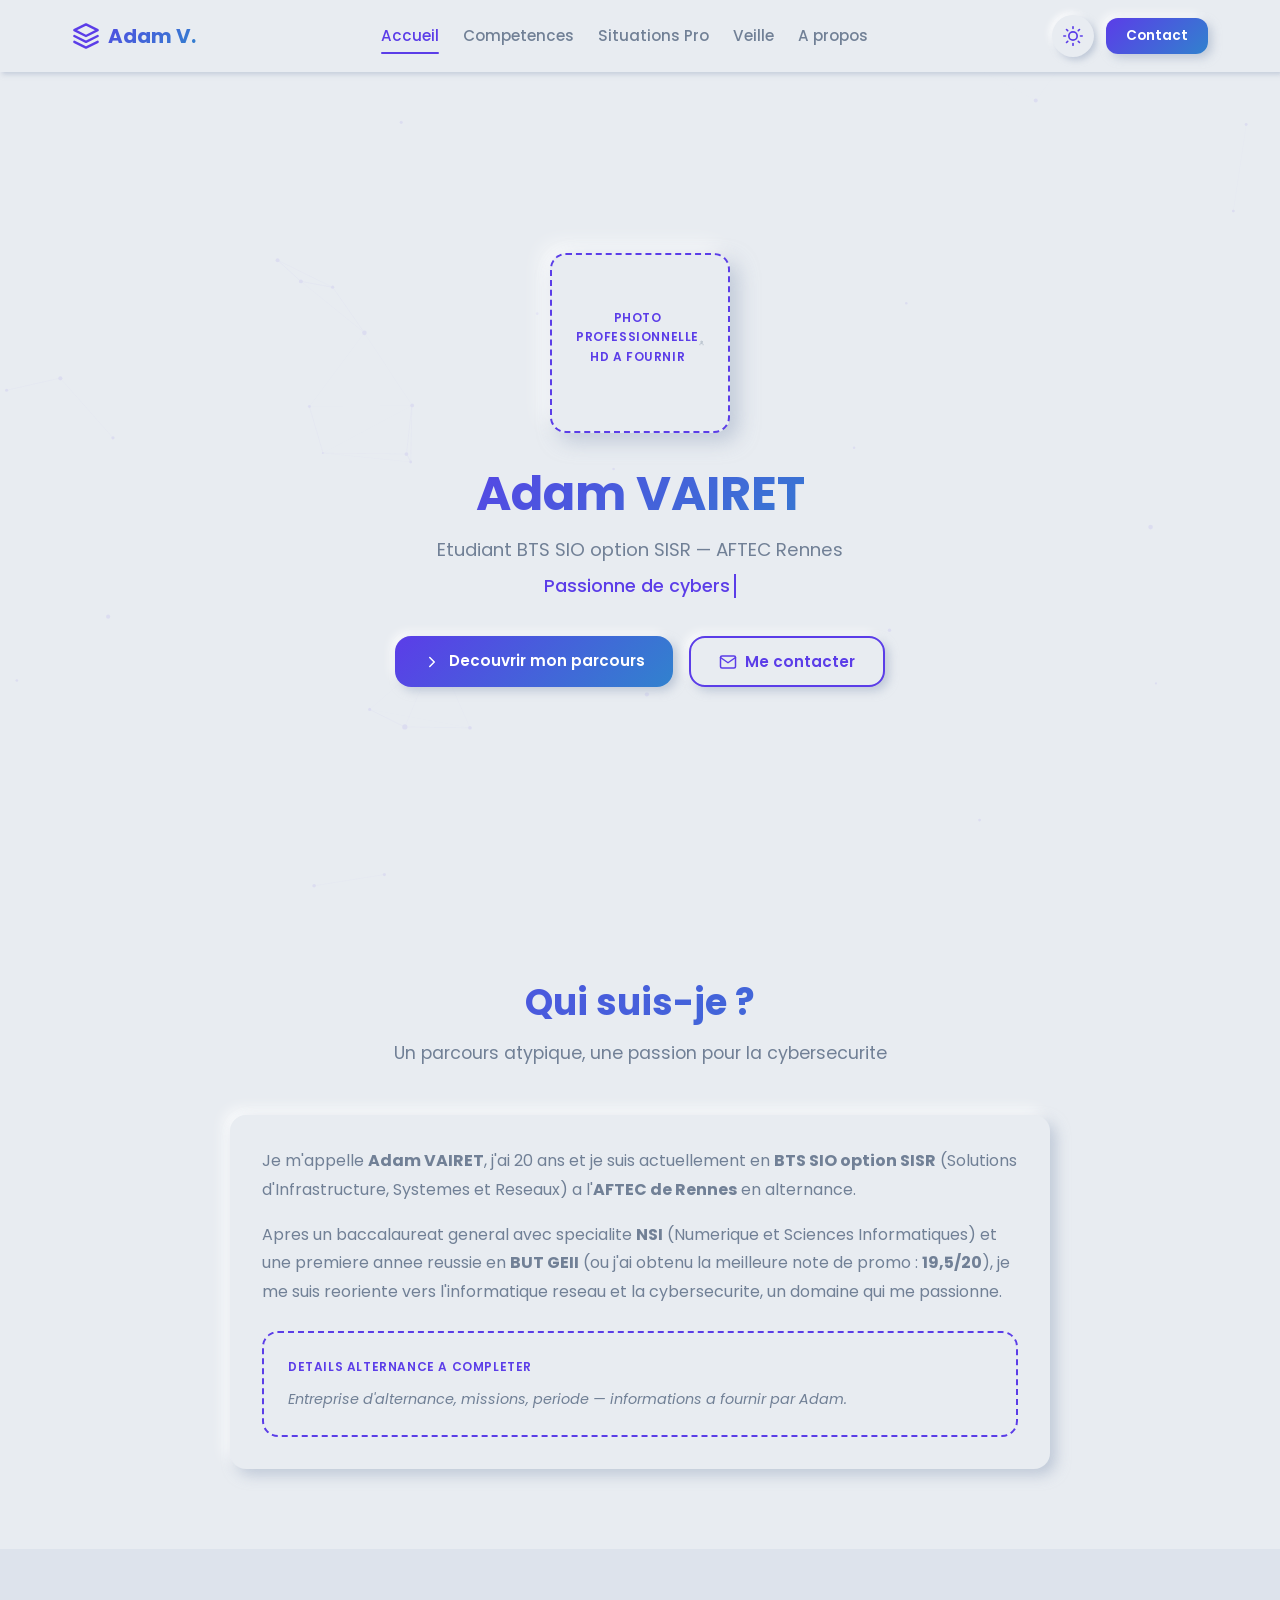
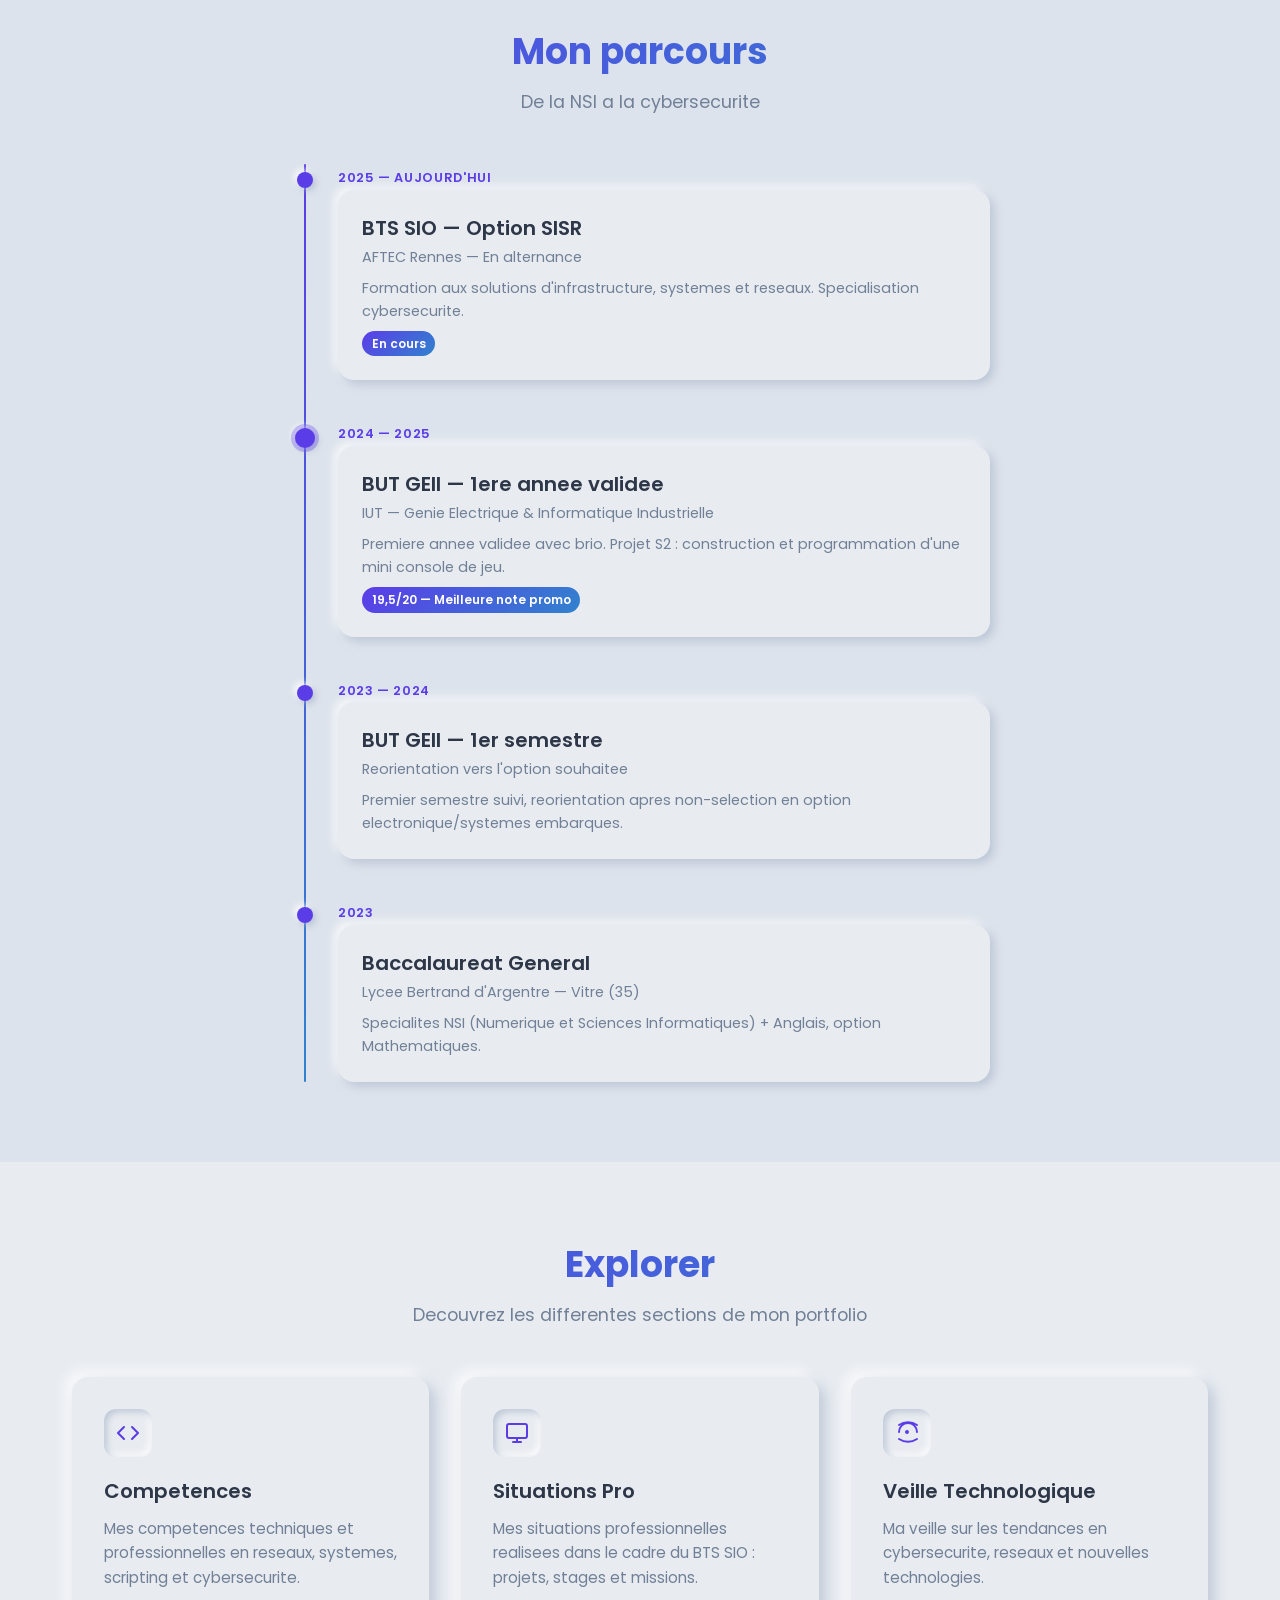
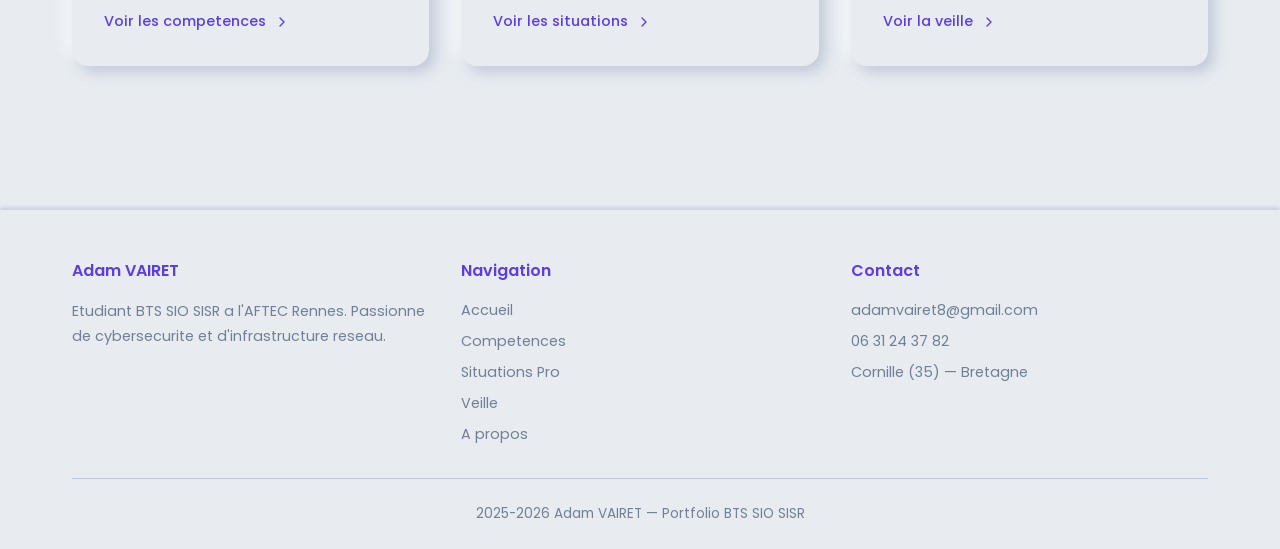
<file: index.html>
<!DOCTYPE html>
<html lang="fr" data-theme="dark">
<head>
  <meta charset="UTF-8">
  <meta name="viewport" content="width=device-width, initial-scale=1.0">
  <meta name="description" content="Portfolio d'Adam VAIRET — Etudiant BTS SIO SISR, passionne de cybersecurite. AFTEC Rennes 2025/2026.">
  <title>Adam VAIRET — Portfolio BTS SIO SISR</title>
  <link rel="stylesheet" href="assets/css/style.css">
  <link rel="icon" type="image/svg+xml" href="images/favicon.svg">
</head>
<body>

  <!-- Skip link accessibilite -->
  <a href="#main" class="skip-link">Aller au contenu principal</a>

  <!-- ========== NAVBAR ========== -->
  <nav class="navbar" role="navigation" aria-label="Navigation principale">
    <div class="nav-content">
      <a href="index.html" class="nav-logo">
        <svg viewBox="0 0 24 24" fill="none" stroke="currentColor" stroke-width="2" stroke-linecap="round" stroke-linejoin="round"><path d="M12 2L2 7l10 5 10-5-10-5z"/><path d="M2 17l10 5 10-5"/><path d="M2 12l10 5 10-5"/></svg>
        Adam V.
      </a>

      <div class="nav-links" id="nav-links">
        <a href="index.html" class="nav-link active">Accueil</a>
        <a href="html/competences.html" class="nav-link">Competences</a>
        <a href="html/situations.html" class="nav-link">Situations Pro</a>
        <a href="html/veille.html" class="nav-link">Veille</a>
        <a href="html/about.html" class="nav-link">A propos</a>
      </div>

      <div class="nav-actions">
        <button class="theme-toggle" aria-label="Changer de theme">
          <svg class="icon-sun" viewBox="0 0 24 24" fill="none" stroke="currentColor" stroke-width="2" stroke-linecap="round" stroke-linejoin="round"><circle cx="12" cy="12" r="5"/><line x1="12" y1="1" x2="12" y2="3"/><line x1="12" y1="21" x2="12" y2="23"/><line x1="4.22" y1="4.22" x2="5.64" y2="5.64"/><line x1="18.36" y1="18.36" x2="19.78" y2="19.78"/><line x1="1" y1="12" x2="3" y2="12"/><line x1="21" y1="12" x2="23" y2="12"/><line x1="4.22" y1="19.78" x2="5.64" y2="18.36"/><line x1="18.36" y1="5.64" x2="19.78" y2="4.22"/></svg>
          <svg class="icon-moon" viewBox="0 0 24 24" fill="none" stroke="currentColor" stroke-width="2" stroke-linecap="round" stroke-linejoin="round"><path d="M21 12.79A9 9 0 1111.21 3 7 7 0 0021 12.79z"/></svg>
        </button>
        <button class="btn btn-sm btn-primary" data-modal="contact">Contact</button>
        <button class="menu-toggle" aria-label="Ouvrir le menu" aria-expanded="false">
          <svg viewBox="0 0 24 24" fill="none" stroke="currentColor" stroke-width="2" stroke-linecap="round" stroke-linejoin="round"><line x1="3" y1="6" x2="21" y2="6"/><line x1="3" y1="12" x2="21" y2="12"/><line x1="3" y1="18" x2="21" y2="18"/></svg>
        </button>
      </div>
    </div>
  </nav>

  <!-- ========== CONTACT MODAL ========== -->
  <div class="modal-overlay" id="contact-modal" role="dialog" aria-modal="true" aria-label="Contact">
    <div class="modal">
      <div class="modal-header">
        <h2 class="gradient-text">Me contacter</h2>
        <button class="modal-close" aria-label="Fermer">
          <svg viewBox="0 0 24 24" fill="none" stroke="currentColor" stroke-width="2" stroke-linecap="round" stroke-linejoin="round"><line x1="18" y1="6" x2="6" y2="18"/><line x1="6" y1="6" x2="18" y2="18"/></svg>
        </button>
      </div>
      <ul class="contact-list">
        <li class="contact-item">
          <span class="contact-icon">
            <svg viewBox="0 0 24 24" fill="none" stroke="currentColor" stroke-width="2" stroke-linecap="round" stroke-linejoin="round"><path d="M22 16.92v3a2 2 0 01-2.18 2 19.79 19.79 0 01-8.63-3.07 19.5 19.5 0 01-6-6 19.79 19.79 0 01-3.07-8.67A2 2 0 014.11 2h3a2 2 0 012 1.72c.127.96.361 1.903.7 2.81a2 2 0 01-.45 2.11L8.09 9.91a16 16 0 006 6l1.27-1.27a2 2 0 012.11-.45c.907.339 1.85.573 2.81.7A2 2 0 0122 16.92z"/></svg>
          </span>
          <div class="contact-info">
            <h4>Telephone</h4>
            <p>06 31 24 37 82</p>
          </div>
        </li>
        <li class="contact-item">
          <span class="contact-icon">
            <svg viewBox="0 0 24 24" fill="none" stroke="currentColor" stroke-width="2" stroke-linecap="round" stroke-linejoin="round"><path d="M4 4h16c1.1 0 2 .9 2 2v12c0 1.1-.9 2-2 2H4c-1.1 0-2-.9-2-2V6c0-1.1.9-2 2-2z"/><polyline points="22,6 12,13 2,6"/></svg>
          </span>
          <div class="contact-info">
            <h4>Email</h4>
            <p>adamvairet8@gmail.com</p>
          </div>
        </li>
        <li class="contact-item">
          <span class="contact-icon">
            <svg viewBox="0 0 24 24" fill="none" stroke="currentColor" stroke-width="2" stroke-linecap="round" stroke-linejoin="round"><path d="M21 10c0 7-9 13-9 13s-9-6-9-13a9 9 0 0118 0z"/><circle cx="12" cy="10" r="3"/></svg>
          </span>
          <div class="contact-info">
            <h4>Localisation</h4>
            <p>Cornille (35) — Bretagne</p>
          </div>
        </li>
      </ul>
      <div class="social-links">
        <a href="#" class="social-link placeholder-badge" aria-label="LinkedIn">
          <svg viewBox="0 0 24 24" fill="none" stroke="currentColor" stroke-width="2" stroke-linecap="round" stroke-linejoin="round"><path d="M16 8a6 6 0 016 6v7h-4v-7a2 2 0 00-4 0v7h-4v-7a6 6 0 016-6z"/><rect x="2" y="9" width="4" height="12"/><circle cx="4" cy="4" r="2"/></svg>
          URL a fournir
        </a>
        <a href="#" class="social-link placeholder-badge" aria-label="GitHub">
          <svg viewBox="0 0 24 24" fill="none" stroke="currentColor" stroke-width="2" stroke-linecap="round" stroke-linejoin="round"><path d="M9 19c-5 1.5-5-2.5-7-3m14 6v-3.87a3.37 3.37 0 00-.94-2.61c3.14-.35 6.44-1.54 6.44-7A5.44 5.44 0 0020 4.77 5.07 5.07 0 0019.91 1S18.73.65 16 2.48a13.38 13.38 0 00-7 0C6.27.65 5.09 1 5.09 1A5.07 5.07 0 005 4.77a5.44 5.44 0 00-1.5 3.78c0 5.42 3.3 6.61 6.44 7A3.37 3.37 0 009 18.13V22"/></svg>
          URL a fournir
        </a>
      </div>
    </div>
  </div>

  <!-- ========== MAIN ========== -->
  <main id="main">

    <!-- Hero Section -->
    <section class="hero">
      <canvas id="particles-canvas"></canvas>
      <div class="hero-content animate-on-scroll">
        <div class="hero-photo placeholder" data-missing="Photo professionnelle HD a fournir">
          <svg viewBox="0 0 24 24" fill="none" stroke="currentColor" stroke-width="1.5" stroke-linecap="round" stroke-linejoin="round" width="64" height="64"><path d="M20 21v-2a4 4 0 00-4-4H8a4 4 0 00-4 4v2"/><circle cx="12" cy="7" r="4"/></svg>
        </div>
        <h1 class="hero-title gradient-text">Adam VAIRET</h1>
        <p class="hero-subtitle">Etudiant BTS SIO option SISR — AFTEC Rennes</p>
        <div class="typewriter-container">
          <span class="typewriter" data-texts="Passionne de cybersecurite|Infrastructure & Reseaux|En alternance BTS SIO SISR"></span>
        </div>
        <div class="hero-cta">
          <a href="html/competences.html" class="btn btn-primary">
            <svg viewBox="0 0 24 24" fill="none" stroke="currentColor" stroke-width="2" stroke-linecap="round" stroke-linejoin="round"><polyline points="9 18 15 12 9 6"/></svg>
            Decouvrir mon parcours
          </a>
          <button class="btn btn-outline" data-modal="contact">
            <svg viewBox="0 0 24 24" fill="none" stroke="currentColor" stroke-width="2" stroke-linecap="round" stroke-linejoin="round"><path d="M4 4h16c1.1 0 2 .9 2 2v12c0 1.1-.9 2-2 2H4c-1.1 0-2-.9-2-2V6c0-1.1.9-2 2-2z"/><polyline points="22,6 12,13 2,6"/></svg>
            Me contacter
          </button>
        </div>
      </div>
    </section>

    <!-- Presentation -->
    <section class="section">
      <div class="container">
        <div class="section-header animate-on-scroll">
          <h2 class="gradient-text">Qui suis-je ?</h2>
          <p>Un parcours atypique, une passion pour la cybersecurite</p>
        </div>
        <div class="animate-on-scroll" style="max-width: 820px; margin: 0 auto;">
          <div class="neo-raised" style="padding: 2rem;">
            <p class="bio-text">
              Je m'appelle <strong>Adam VAIRET</strong>, j'ai 20 ans et je suis actuellement en <strong>BTS SIO option SISR</strong> (Solutions d'Infrastructure, Systemes et Reseaux) a l'<strong>AFTEC de Rennes</strong> en alternance.
            </p>
            <p class="bio-text" style="margin-top: 1rem;">
              Apres un baccalaureat general avec specialite <strong>NSI</strong> (Numerique et Sciences Informatiques) et une premiere annee reussie en <strong>BUT GEII</strong> (ou j'ai obtenu la meilleure note de promo : <strong>19,5/20</strong>), je me suis reoriente vers l'informatique reseau et la cybersecurite, un domaine qui me passionne.
            </p>
            <div class="placeholder" data-missing="Details alternance a completer" style="margin-top: 1.5rem;">
              <p class="placeholder-text">Entreprise d'alternance, missions, periode — informations a fournir par Adam.</p>
            </div>
          </div>
        </div>
      </div>
    </section>

    <!-- Timeline parcours -->
    <section class="section" style="background: var(--bg-alt); transition: background-color var(--transition-speed) ease;">
      <div class="container">
        <div class="section-header animate-on-scroll">
          <h2 class="gradient-text">Mon parcours</h2>
          <p>De la NSI a la cybersecurite</p>
        </div>
        <div class="timeline">
          <div class="timeline-item animate-on-scroll">
            <div class="timeline-dot"></div>
            <span class="timeline-date">2025 — Aujourd'hui</span>
            <div class="timeline-content">
              <h3>BTS SIO — Option SISR</h3>
              <p class="subtitle">AFTEC Rennes — En alternance</p>
              <p>Formation aux solutions d'infrastructure, systemes et reseaux. Specialisation cybersecurite.</p>
              <span class="timeline-badge">En cours</span>
            </div>
          </div>
          <div class="timeline-item animate-on-scroll">
            <div class="timeline-dot highlight"></div>
            <span class="timeline-date">2024 — 2025</span>
            <div class="timeline-content">
              <h3>BUT GEII — 1ere annee validee</h3>
              <p class="subtitle">IUT — Genie Electrique & Informatique Industrielle</p>
              <p>Premiere annee validee avec brio. Projet S2 : construction et programmation d'une mini console de jeu.</p>
              <span class="timeline-badge">19,5/20 — Meilleure note promo</span>
            </div>
          </div>
          <div class="timeline-item animate-on-scroll">
            <div class="timeline-dot"></div>
            <span class="timeline-date">2023 — 2024</span>
            <div class="timeline-content">
              <h3>BUT GEII — 1er semestre</h3>
              <p class="subtitle">Reorientation vers l'option souhaitee</p>
              <p>Premier semestre suivi, reorientation apres non-selection en option electronique/systemes embarques.</p>
            </div>
          </div>
          <div class="timeline-item animate-on-scroll">
            <div class="timeline-dot"></div>
            <span class="timeline-date">2023</span>
            <div class="timeline-content">
              <h3>Baccalaureat General</h3>
              <p class="subtitle">Lycee Bertrand d'Argentre — Vitre (35)</p>
              <p>Specialites NSI (Numerique et Sciences Informatiques) + Anglais, option Mathematiques.</p>
            </div>
          </div>
        </div>
      </div>
    </section>

    <!-- Cards apercu -->
    <section class="section">
      <div class="container">
        <div class="section-header animate-on-scroll">
          <h2 class="gradient-text">Explorer</h2>
          <p>Decouvrez les differentes sections de mon portfolio</p>
        </div>
        <div class="cards-grid">
          <a href="html/competences.html" class="card animate-on-scroll">
            <div class="card-icon">
              <svg viewBox="0 0 24 24" fill="none" stroke="currentColor" stroke-width="2" stroke-linecap="round" stroke-linejoin="round"><polyline points="16 18 22 12 16 6"/><polyline points="8 6 2 12 8 18"/></svg>
            </div>
            <h3 class="card-title">Competences</h3>
            <p class="card-text">Mes competences techniques et professionnelles en reseaux, systemes, scripting et cybersecurite.</p>
            <span class="card-link">Voir les competences
              <svg viewBox="0 0 24 24" fill="none" stroke="currentColor" stroke-width="2" stroke-linecap="round" stroke-linejoin="round"><polyline points="9 18 15 12 9 6"/></svg>
            </span>
          </a>
          <a href="html/situations.html" class="card animate-on-scroll">
            <div class="card-icon">
              <svg viewBox="0 0 24 24" fill="none" stroke="currentColor" stroke-width="2" stroke-linecap="round" stroke-linejoin="round"><rect x="2" y="3" width="20" height="14" rx="2" ry="2"/><line x1="8" y1="21" x2="16" y2="21"/><line x1="12" y1="17" x2="12" y2="21"/></svg>
            </div>
            <h3 class="card-title">Situations Pro</h3>
            <p class="card-text">Mes situations professionnelles realisees dans le cadre du BTS SIO : projets, stages et missions.</p>
            <span class="card-link">Voir les situations
              <svg viewBox="0 0 24 24" fill="none" stroke="currentColor" stroke-width="2" stroke-linecap="round" stroke-linejoin="round"><polyline points="9 18 15 12 9 6"/></svg>
            </span>
          </a>
          <a href="html/veille.html" class="card animate-on-scroll">
            <div class="card-icon">
              <svg viewBox="0 0 24 24" fill="none" stroke="currentColor" stroke-width="2" stroke-linecap="round" stroke-linejoin="round"><path d="M4 11a9 9 0 0118 0"/><path d="M4 4a16 16 0 0118 0"/><path d="M4 18a16 16 0 0018 0"/><circle cx="12" cy="11" r="1"/></svg>
            </div>
            <h3 class="card-title">Veille Technologique</h3>
            <p class="card-text">Ma veille sur les tendances en cybersecurite, reseaux et nouvelles technologies.</p>
            <span class="card-link">Voir la veille
              <svg viewBox="0 0 24 24" fill="none" stroke="currentColor" stroke-width="2" stroke-linecap="round" stroke-linejoin="round"><polyline points="9 18 15 12 9 6"/></svg>
            </span>
          </a>
        </div>
      </div>
    </section>

  </main>

  <!-- ========== FOOTER ========== -->
  <footer class="footer">
    <div class="container">
      <div class="footer-content">
        <div class="footer-section">
          <h4>Adam VAIRET</h4>
          <p>Etudiant BTS SIO SISR a l'AFTEC Rennes. Passionne de cybersecurite et d'infrastructure reseau.</p>
        </div>
        <div class="footer-section">
          <h4>Navigation</h4>
          <div class="footer-links">
            <a href="index.html">Accueil</a>
            <a href="html/competences.html">Competences</a>
            <a href="html/situations.html">Situations Pro</a>
            <a href="html/veille.html">Veille</a>
            <a href="html/about.html">A propos</a>
          </div>
        </div>
        <div class="footer-section">
          <h4>Contact</h4>
          <div class="footer-links">
            <a href="mailto:adamvairet8@gmail.com">adamvairet8@gmail.com</a>
            <a href="tel:+33631243782">06 31 24 37 82</a>
            <span style="color: var(--text-secondary); font-size: 0.9rem;">Cornille (35) — Bretagne</span>
          </div>
        </div>
      </div>
      <div class="footer-bottom">
        <p>2025-2026 Adam VAIRET — Portfolio BTS SIO SISR</p>
      </div>
    </div>
  </footer>

  <script src="assets/js/main.js"></script>
</body>
</html>
</file>
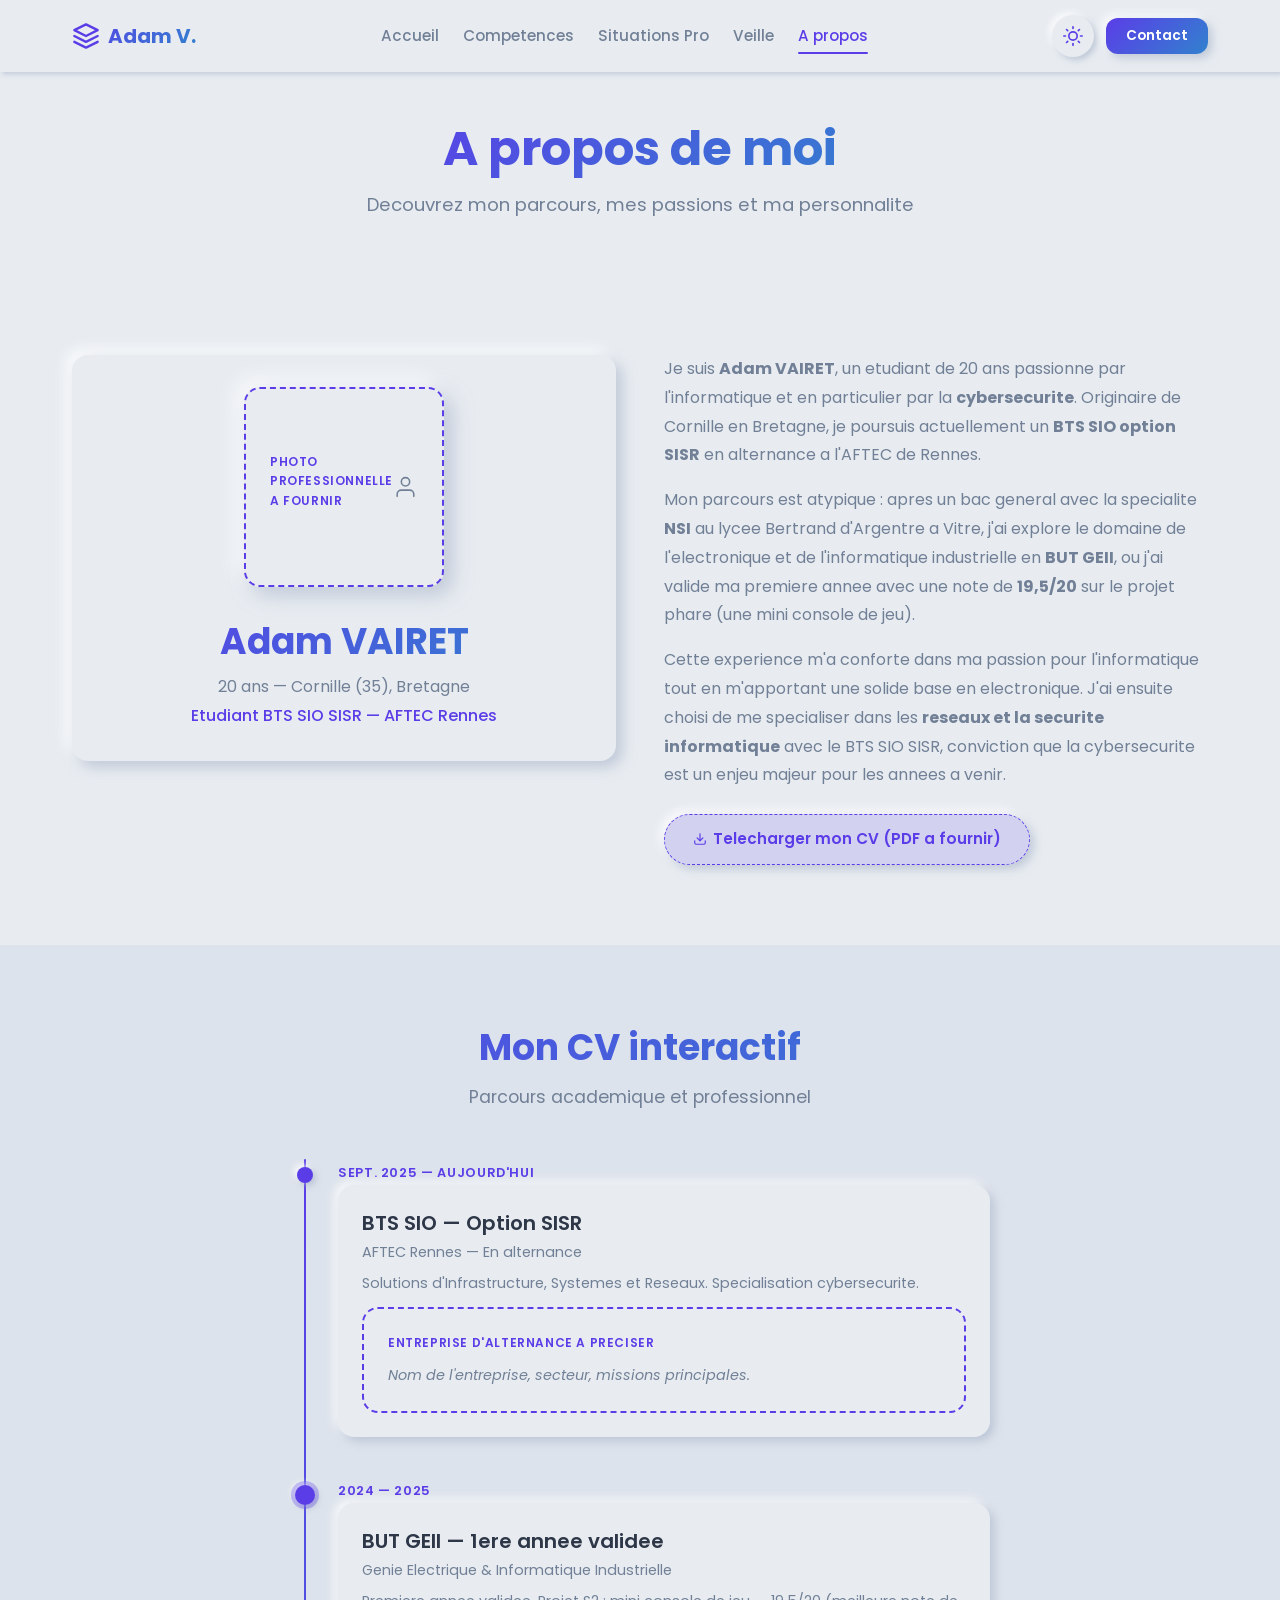
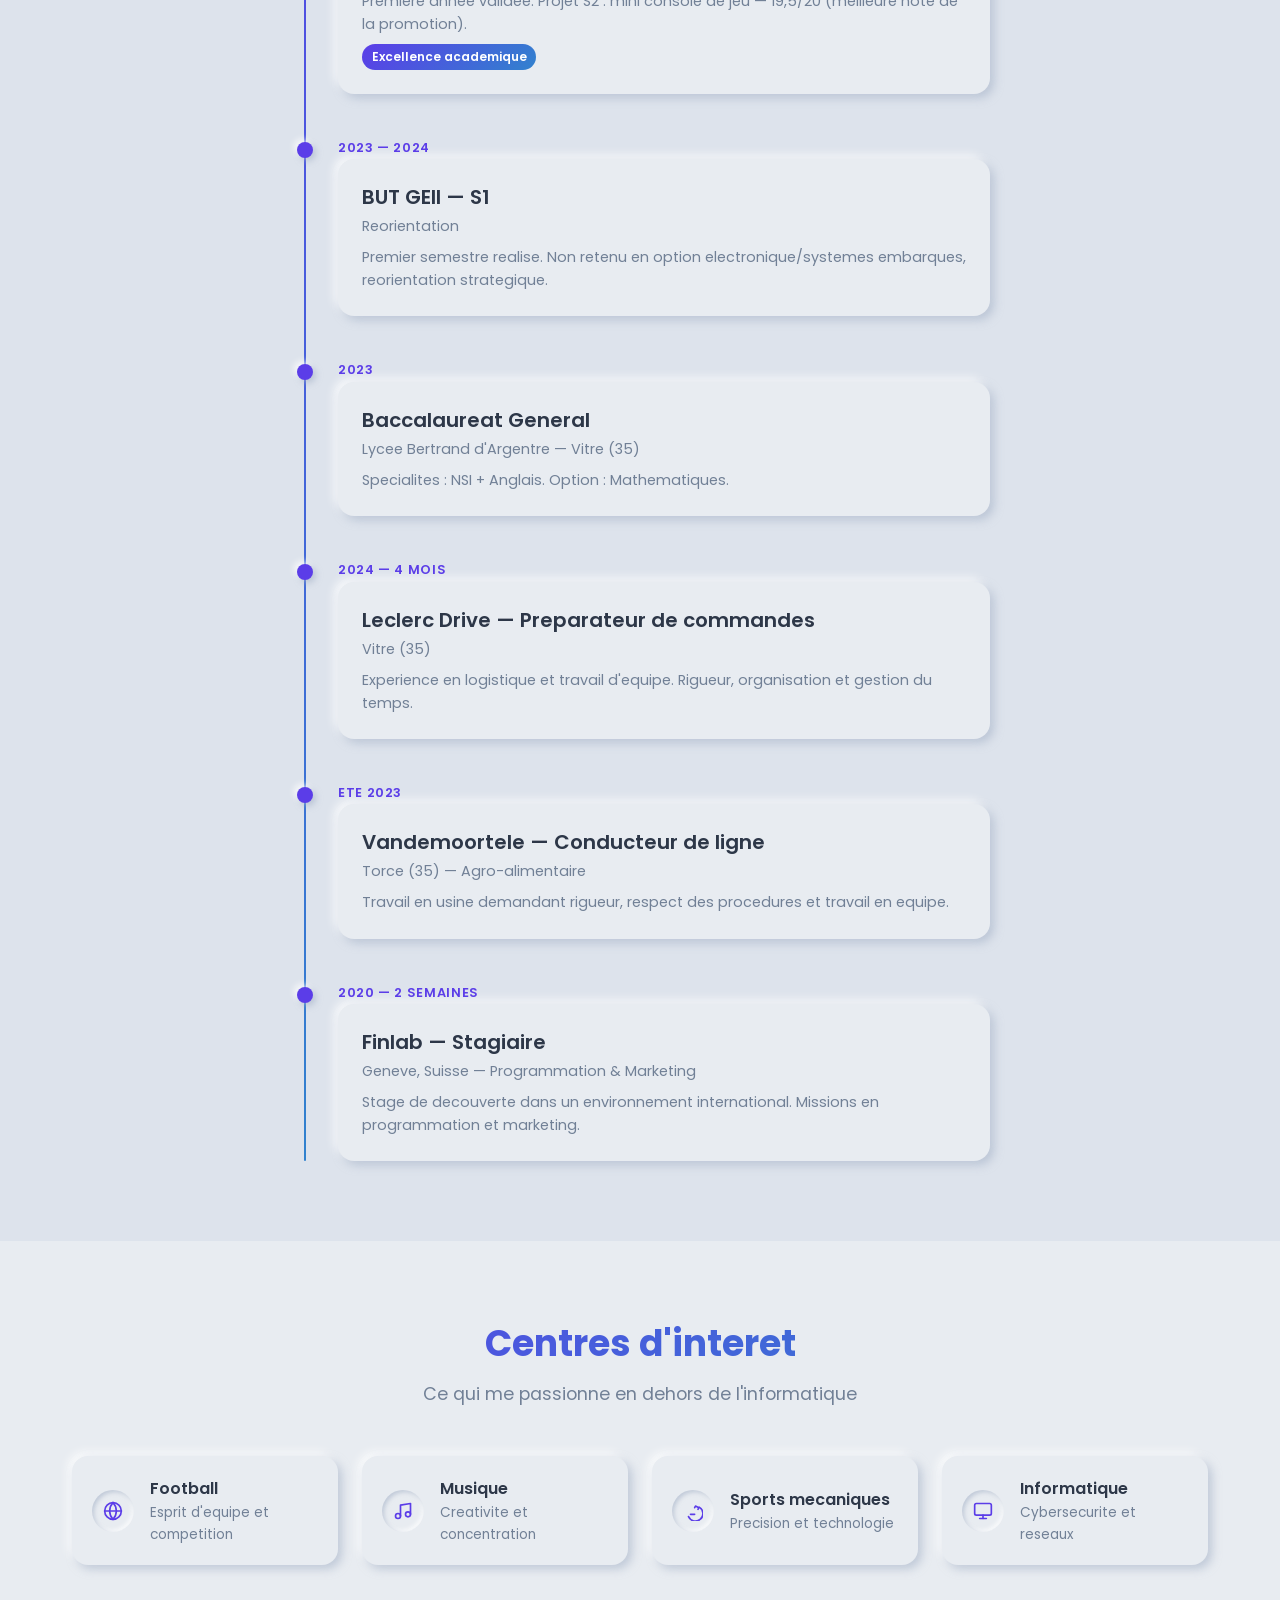
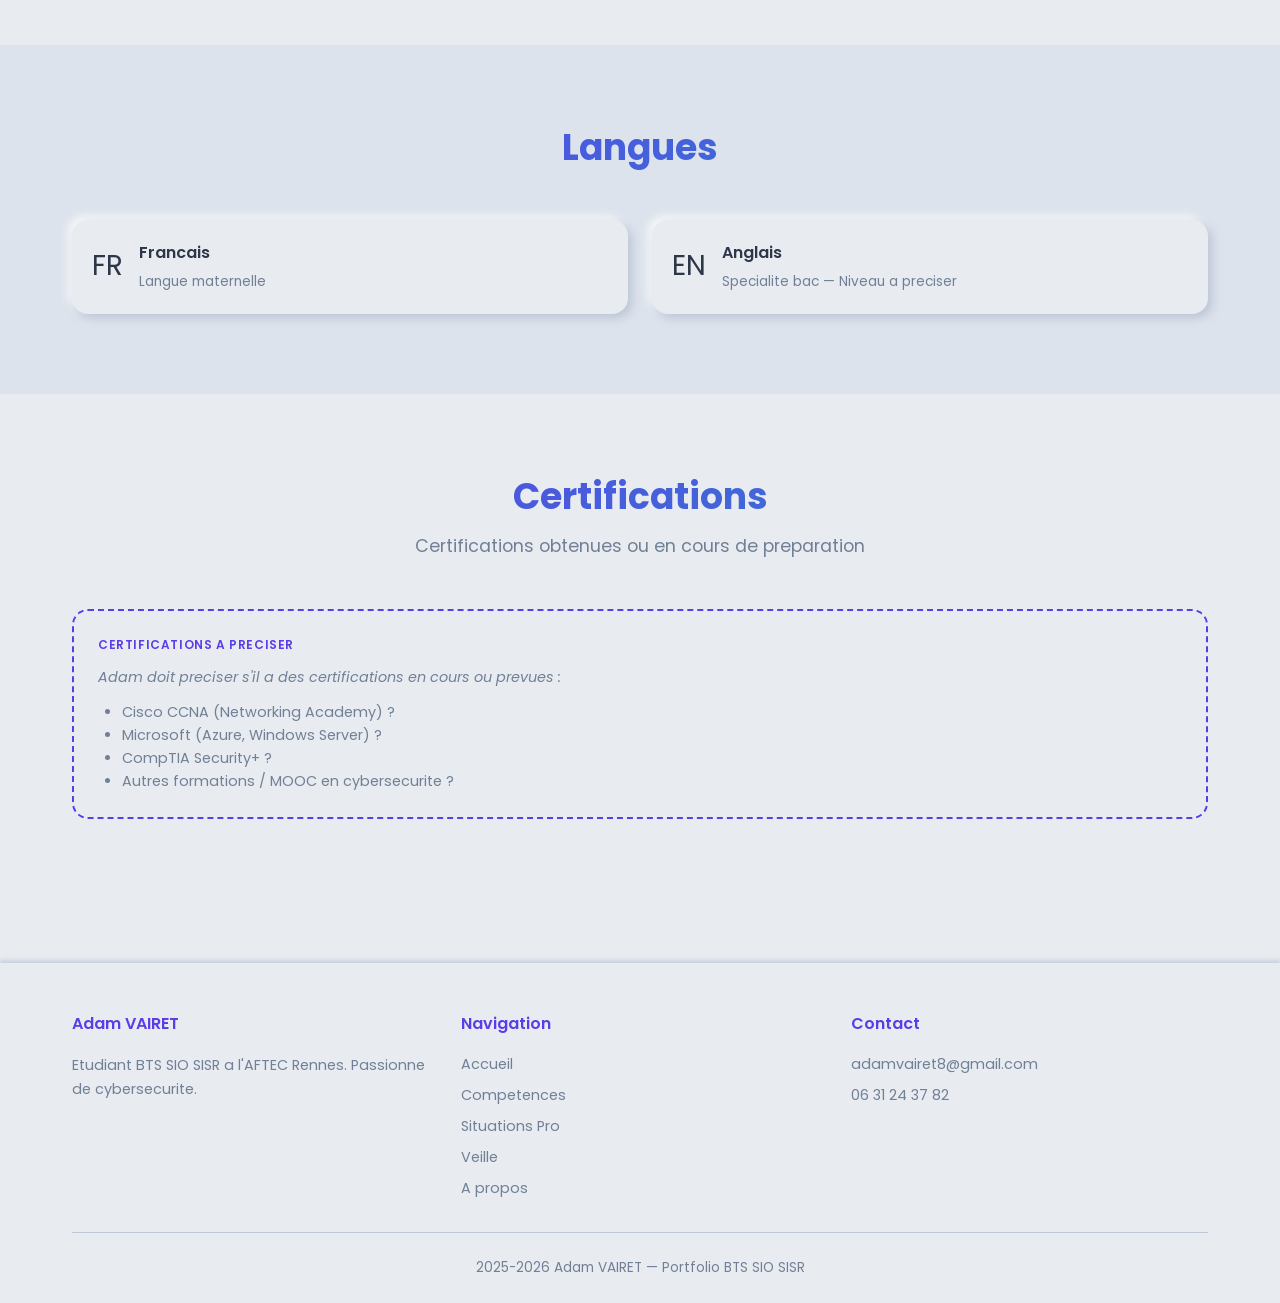
<file: html/about.html>
<!DOCTYPE html>
<html lang="fr" data-theme="dark">
<head>
  <meta charset="UTF-8">
  <meta name="viewport" content="width=device-width, initial-scale=1.0">
  <meta name="description" content="A propos d'Adam VAIRET — Parcours, centres d'interet et CV interactif. BTS SIO SISR.">
  <title>A propos — Adam VAIRET</title>
  <link rel="stylesheet" href="../assets/css/style.css">
  <link rel="icon" type="image/svg+xml" href="../images/favicon.svg">
</head>
<body>

  <a href="#main" class="skip-link">Aller au contenu principal</a>

  <!-- NAVBAR -->
  <nav class="navbar" role="navigation" aria-label="Navigation principale">
    <div class="nav-content">
      <a href="../index.html" class="nav-logo">
        <svg viewBox="0 0 24 24" fill="none" stroke="currentColor" stroke-width="2" stroke-linecap="round" stroke-linejoin="round"><path d="M12 2L2 7l10 5 10-5-10-5z"/><path d="M2 17l10 5 10-5"/><path d="M2 12l10 5 10-5"/></svg>
        Adam V.
      </a>
      <div class="nav-links" id="nav-links">
        <a href="../index.html" class="nav-link">Accueil</a>
        <a href="competences.html" class="nav-link">Competences</a>
        <a href="situations.html" class="nav-link">Situations Pro</a>
        <a href="veille.html" class="nav-link">Veille</a>
        <a href="about.html" class="nav-link active">A propos</a>
      </div>
      <div class="nav-actions">
        <button class="theme-toggle" aria-label="Changer de theme">
          <svg class="icon-sun" viewBox="0 0 24 24" fill="none" stroke="currentColor" stroke-width="2" stroke-linecap="round" stroke-linejoin="round"><circle cx="12" cy="12" r="5"/><line x1="12" y1="1" x2="12" y2="3"/><line x1="12" y1="21" x2="12" y2="23"/><line x1="4.22" y1="4.22" x2="5.64" y2="5.64"/><line x1="18.36" y1="18.36" x2="19.78" y2="19.78"/><line x1="1" y1="12" x2="3" y2="12"/><line x1="21" y1="12" x2="23" y2="12"/><line x1="4.22" y1="19.78" x2="5.64" y2="18.36"/><line x1="18.36" y1="5.64" x2="19.78" y2="4.22"/></svg>
          <svg class="icon-moon" viewBox="0 0 24 24" fill="none" stroke="currentColor" stroke-width="2" stroke-linecap="round" stroke-linejoin="round"><path d="M21 12.79A9 9 0 1111.21 3 7 7 0 0021 12.79z"/></svg>
        </button>
        <button class="btn btn-sm btn-primary" data-modal="contact">Contact</button>
        <button class="menu-toggle" aria-label="Ouvrir le menu" aria-expanded="false">
          <svg viewBox="0 0 24 24" fill="none" stroke="currentColor" stroke-width="2" stroke-linecap="round" stroke-linejoin="round"><line x1="3" y1="6" x2="21" y2="6"/><line x1="3" y1="12" x2="21" y2="12"/><line x1="3" y1="18" x2="21" y2="18"/></svg>
        </button>
      </div>
    </div>
  </nav>

  <!-- Contact Modal -->
  <div class="modal-overlay" id="contact-modal" role="dialog" aria-modal="true" aria-label="Contact">
    <div class="modal">
      <div class="modal-header">
        <h2 class="gradient-text">Me contacter</h2>
        <button class="modal-close" aria-label="Fermer">
          <svg viewBox="0 0 24 24" fill="none" stroke="currentColor" stroke-width="2" stroke-linecap="round" stroke-linejoin="round"><line x1="18" y1="6" x2="6" y2="18"/><line x1="6" y1="6" x2="18" y2="18"/></svg>
        </button>
      </div>
      <ul class="contact-list">
        <li class="contact-item">
          <span class="contact-icon"><svg viewBox="0 0 24 24" fill="none" stroke="currentColor" stroke-width="2" stroke-linecap="round" stroke-linejoin="round"><path d="M22 16.92v3a2 2 0 01-2.18 2 19.79 19.79 0 01-8.63-3.07 19.5 19.5 0 01-6-6 19.79 19.79 0 01-3.07-8.67A2 2 0 014.11 2h3a2 2 0 012 1.72c.127.96.361 1.903.7 2.81a2 2 0 01-.45 2.11L8.09 9.91a16 16 0 006 6l1.27-1.27a2 2 0 012.11-.45c.907.339 1.85.573 2.81.7A2 2 0 0122 16.92z"/></svg></span>
          <div class="contact-info"><h4>Telephone</h4><p>06 31 24 37 82</p></div>
        </li>
        <li class="contact-item">
          <span class="contact-icon"><svg viewBox="0 0 24 24" fill="none" stroke="currentColor" stroke-width="2" stroke-linecap="round" stroke-linejoin="round"><path d="M4 4h16c1.1 0 2 .9 2 2v12c0 1.1-.9 2-2 2H4c-1.1 0-2-.9-2-2V6c0-1.1.9-2 2-2z"/><polyline points="22,6 12,13 2,6"/></svg></span>
          <div class="contact-info"><h4>Email</h4><p>adamvairet8@gmail.com</p></div>
        </li>
        <li class="contact-item">
          <span class="contact-icon"><svg viewBox="0 0 24 24" fill="none" stroke="currentColor" stroke-width="2" stroke-linecap="round" stroke-linejoin="round"><path d="M21 10c0 7-9 13-9 13s-9-6-9-13a9 9 0 0118 0z"/><circle cx="12" cy="10" r="3"/></svg></span>
          <div class="contact-info"><h4>Localisation</h4><p>Cornille (35) — Bretagne</p></div>
        </li>
      </ul>
    </div>
  </div>

  <!-- MAIN -->
  <main id="main">

    <!-- Hero -->
    <section class="hero hero-page">
      <div class="hero-content animate-on-scroll">
        <h1 class="hero-title gradient-text">A propos de moi</h1>
        <p class="hero-subtitle">Decouvrez mon parcours, mes passions et ma personnalite</p>
      </div>
    </section>

    <!-- Bio + Photo -->
    <section class="section">
      <div class="container">
        <div class="two-col">
          <div class="animate-on-scroll">
            <div class="neo-raised" style="padding: 2rem;">
              <div class="hero-photo placeholder" data-missing="Photo professionnelle a fournir" style="margin: 0 auto 2rem; width: 200px; height: 200px;">
                <svg viewBox="0 0 24 24" fill="none" stroke="currentColor" stroke-width="1.5" stroke-linecap="round" stroke-linejoin="round" width="64" height="64"><path d="M20 21v-2a4 4 0 00-4-4H8a4 4 0 00-4 4v2"/><circle cx="12" cy="7" r="4"/></svg>
              </div>
              <div style="text-align: center;">
                <h2 class="gradient-text" style="margin-bottom: 0.5rem;">Adam VAIRET</h2>
                <p style="color: var(--text-secondary);">20 ans — Cornille (35), Bretagne</p>
                <p style="color: var(--accent); font-weight: 500; margin-top: 0.25rem;">Etudiant BTS SIO SISR — AFTEC Rennes</p>
              </div>
            </div>
          </div>
          <div class="animate-on-scroll">
            <div class="bio-text">
              <p>
                Je suis <strong>Adam VAIRET</strong>, un etudiant de 20 ans passionne par l'informatique et en particulier par la <strong>cybersecurite</strong>. Originaire de Cornille en Bretagne, je poursuis actuellement un <strong>BTS SIO option SISR</strong> en alternance a l'AFTEC de Rennes.
              </p>
              <p>
                Mon parcours est atypique : apres un bac general avec la specialite <strong>NSI</strong> au lycee Bertrand d'Argentre a Vitre, j'ai explore le domaine de l'electronique et de l'informatique industrielle en <strong>BUT GEII</strong>, ou j'ai valide ma premiere annee avec une note de <strong>19,5/20</strong> sur le projet phare (une mini console de jeu).
              </p>
              <p>
                Cette experience m'a conforte dans ma passion pour l'informatique tout en m'apportant une solide base en electronique. J'ai ensuite choisi de me specialiser dans les <strong>reseaux et la securite informatique</strong> avec le BTS SIO SISR, conviction que la cybersecurite est un enjeu majeur pour les annees a venir.
              </p>
            </div>
            <div style="margin-top: 1.5rem;">
              <a href="#" class="btn btn-primary placeholder-badge" style="padding: 0.75rem 1.75rem; font-size: 0.95rem;">
                <svg viewBox="0 0 24 24" fill="none" stroke="currentColor" stroke-width="2" stroke-linecap="round" stroke-linejoin="round" width="18" height="18"><path d="M21 15v4a2 2 0 01-2 2H5a2 2 0 01-2-2v-4"/><polyline points="7 10 12 15 17 10"/><line x1="12" y1="15" x2="12" y2="3"/></svg>
                Telecharger mon CV (PDF a fournir)
              </a>
            </div>
          </div>
        </div>
      </div>
    </section>

    <!-- CV Interactif (Timeline) -->
    <section class="section" style="background: var(--bg-alt); transition: background-color var(--transition-speed) ease;">
      <div class="container">
        <div class="section-header animate-on-scroll">
          <h2 class="gradient-text">Mon CV interactif</h2>
          <p>Parcours academique et professionnel</p>
        </div>

        <div class="timeline">
          <!-- Formation -->
          <div class="timeline-item animate-on-scroll">
            <div class="timeline-dot"></div>
            <span class="timeline-date">Sept. 2025 — Aujourd'hui</span>
            <div class="timeline-content">
              <h3>BTS SIO — Option SISR</h3>
              <p class="subtitle">AFTEC Rennes — En alternance</p>
              <p>Solutions d'Infrastructure, Systemes et Reseaux. Specialisation cybersecurite.</p>
              <div class="placeholder" data-missing="Entreprise d'alternance a preciser" style="margin-top: 0.75rem;">
                <p class="placeholder-text">Nom de l'entreprise, secteur, missions principales.</p>
              </div>
            </div>
          </div>

          <div class="timeline-item animate-on-scroll">
            <div class="timeline-dot highlight"></div>
            <span class="timeline-date">2024 — 2025</span>
            <div class="timeline-content">
              <h3>BUT GEII — 1ere annee validee</h3>
              <p class="subtitle">Genie Electrique & Informatique Industrielle</p>
              <p>Premiere annee validee. Projet S2 : mini console de jeu — 19,5/20 (meilleure note de la promotion).</p>
              <span class="timeline-badge">Excellence academique</span>
            </div>
          </div>

          <div class="timeline-item animate-on-scroll">
            <div class="timeline-dot"></div>
            <span class="timeline-date">2023 — 2024</span>
            <div class="timeline-content">
              <h3>BUT GEII — S1</h3>
              <p class="subtitle">Reorientation</p>
              <p>Premier semestre realise. Non retenu en option electronique/systemes embarques, reorientation strategique.</p>
            </div>
          </div>

          <div class="timeline-item animate-on-scroll">
            <div class="timeline-dot"></div>
            <span class="timeline-date">2023</span>
            <div class="timeline-content">
              <h3>Baccalaureat General</h3>
              <p class="subtitle">Lycee Bertrand d'Argentre — Vitre (35)</p>
              <p>Specialites : NSI + Anglais. Option : Mathematiques.</p>
            </div>
          </div>

          <!-- Experiences pro -->
          <div class="timeline-item animate-on-scroll">
            <div class="timeline-dot"></div>
            <span class="timeline-date">2024 — 4 mois</span>
            <div class="timeline-content">
              <h3>Leclerc Drive — Preparateur de commandes</h3>
              <p class="subtitle">Vitre (35)</p>
              <p>Experience en logistique et travail d'equipe. Rigueur, organisation et gestion du temps.</p>
            </div>
          </div>

          <div class="timeline-item animate-on-scroll">
            <div class="timeline-dot"></div>
            <span class="timeline-date">Ete 2023</span>
            <div class="timeline-content">
              <h3>Vandemoortele — Conducteur de ligne</h3>
              <p class="subtitle">Torce (35) — Agro-alimentaire</p>
              <p>Travail en usine demandant rigueur, respect des procedures et travail en equipe.</p>
            </div>
          </div>

          <div class="timeline-item animate-on-scroll">
            <div class="timeline-dot"></div>
            <span class="timeline-date">2020 — 2 semaines</span>
            <div class="timeline-content">
              <h3>Finlab — Stagiaire</h3>
              <p class="subtitle">Geneve, Suisse — Programmation & Marketing</p>
              <p>Stage de decouverte dans un environnement international. Missions en programmation et marketing.</p>
            </div>
          </div>
        </div>
      </div>
    </section>

    <!-- Centres d'interet -->
    <section class="section">
      <div class="container">
        <div class="section-header animate-on-scroll">
          <h2 class="gradient-text">Centres d'interet</h2>
          <p>Ce qui me passionne en dehors de l'informatique</p>
        </div>

        <div class="interests-grid">
          <div class="interest-item animate-on-scroll">
            <div class="interest-icon">
              <svg viewBox="0 0 24 24" fill="none" stroke="currentColor" stroke-width="2" stroke-linecap="round" stroke-linejoin="round"><circle cx="12" cy="12" r="10"/><path d="M12 2a14.5 14.5 0 000 20 14.5 14.5 0 000-20"/><path d="M2 12h20"/></svg>
            </div>
            <div>
              <h4>Football</h4>
              <p style="color: var(--text-secondary); font-size: 0.85rem;">Esprit d'equipe et competition</p>
            </div>
          </div>
          <div class="interest-item animate-on-scroll">
            <div class="interest-icon">
              <svg viewBox="0 0 24 24" fill="none" stroke="currentColor" stroke-width="2" stroke-linecap="round" stroke-linejoin="round"><path d="M9 18V5l12-2v13"/><circle cx="6" cy="18" r="3"/><circle cx="18" cy="16" r="3"/></svg>
            </div>
            <div>
              <h4>Musique</h4>
              <p style="color: var(--text-secondary); font-size: 0.85rem;">Creativite et concentration</p>
            </div>
          </div>
          <div class="interest-item animate-on-scroll">
            <div class="interest-icon">
              <svg viewBox="0 0 24 24" fill="none" stroke="currentColor" stroke-width="2" stroke-linecap="round" stroke-linejoin="round"><path d="M14 16H9m10.37-8.63A9 9 0 116.63 18.74"/><path d="M14 8l1-2 4 2-1 2"/></svg>
            </div>
            <div>
              <h4>Sports mecaniques</h4>
              <p style="color: var(--text-secondary); font-size: 0.85rem;">Precision et technologie</p>
            </div>
          </div>
          <div class="interest-item animate-on-scroll">
            <div class="interest-icon">
              <svg viewBox="0 0 24 24" fill="none" stroke="currentColor" stroke-width="2" stroke-linecap="round" stroke-linejoin="round"><rect x="2" y="3" width="20" height="14" rx="2" ry="2"/><line x1="8" y1="21" x2="16" y2="21"/><line x1="12" y1="17" x2="12" y2="21"/></svg>
            </div>
            <div>
              <h4>Informatique</h4>
              <p style="color: var(--text-secondary); font-size: 0.85rem;">Cybersecurite et reseaux</p>
            </div>
          </div>
        </div>
      </div>
    </section>

    <!-- Langues -->
    <section class="section" style="background: var(--bg-alt); transition: background-color var(--transition-speed) ease;">
      <div class="container">
        <div class="section-header animate-on-scroll">
          <h2 class="gradient-text">Langues</h2>
        </div>

        <div class="lang-grid">
          <div class="lang-item animate-on-scroll">
            <span class="lang-flag" role="img" aria-label="Francais">FR</span>
            <div class="lang-info">
              <h4>Francais</h4>
              <span>Langue maternelle</span>
            </div>
          </div>
          <div class="lang-item animate-on-scroll">
            <span class="lang-flag" role="img" aria-label="Anglais">EN</span>
            <div class="lang-info">
              <h4>Anglais</h4>
              <span>Specialite bac — Niveau a preciser</span>
            </div>
          </div>
        </div>
      </div>
    </section>

    <!-- Certifications -->
    <section class="section">
      <div class="container">
        <div class="section-header animate-on-scroll">
          <h2 class="gradient-text">Certifications</h2>
          <p>Certifications obtenues ou en cours de preparation</p>
        </div>

        <div class="placeholder animate-on-scroll" data-missing="Certifications a preciser">
          <p class="placeholder-text">Adam doit preciser s'il a des certifications en cours ou prevues :</p>
          <ul style="color: var(--text-secondary); font-size: 0.9rem; margin-top: 0.75rem; padding-left: 1.5rem; list-style: disc;">
            <li>Cisco CCNA (Networking Academy) ?</li>
            <li>Microsoft (Azure, Windows Server) ?</li>
            <li>CompTIA Security+ ?</li>
            <li>Autres formations / MOOC en cybersecurite ?</li>
          </ul>
        </div>
      </div>
    </section>

  </main>

  <!-- Footer -->
  <footer class="footer">
    <div class="container">
      <div class="footer-content">
        <div class="footer-section">
          <h4>Adam VAIRET</h4>
          <p>Etudiant BTS SIO SISR a l'AFTEC Rennes. Passionne de cybersecurite.</p>
        </div>
        <div class="footer-section">
          <h4>Navigation</h4>
          <div class="footer-links">
            <a href="../index.html">Accueil</a>
            <a href="competences.html">Competences</a>
            <a href="situations.html">Situations Pro</a>
            <a href="veille.html">Veille</a>
            <a href="about.html">A propos</a>
          </div>
        </div>
        <div class="footer-section">
          <h4>Contact</h4>
          <div class="footer-links">
            <a href="mailto:adamvairet8@gmail.com">adamvairet8@gmail.com</a>
            <a href="tel:+33631243782">06 31 24 37 82</a>
          </div>
        </div>
      </div>
      <div class="footer-bottom">
        <p>2025-2026 Adam VAIRET — Portfolio BTS SIO SISR</p>
      </div>
    </div>
  </footer>

  <script src="../assets/js/main.js"></script>
</body>
</html>
</file>
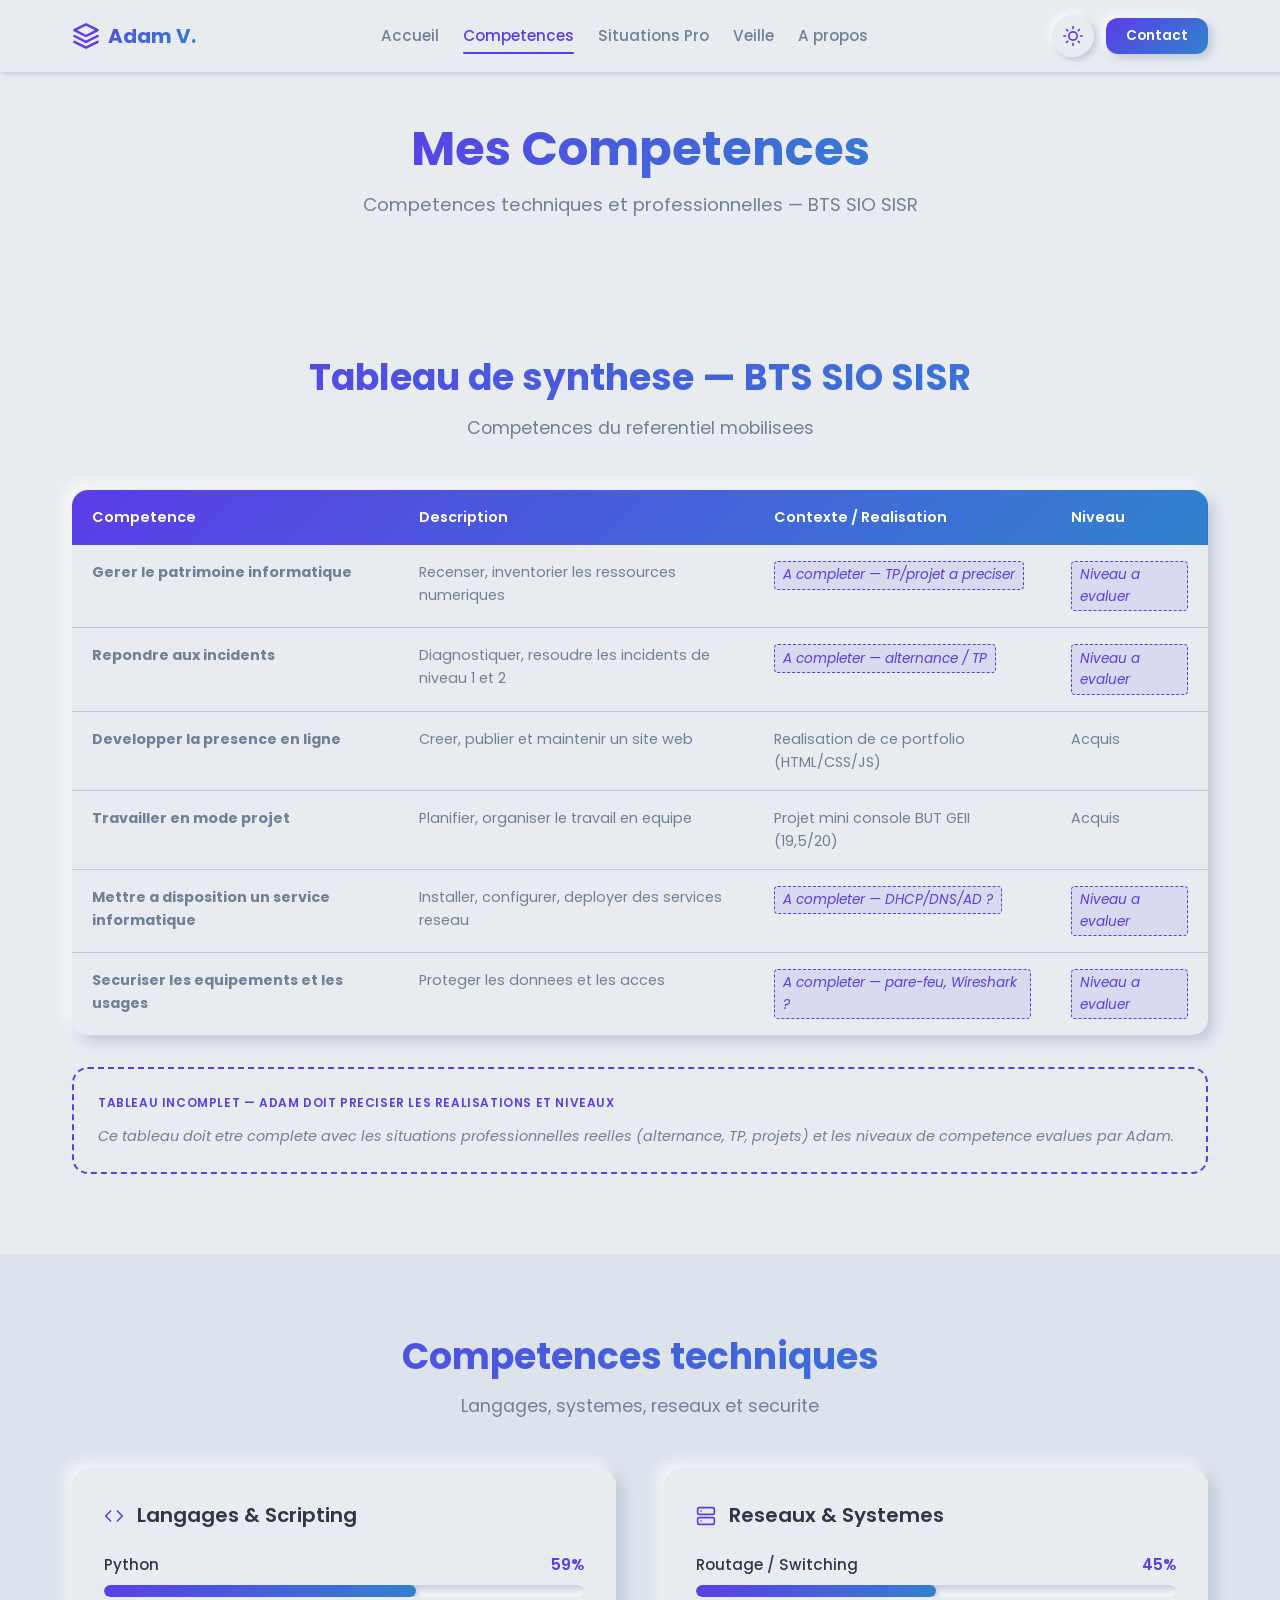
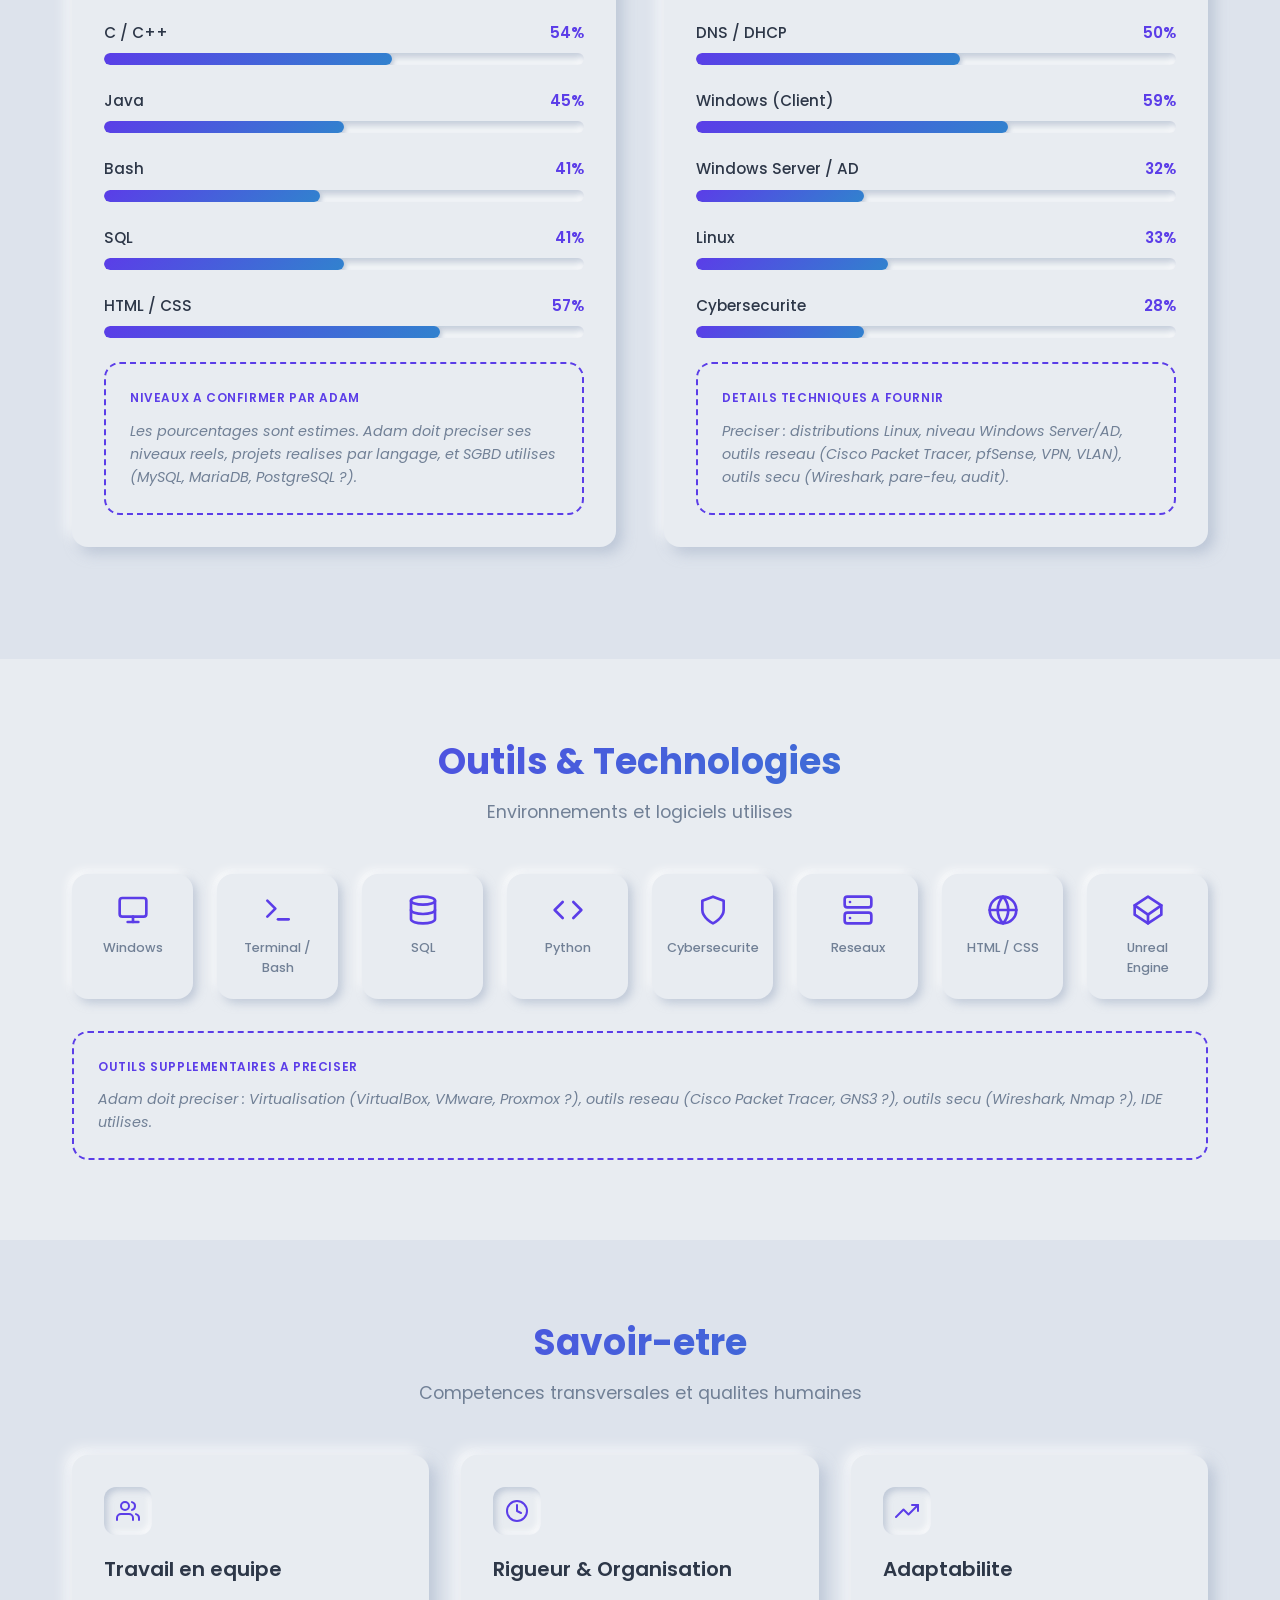
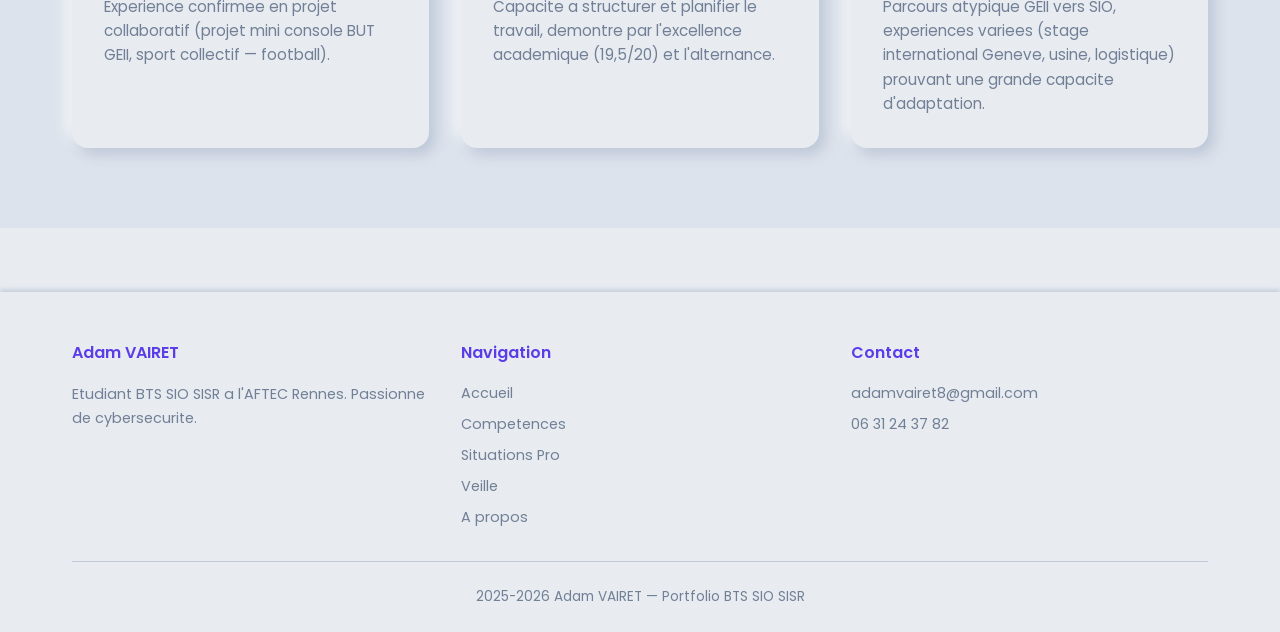
<file: html/competences.html>
<!DOCTYPE html>
<html lang="fr" data-theme="dark">
<head>
  <meta charset="UTF-8">
  <meta name="viewport" content="width=device-width, initial-scale=1.0">
  <meta name="description" content="Competences techniques et professionnelles d'Adam VAIRET — BTS SIO SISR.">
  <title>Competences — Adam VAIRET</title>
  <link rel="stylesheet" href="../assets/css/style.css">
  <link rel="icon" type="image/svg+xml" href="../images/favicon.svg">
</head>
<body>

  <a href="#main" class="skip-link">Aller au contenu principal</a>

  <!-- ========== NAVBAR ========== -->
  <nav class="navbar" role="navigation" aria-label="Navigation principale">
    <div class="nav-content">
      <a href="../index.html" class="nav-logo">
        <svg viewBox="0 0 24 24" fill="none" stroke="currentColor" stroke-width="2" stroke-linecap="round" stroke-linejoin="round"><path d="M12 2L2 7l10 5 10-5-10-5z"/><path d="M2 17l10 5 10-5"/><path d="M2 12l10 5 10-5"/></svg>
        Adam V.
      </a>
      <div class="nav-links" id="nav-links">
        <a href="../index.html" class="nav-link">Accueil</a>
        <a href="competences.html" class="nav-link active">Competences</a>
        <a href="situations.html" class="nav-link">Situations Pro</a>
        <a href="veille.html" class="nav-link">Veille</a>
        <a href="about.html" class="nav-link">A propos</a>
      </div>
      <div class="nav-actions">
        <button class="theme-toggle" aria-label="Changer de theme">
          <svg class="icon-sun" viewBox="0 0 24 24" fill="none" stroke="currentColor" stroke-width="2" stroke-linecap="round" stroke-linejoin="round"><circle cx="12" cy="12" r="5"/><line x1="12" y1="1" x2="12" y2="3"/><line x1="12" y1="21" x2="12" y2="23"/><line x1="4.22" y1="4.22" x2="5.64" y2="5.64"/><line x1="18.36" y1="18.36" x2="19.78" y2="19.78"/><line x1="1" y1="12" x2="3" y2="12"/><line x1="21" y1="12" x2="23" y2="12"/><line x1="4.22" y1="19.78" x2="5.64" y2="18.36"/><line x1="18.36" y1="5.64" x2="19.78" y2="4.22"/></svg>
          <svg class="icon-moon" viewBox="0 0 24 24" fill="none" stroke="currentColor" stroke-width="2" stroke-linecap="round" stroke-linejoin="round"><path d="M21 12.79A9 9 0 1111.21 3 7 7 0 0021 12.79z"/></svg>
        </button>
        <button class="btn btn-sm btn-primary" data-modal="contact">Contact</button>
        <button class="menu-toggle" aria-label="Ouvrir le menu" aria-expanded="false">
          <svg viewBox="0 0 24 24" fill="none" stroke="currentColor" stroke-width="2" stroke-linecap="round" stroke-linejoin="round"><line x1="3" y1="6" x2="21" y2="6"/><line x1="3" y1="12" x2="21" y2="12"/><line x1="3" y1="18" x2="21" y2="18"/></svg>
        </button>
      </div>
    </div>
  </nav>

  <!-- Contact Modal -->
  <div class="modal-overlay" id="contact-modal" role="dialog" aria-modal="true" aria-label="Contact">
    <div class="modal">
      <div class="modal-header">
        <h2 class="gradient-text">Me contacter</h2>
        <button class="modal-close" aria-label="Fermer">
          <svg viewBox="0 0 24 24" fill="none" stroke="currentColor" stroke-width="2" stroke-linecap="round" stroke-linejoin="round"><line x1="18" y1="6" x2="6" y2="18"/><line x1="6" y1="6" x2="18" y2="18"/></svg>
        </button>
      </div>
      <ul class="contact-list">
        <li class="contact-item">
          <span class="contact-icon"><svg viewBox="0 0 24 24" fill="none" stroke="currentColor" stroke-width="2" stroke-linecap="round" stroke-linejoin="round"><path d="M22 16.92v3a2 2 0 01-2.18 2 19.79 19.79 0 01-8.63-3.07 19.5 19.5 0 01-6-6 19.79 19.79 0 01-3.07-8.67A2 2 0 014.11 2h3a2 2 0 012 1.72c.127.96.361 1.903.7 2.81a2 2 0 01-.45 2.11L8.09 9.91a16 16 0 006 6l1.27-1.27a2 2 0 012.11-.45c.907.339 1.85.573 2.81.7A2 2 0 0122 16.92z"/></svg></span>
          <div class="contact-info"><h4>Telephone</h4><p>06 31 24 37 82</p></div>
        </li>
        <li class="contact-item">
          <span class="contact-icon"><svg viewBox="0 0 24 24" fill="none" stroke="currentColor" stroke-width="2" stroke-linecap="round" stroke-linejoin="round"><path d="M4 4h16c1.1 0 2 .9 2 2v12c0 1.1-.9 2-2 2H4c-1.1 0-2-.9-2-2V6c0-1.1.9-2 2-2z"/><polyline points="22,6 12,13 2,6"/></svg></span>
          <div class="contact-info"><h4>Email</h4><p>adamvairet8@gmail.com</p></div>
        </li>
        <li class="contact-item">
          <span class="contact-icon"><svg viewBox="0 0 24 24" fill="none" stroke="currentColor" stroke-width="2" stroke-linecap="round" stroke-linejoin="round"><path d="M21 10c0 7-9 13-9 13s-9-6-9-13a9 9 0 0118 0z"/><circle cx="12" cy="10" r="3"/></svg></span>
          <div class="contact-info"><h4>Localisation</h4><p>Cornille (35) — Bretagne</p></div>
        </li>
      </ul>
    </div>
  </div>

  <!-- ========== MAIN ========== -->
  <main id="main">

    <!-- Hero -->
    <section class="hero hero-page">
      <div class="hero-content animate-on-scroll">
        <h1 class="hero-title gradient-text">Mes Competences</h1>
        <p class="hero-subtitle">Competences techniques et professionnelles — BTS SIO SISR</p>
      </div>
    </section>

    <!-- Tableau de synthese BTS SIO SISR -->
    <section class="section">
      <div class="container">
        <div class="section-header animate-on-scroll">
          <h2 class="gradient-text">Tableau de synthese — BTS SIO SISR</h2>
          <p>Competences du referentiel mobilisees</p>
        </div>

        <div class="table-container animate-on-scroll">
          <table class="skills-table">
            <thead>
              <tr>
                <th>Competence</th>
                <th>Description</th>
                <th>Contexte / Realisation</th>
                <th>Niveau</th>
              </tr>
            </thead>
            <tbody>
              <tr>
                <td><strong>Gerer le patrimoine informatique</strong></td>
                <td>Recenser, inventorier les ressources numeriques</td>
                <td><span class="placeholder-inline">A completer — TP/projet a preciser</span></td>
                <td><span class="placeholder-inline">Niveau a evaluer</span></td>
              </tr>
              <tr>
                <td><strong>Repondre aux incidents</strong></td>
                <td>Diagnostiquer, resoudre les incidents de niveau 1 et 2</td>
                <td><span class="placeholder-inline">A completer — alternance / TP</span></td>
                <td><span class="placeholder-inline">Niveau a evaluer</span></td>
              </tr>
              <tr>
                <td><strong>Developper la presence en ligne</strong></td>
                <td>Creer, publier et maintenir un site web</td>
                <td>Realisation de ce portfolio (HTML/CSS/JS)</td>
                <td>Acquis</td>
              </tr>
              <tr>
                <td><strong>Travailler en mode projet</strong></td>
                <td>Planifier, organiser le travail en equipe</td>
                <td>Projet mini console BUT GEII (19,5/20)</td>
                <td>Acquis</td>
              </tr>
              <tr>
                <td><strong>Mettre a disposition un service informatique</strong></td>
                <td>Installer, configurer, deployer des services reseau</td>
                <td><span class="placeholder-inline">A completer — DHCP/DNS/AD ?</span></td>
                <td><span class="placeholder-inline">Niveau a evaluer</span></td>
              </tr>
              <tr>
                <td><strong>Securiser les equipements et les usages</strong></td>
                <td>Proteger les donnees et les acces</td>
                <td><span class="placeholder-inline">A completer — pare-feu, Wireshark ?</span></td>
                <td><span class="placeholder-inline">Niveau a evaluer</span></td>
              </tr>
            </tbody>
          </table>
        </div>

        <div class="placeholder animate-on-scroll" data-missing="Tableau incomplet — Adam doit preciser les realisations et niveaux" style="margin-top: 2rem;">
          <p class="placeholder-text">Ce tableau doit etre complete avec les situations professionnelles reelles (alternance, TP, projets) et les niveaux de competence evalues par Adam.</p>
        </div>
      </div>
    </section>

    <!-- Competences techniques avec progress bars -->
    <section class="section" style="background: var(--bg-alt); transition: background-color var(--transition-speed) ease;">
      <div class="container">
        <div class="section-header animate-on-scroll">
          <h2 class="gradient-text">Competences techniques</h2>
          <p>Langages, systemes, reseaux et securite</p>
        </div>

        <div class="two-col">
          <!-- Colonne gauche : Langages & Scripting -->
          <div>
            <div class="neo-raised animate-on-scroll" style="padding: 2rem; margin-bottom: 2rem;">
              <h3 style="margin-bottom: 1.5rem;">
                <svg viewBox="0 0 24 24" fill="none" stroke="var(--accent)" stroke-width="2" stroke-linecap="round" stroke-linejoin="round" width="20" height="20" style="vertical-align: middle; margin-right: 0.5rem;"><polyline points="16 18 22 12 16 6"/><polyline points="8 6 2 12 8 18"/></svg>
                Langages & Scripting
              </h3>
              <div class="skill-item">
                <div class="skill-label"><span>Python</span> <span class="skill-percent counter" data-target="65" data-suffix="%">0%</span></div>
                <div class="progress-container"><div class="progress-bar" data-width="65"></div></div>
              </div>
              <div class="skill-item">
                <div class="skill-label"><span>C / C++</span> <span class="skill-percent counter" data-target="60" data-suffix="%">0%</span></div>
                <div class="progress-container"><div class="progress-bar" data-width="60"></div></div>
              </div>
              <div class="skill-item">
                <div class="skill-label"><span>Java</span> <span class="skill-percent counter" data-target="50" data-suffix="%">0%</span></div>
                <div class="progress-container"><div class="progress-bar" data-width="50"></div></div>
              </div>
              <div class="skill-item">
                <div class="skill-label"><span>Bash</span> <span class="skill-percent counter" data-target="45" data-suffix="%">0%</span></div>
                <div class="progress-container"><div class="progress-bar" data-width="45"></div></div>
              </div>
              <div class="skill-item">
                <div class="skill-label"><span>SQL</span> <span class="skill-percent counter" data-target="50" data-suffix="%">0%</span></div>
                <div class="progress-container"><div class="progress-bar" data-width="50"></div></div>
              </div>
              <div class="skill-item">
                <div class="skill-label"><span>HTML / CSS</span> <span class="skill-percent counter" data-target="70" data-suffix="%">0%</span></div>
                <div class="progress-container"><div class="progress-bar" data-width="70"></div></div>
              </div>
              <div class="placeholder" data-missing="Niveaux a confirmer par Adam" style="margin-top: 1rem;">
                <p class="placeholder-text">Les pourcentages sont estimes. Adam doit preciser ses niveaux reels, projets realises par langage, et SGBD utilises (MySQL, MariaDB, PostgreSQL ?).</p>
              </div>
            </div>
          </div>

          <!-- Colonne droite : Reseaux & Systemes -->
          <div>
            <div class="neo-raised animate-on-scroll" style="padding: 2rem; margin-bottom: 2rem;">
              <h3 style="margin-bottom: 1.5rem;">
                <svg viewBox="0 0 24 24" fill="none" stroke="var(--accent)" stroke-width="2" stroke-linecap="round" stroke-linejoin="round" width="20" height="20" style="vertical-align: middle; margin-right: 0.5rem;"><rect x="2" y="2" width="20" height="8" rx="2" ry="2"/><rect x="2" y="14" width="20" height="8" rx="2" ry="2"/><line x1="6" y1="6" x2="6.01" y2="6"/><line x1="6" y1="18" x2="6.01" y2="18"/></svg>
                Reseaux & Systemes
              </h3>
              <div class="skill-item">
                <div class="skill-label"><span>Routage / Switching</span> <span class="skill-percent counter" data-target="50" data-suffix="%">0%</span></div>
                <div class="progress-container"><div class="progress-bar" data-width="50"></div></div>
              </div>
              <div class="skill-item">
                <div class="skill-label"><span>DNS / DHCP</span> <span class="skill-percent counter" data-target="55" data-suffix="%">0%</span></div>
                <div class="progress-container"><div class="progress-bar" data-width="55"></div></div>
              </div>
              <div class="skill-item">
                <div class="skill-label"><span>Windows (Client)</span> <span class="skill-percent counter" data-target="65" data-suffix="%">0%</span></div>
                <div class="progress-container"><div class="progress-bar" data-width="65"></div></div>
              </div>
              <div class="skill-item">
                <div class="skill-label"><span>Windows Server / AD</span> <span class="skill-percent counter" data-target="35" data-suffix="%">0%</span></div>
                <div class="progress-container"><div class="progress-bar" data-width="35"></div></div>
              </div>
              <div class="skill-item">
                <div class="skill-label"><span>Linux</span> <span class="skill-percent counter" data-target="40" data-suffix="%">0%</span></div>
                <div class="progress-container"><div class="progress-bar" data-width="40"></div></div>
              </div>
              <div class="skill-item">
                <div class="skill-label"><span>Cybersecurite</span> <span class="skill-percent counter" data-target="35" data-suffix="%">0%</span></div>
                <div class="progress-container"><div class="progress-bar" data-width="35"></div></div>
              </div>
              <div class="placeholder" data-missing="Details techniques a fournir" style="margin-top: 1rem;">
                <p class="placeholder-text">Preciser : distributions Linux, niveau Windows Server/AD, outils reseau (Cisco Packet Tracer, pfSense, VPN, VLAN), outils secu (Wireshark, pare-feu, audit).</p>
              </div>
            </div>
          </div>
        </div>
      </div>
    </section>

    <!-- Outils maitrises -->
    <section class="section">
      <div class="container">
        <div class="section-header animate-on-scroll">
          <h2 class="gradient-text">Outils & Technologies</h2>
          <p>Environnements et logiciels utilises</p>
        </div>
        <div class="tools-grid">
          <div class="tool-item animate-on-scroll">
            <svg viewBox="0 0 24 24" fill="none" stroke="currentColor" stroke-width="2" stroke-linecap="round" stroke-linejoin="round"><rect x="2" y="3" width="20" height="14" rx="2" ry="2"/><line x1="8" y1="21" x2="16" y2="21"/><line x1="12" y1="17" x2="12" y2="21"/></svg>
            <span>Windows</span>
          </div>
          <div class="tool-item animate-on-scroll">
            <svg viewBox="0 0 24 24" fill="none" stroke="currentColor" stroke-width="2" stroke-linecap="round" stroke-linejoin="round"><polyline points="4 17 10 11 4 5"/><line x1="12" y1="19" x2="20" y2="19"/></svg>
            <span>Terminal / Bash</span>
          </div>
          <div class="tool-item animate-on-scroll">
            <svg viewBox="0 0 24 24" fill="none" stroke="currentColor" stroke-width="2" stroke-linecap="round" stroke-linejoin="round"><ellipse cx="12" cy="5" rx="9" ry="3"/><path d="M21 12c0 1.66-4 3-9 3s-9-1.34-9-3"/><path d="M3 5v14c0 1.66 4 3 9 3s9-1.34 9-3V5"/></svg>
            <span>SQL</span>
          </div>
          <div class="tool-item animate-on-scroll">
            <svg viewBox="0 0 24 24" fill="none" stroke="currentColor" stroke-width="2" stroke-linecap="round" stroke-linejoin="round"><polyline points="16 18 22 12 16 6"/><polyline points="8 6 2 12 8 18"/></svg>
            <span>Python</span>
          </div>
          <div class="tool-item animate-on-scroll">
            <svg viewBox="0 0 24 24" fill="none" stroke="currentColor" stroke-width="2" stroke-linecap="round" stroke-linejoin="round"><path d="M12 22s8-4 8-10V5l-8-3-8 3v7c0 6 8 10 8 10z"/></svg>
            <span>Cybersecurite</span>
          </div>
          <div class="tool-item animate-on-scroll">
            <svg viewBox="0 0 24 24" fill="none" stroke="currentColor" stroke-width="2" stroke-linecap="round" stroke-linejoin="round"><rect x="2" y="2" width="20" height="8" rx="2" ry="2"/><rect x="2" y="14" width="20" height="8" rx="2" ry="2"/><line x1="6" y1="6" x2="6.01" y2="6"/><line x1="6" y1="18" x2="6.01" y2="18"/></svg>
            <span>Reseaux</span>
          </div>
          <div class="tool-item animate-on-scroll">
            <svg viewBox="0 0 24 24" fill="none" stroke="currentColor" stroke-width="2" stroke-linecap="round" stroke-linejoin="round"><circle cx="12" cy="12" r="10"/><line x1="2" y1="12" x2="22" y2="12"/><path d="M12 2a15.3 15.3 0 014 10 15.3 15.3 0 01-4 10 15.3 15.3 0 01-4-10 15.3 15.3 0 014-10z"/></svg>
            <span>HTML / CSS</span>
          </div>
          <div class="tool-item animate-on-scroll">
            <svg viewBox="0 0 24 24" fill="none" stroke="currentColor" stroke-width="2" stroke-linecap="round" stroke-linejoin="round"><polygon points="12 2 22 8.5 22 15.5 12 22 2 15.5 2 8.5 12 2"/><line x1="12" y1="22" x2="12" y2="15.5"/><polyline points="22 8.5 12 15.5 2 8.5"/></svg>
            <span>Unreal Engine</span>
          </div>
        </div>
        <div class="placeholder animate-on-scroll" data-missing="Outils supplementaires a preciser" style="margin-top: 2rem;">
          <p class="placeholder-text">Adam doit preciser : Virtualisation (VirtualBox, VMware, Proxmox ?), outils reseau (Cisco Packet Tracer, GNS3 ?), outils secu (Wireshark, Nmap ?), IDE utilises.</p>
        </div>
      </div>
    </section>

    <!-- Soft Skills -->
    <section class="section" style="background: var(--bg-alt); transition: background-color var(--transition-speed) ease;">
      <div class="container">
        <div class="section-header animate-on-scroll">
          <h2 class="gradient-text">Savoir-etre</h2>
          <p>Competences transversales et qualites humaines</p>
        </div>
        <div class="cards-grid">
          <div class="card animate-on-scroll">
            <div class="card-icon">
              <svg viewBox="0 0 24 24" fill="none" stroke="currentColor" stroke-width="2" stroke-linecap="round" stroke-linejoin="round"><path d="M17 21v-2a4 4 0 00-4-4H5a4 4 0 00-4 4v2"/><circle cx="9" cy="7" r="4"/><path d="M23 21v-2a4 4 0 00-3-3.87"/><path d="M16 3.13a4 4 0 010 7.75"/></svg>
            </div>
            <h3 class="card-title">Travail en equipe</h3>
            <p class="card-text">Experience confirmee en projet collaboratif (projet mini console BUT GEII, sport collectif — football).</p>
          </div>
          <div class="card animate-on-scroll">
            <div class="card-icon">
              <svg viewBox="0 0 24 24" fill="none" stroke="currentColor" stroke-width="2" stroke-linecap="round" stroke-linejoin="round"><circle cx="12" cy="12" r="10"/><polyline points="12 6 12 12 16 14"/></svg>
            </div>
            <h3 class="card-title">Rigueur & Organisation</h3>
            <p class="card-text">Capacite a structurer et planifier le travail, demontre par l'excellence academique (19,5/20) et l'alternance.</p>
          </div>
          <div class="card animate-on-scroll">
            <div class="card-icon">
              <svg viewBox="0 0 24 24" fill="none" stroke="currentColor" stroke-width="2" stroke-linecap="round" stroke-linejoin="round"><polyline points="23 6 13.5 15.5 8.5 10.5 1 18"/><polyline points="17 6 23 6 23 12"/></svg>
            </div>
            <h3 class="card-title">Adaptabilite</h3>
            <p class="card-text">Parcours atypique GEII vers SIO, experiences variees (stage international Geneve, usine, logistique) prouvant une grande capacite d'adaptation.</p>
          </div>
        </div>
      </div>
    </section>

  </main>

  <!-- Footer -->
  <footer class="footer">
    <div class="container">
      <div class="footer-content">
        <div class="footer-section">
          <h4>Adam VAIRET</h4>
          <p>Etudiant BTS SIO SISR a l'AFTEC Rennes. Passionne de cybersecurite.</p>
        </div>
        <div class="footer-section">
          <h4>Navigation</h4>
          <div class="footer-links">
            <a href="../index.html">Accueil</a>
            <a href="competences.html">Competences</a>
            <a href="situations.html">Situations Pro</a>
            <a href="veille.html">Veille</a>
            <a href="about.html">A propos</a>
          </div>
        </div>
        <div class="footer-section">
          <h4>Contact</h4>
          <div class="footer-links">
            <a href="mailto:adamvairet8@gmail.com">adamvairet8@gmail.com</a>
            <a href="tel:+33631243782">06 31 24 37 82</a>
          </div>
        </div>
      </div>
      <div class="footer-bottom">
        <p>2025-2026 Adam VAIRET — Portfolio BTS SIO SISR</p>
      </div>
    </div>
  </footer>

  <script src="../assets/js/main.js"></script>
</body>
</html>
</file>
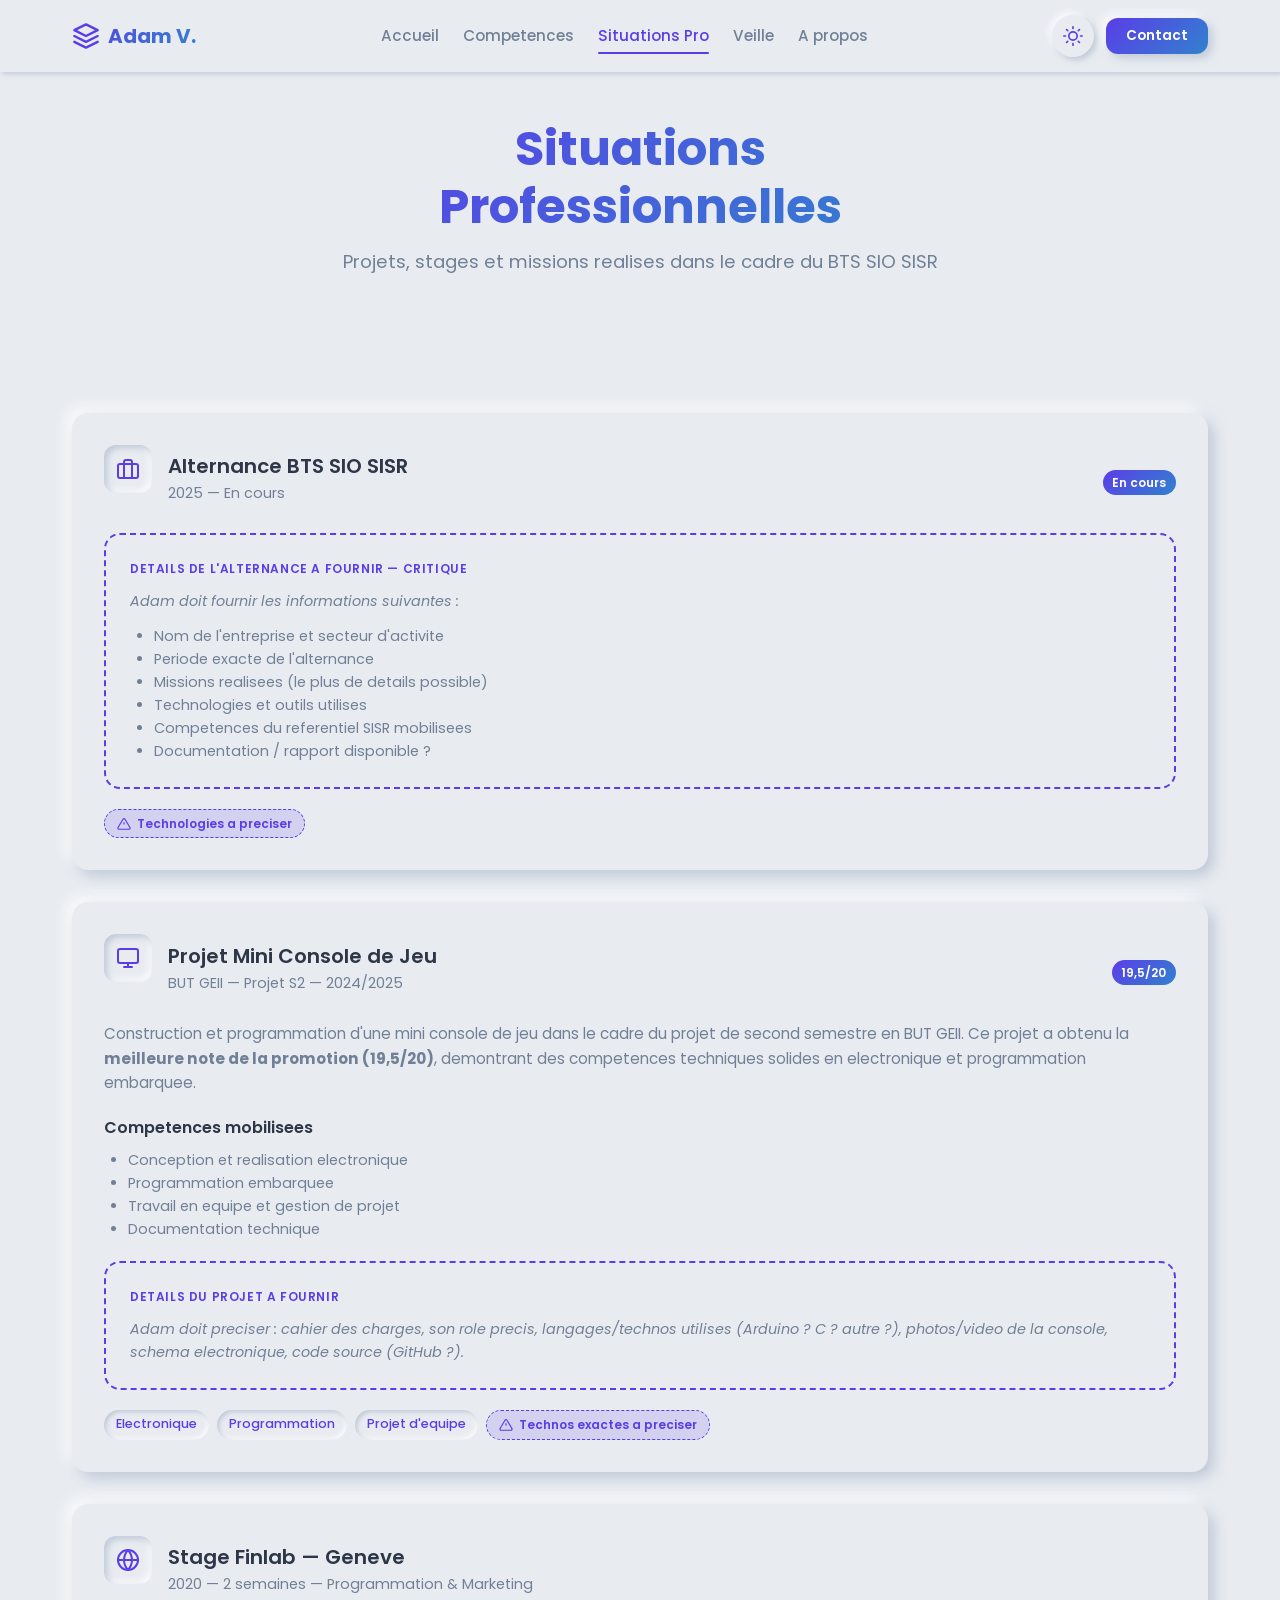
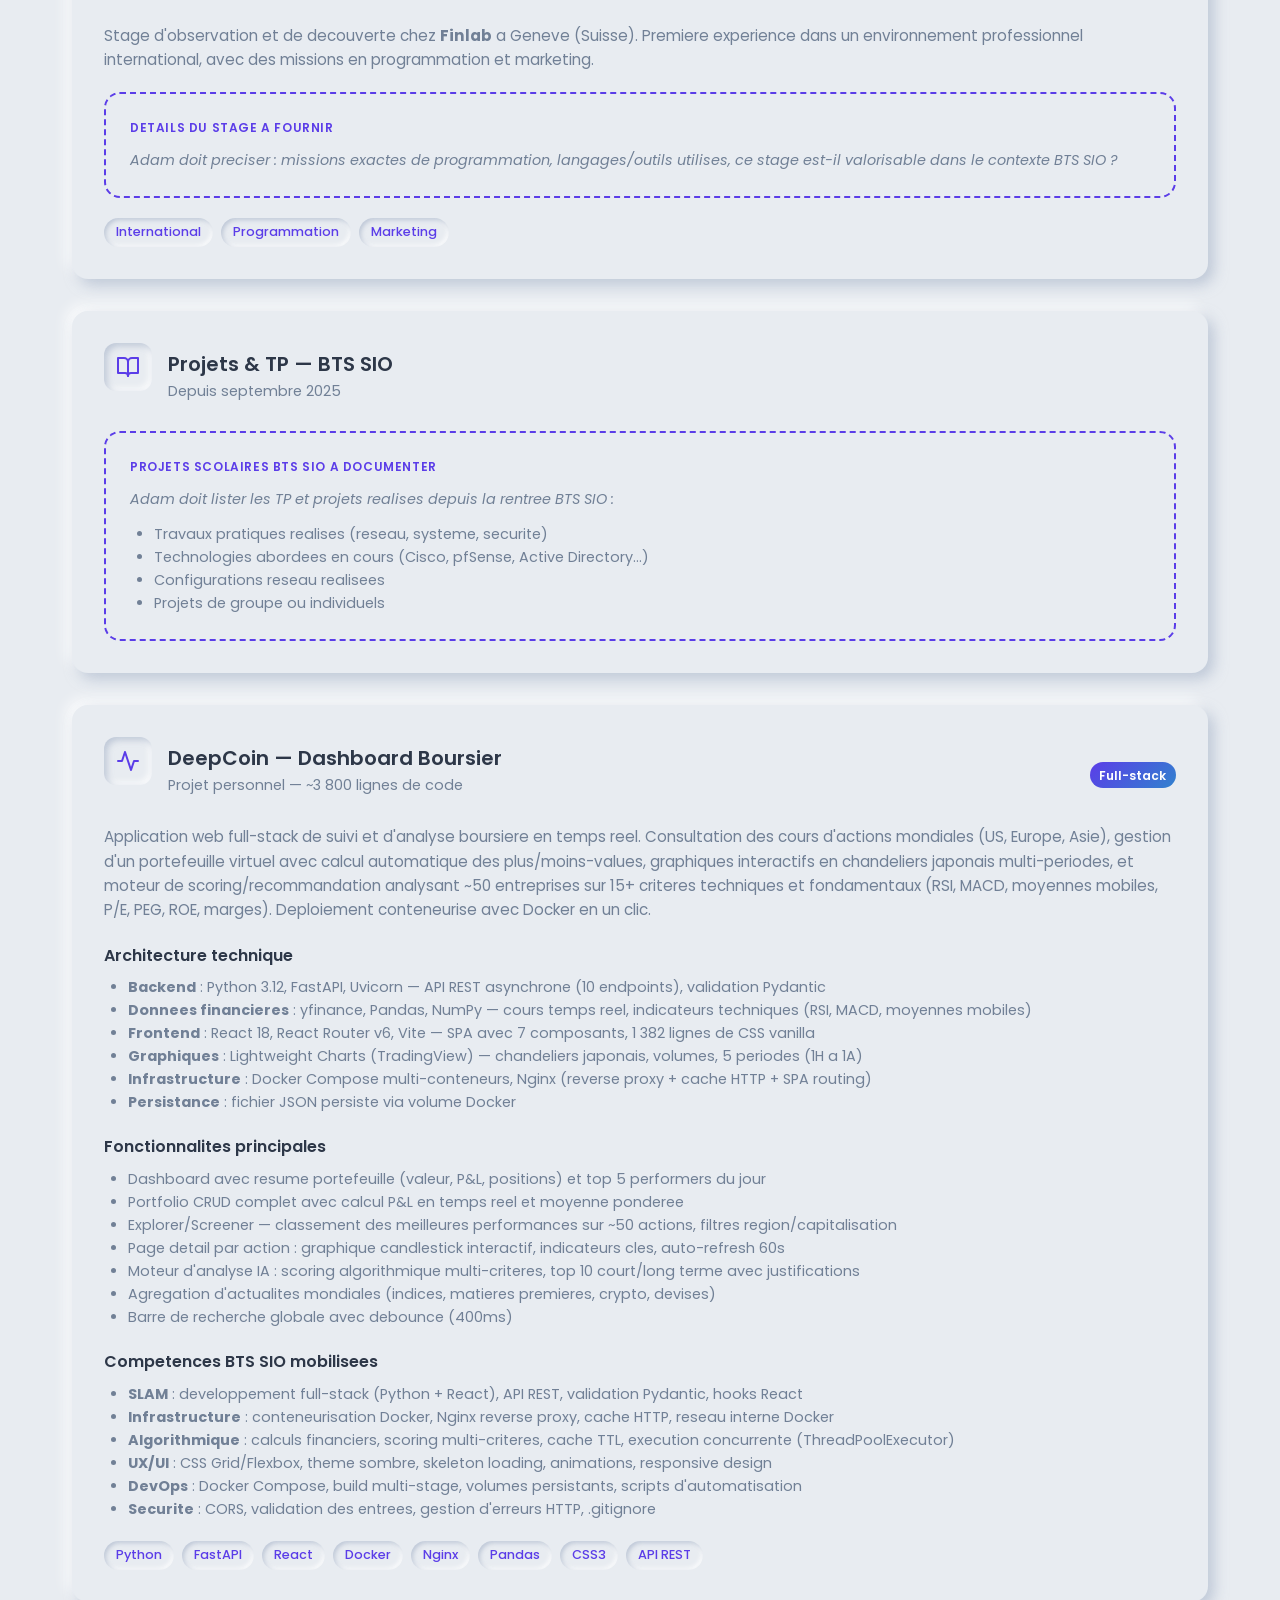
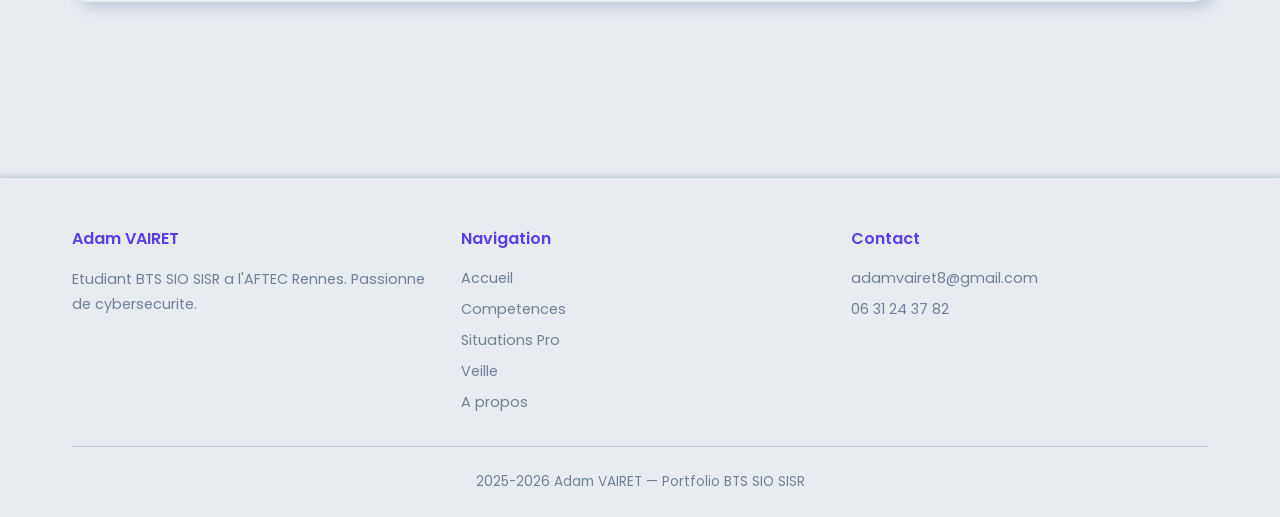
<file: html/situations.html>
<!DOCTYPE html>
<html lang="fr" data-theme="dark">
<head>
  <meta charset="UTF-8">
  <meta name="viewport" content="width=device-width, initial-scale=1.0">
  <meta name="description" content="Situations professionnelles d'Adam VAIRET — BTS SIO SISR. Projets, stages et missions en alternance.">
  <title>Situations Professionnelles — Adam VAIRET</title>
  <link rel="stylesheet" href="../assets/css/style.css">
  <link rel="icon" type="image/svg+xml" href="../images/favicon.svg">
</head>
<body>

  <a href="#main" class="skip-link">Aller au contenu principal</a>

  <!-- NAVBAR -->
  <nav class="navbar" role="navigation" aria-label="Navigation principale">
    <div class="nav-content">
      <a href="../index.html" class="nav-logo">
        <svg viewBox="0 0 24 24" fill="none" stroke="currentColor" stroke-width="2" stroke-linecap="round" stroke-linejoin="round"><path d="M12 2L2 7l10 5 10-5-10-5z"/><path d="M2 17l10 5 10-5"/><path d="M2 12l10 5 10-5"/></svg>
        Adam V.
      </a>
      <div class="nav-links" id="nav-links">
        <a href="../index.html" class="nav-link">Accueil</a>
        <a href="competences.html" class="nav-link">Competences</a>
        <a href="situations.html" class="nav-link active">Situations Pro</a>
        <a href="veille.html" class="nav-link">Veille</a>
        <a href="about.html" class="nav-link">A propos</a>
      </div>
      <div class="nav-actions">
        <button class="theme-toggle" aria-label="Changer de theme">
          <svg class="icon-sun" viewBox="0 0 24 24" fill="none" stroke="currentColor" stroke-width="2" stroke-linecap="round" stroke-linejoin="round"><circle cx="12" cy="12" r="5"/><line x1="12" y1="1" x2="12" y2="3"/><line x1="12" y1="21" x2="12" y2="23"/><line x1="4.22" y1="4.22" x2="5.64" y2="5.64"/><line x1="18.36" y1="18.36" x2="19.78" y2="19.78"/><line x1="1" y1="12" x2="3" y2="12"/><line x1="21" y1="12" x2="23" y2="12"/><line x1="4.22" y1="19.78" x2="5.64" y2="18.36"/><line x1="18.36" y1="5.64" x2="19.78" y2="4.22"/></svg>
          <svg class="icon-moon" viewBox="0 0 24 24" fill="none" stroke="currentColor" stroke-width="2" stroke-linecap="round" stroke-linejoin="round"><path d="M21 12.79A9 9 0 1111.21 3 7 7 0 0021 12.79z"/></svg>
        </button>
        <button class="btn btn-sm btn-primary" data-modal="contact">Contact</button>
        <button class="menu-toggle" aria-label="Ouvrir le menu" aria-expanded="false">
          <svg viewBox="0 0 24 24" fill="none" stroke="currentColor" stroke-width="2" stroke-linecap="round" stroke-linejoin="round"><line x1="3" y1="6" x2="21" y2="6"/><line x1="3" y1="12" x2="21" y2="12"/><line x1="3" y1="18" x2="21" y2="18"/></svg>
        </button>
      </div>
    </div>
  </nav>

  <!-- Contact Modal -->
  <div class="modal-overlay" id="contact-modal" role="dialog" aria-modal="true" aria-label="Contact">
    <div class="modal">
      <div class="modal-header">
        <h2 class="gradient-text">Me contacter</h2>
        <button class="modal-close" aria-label="Fermer">
          <svg viewBox="0 0 24 24" fill="none" stroke="currentColor" stroke-width="2" stroke-linecap="round" stroke-linejoin="round"><line x1="18" y1="6" x2="6" y2="18"/><line x1="6" y1="6" x2="18" y2="18"/></svg>
        </button>
      </div>
      <ul class="contact-list">
        <li class="contact-item">
          <span class="contact-icon"><svg viewBox="0 0 24 24" fill="none" stroke="currentColor" stroke-width="2" stroke-linecap="round" stroke-linejoin="round"><path d="M22 16.92v3a2 2 0 01-2.18 2 19.79 19.79 0 01-8.63-3.07 19.5 19.5 0 01-6-6 19.79 19.79 0 01-3.07-8.67A2 2 0 014.11 2h3a2 2 0 012 1.72c.127.96.361 1.903.7 2.81a2 2 0 01-.45 2.11L8.09 9.91a16 16 0 006 6l1.27-1.27a2 2 0 012.11-.45c.907.339 1.85.573 2.81.7A2 2 0 0122 16.92z"/></svg></span>
          <div class="contact-info"><h4>Telephone</h4><p>06 31 24 37 82</p></div>
        </li>
        <li class="contact-item">
          <span class="contact-icon"><svg viewBox="0 0 24 24" fill="none" stroke="currentColor" stroke-width="2" stroke-linecap="round" stroke-linejoin="round"><path d="M4 4h16c1.1 0 2 .9 2 2v12c0 1.1-.9 2-2 2H4c-1.1 0-2-.9-2-2V6c0-1.1.9-2 2-2z"/><polyline points="22,6 12,13 2,6"/></svg></span>
          <div class="contact-info"><h4>Email</h4><p>adamvairet8@gmail.com</p></div>
        </li>
      </ul>
    </div>
  </div>

  <!-- MAIN -->
  <main id="main">

    <!-- Hero -->
    <section class="hero hero-page">
      <div class="hero-content animate-on-scroll">
        <h1 class="hero-title gradient-text">Situations Professionnelles</h1>
        <p class="hero-subtitle">Projets, stages et missions realises dans le cadre du BTS SIO SISR</p>
      </div>
    </section>

    <!-- SP Cards -->
    <section class="section">
      <div class="container">

        <!-- SP 1 : Alternance BTS SIO -->
        <div class="card animate-on-scroll" style="margin-bottom: 2rem;">
          <div style="display: flex; align-items: center; gap: 1rem; margin-bottom: 1.25rem;">
            <div class="card-icon">
              <svg viewBox="0 0 24 24" fill="none" stroke="currentColor" stroke-width="2" stroke-linecap="round" stroke-linejoin="round"><rect x="2" y="7" width="20" height="14" rx="2" ry="2"/><path d="M16 21V5a2 2 0 00-2-2h-4a2 2 0 00-2 2v16"/></svg>
            </div>
            <div>
              <h3 class="card-title" style="margin-bottom: 0;">Alternance BTS SIO SISR</h3>
              <span style="color: var(--text-secondary); font-size: 0.9rem;">2025 — En cours</span>
            </div>
            <span class="timeline-badge" style="margin-left: auto;">En cours</span>
          </div>

          <div class="placeholder" data-missing="Details de l'alternance a fournir — CRITIQUE">
            <p class="placeholder-text">Adam doit fournir les informations suivantes :</p>
            <ul style="color: var(--text-secondary); font-size: 0.9rem; margin-top: 0.75rem; padding-left: 1.5rem; list-style: disc;">
              <li>Nom de l'entreprise et secteur d'activite</li>
              <li>Periode exacte de l'alternance</li>
              <li>Missions realisees (le plus de details possible)</li>
              <li>Technologies et outils utilises</li>
              <li>Competences du referentiel SISR mobilisees</li>
              <li>Documentation / rapport disponible ?</li>
            </ul>
          </div>

          <div class="card-tags" style="margin-top: 1.25rem;">
            <span class="placeholder-badge">
              <svg viewBox="0 0 24 24" fill="none" stroke="currentColor" stroke-width="2" width="14" height="14"><path d="M10.29 3.86L1.82 18a2 2 0 001.71 3h16.94a2 2 0 001.71-3L13.71 3.86a2 2 0 00-3.42 0z"/><line x1="12" y1="9" x2="12" y2="13"/><line x1="12" y1="17" x2="12.01" y2="17"/></svg>
              Technologies a preciser
            </span>
          </div>
        </div>

        <!-- SP 2 : Projet Mini Console -->
        <div class="card animate-on-scroll" style="margin-bottom: 2rem;">
          <div style="display: flex; align-items: center; gap: 1rem; margin-bottom: 1.25rem;">
            <div class="card-icon">
              <svg viewBox="0 0 24 24" fill="none" stroke="currentColor" stroke-width="2" stroke-linecap="round" stroke-linejoin="round"><rect x="2" y="3" width="20" height="14" rx="2" ry="2"/><line x1="8" y1="21" x2="16" y2="21"/><line x1="12" y1="17" x2="12" y2="21"/></svg>
            </div>
            <div>
              <h3 class="card-title" style="margin-bottom: 0;">Projet Mini Console de Jeu</h3>
              <span style="color: var(--text-secondary); font-size: 0.9rem;">BUT GEII — Projet S2 — 2024/2025</span>
            </div>
            <span class="timeline-badge" style="margin-left: auto;">19,5/20</span>
          </div>

          <p class="card-text">
            Construction et programmation d'une mini console de jeu dans le cadre du projet de second semestre en BUT GEII. Ce projet a obtenu la <strong>meilleure note de la promotion (19,5/20)</strong>, demontrant des competences techniques solides en electronique et programmation embarquee.
          </p>

          <h4 style="margin-top: 1.25rem; margin-bottom: 0.5rem;">Competences mobilisees</h4>
          <ul style="color: var(--text-secondary); font-size: 0.9rem; padding-left: 1.5rem; list-style: disc;">
            <li>Conception et realisation electronique</li>
            <li>Programmation embarquee</li>
            <li>Travail en equipe et gestion de projet</li>
            <li>Documentation technique</li>
          </ul>

          <div class="placeholder" data-missing="Details du projet a fournir" style="margin-top: 1.25rem;">
            <p class="placeholder-text">Adam doit preciser : cahier des charges, son role precis, langages/technos utilises (Arduino ? C ? autre ?), photos/video de la console, schema electronique, code source (GitHub ?).</p>
          </div>

          <div class="card-tags" style="margin-top: 1.25rem;">
            <span class="tag">Electronique</span>
            <span class="tag">Programmation</span>
            <span class="tag">Projet d'equipe</span>
            <span class="placeholder-badge">
              <svg viewBox="0 0 24 24" fill="none" stroke="currentColor" stroke-width="2" width="14" height="14"><path d="M10.29 3.86L1.82 18a2 2 0 001.71 3h16.94a2 2 0 001.71-3L13.71 3.86a2 2 0 00-3.42 0z"/><line x1="12" y1="9" x2="12" y2="13"/><line x1="12" y1="17" x2="12.01" y2="17"/></svg>
              Technos exactes a preciser
            </span>
          </div>
        </div>

        <!-- SP 3 : Stage Finlab -->
        <div class="card animate-on-scroll" style="margin-bottom: 2rem;">
          <div style="display: flex; align-items: center; gap: 1rem; margin-bottom: 1.25rem;">
            <div class="card-icon">
              <svg viewBox="0 0 24 24" fill="none" stroke="currentColor" stroke-width="2" stroke-linecap="round" stroke-linejoin="round"><circle cx="12" cy="12" r="10"/><line x1="2" y1="12" x2="22" y2="12"/><path d="M12 2a15.3 15.3 0 014 10 15.3 15.3 0 01-4 10 15.3 15.3 0 01-4-10 15.3 15.3 0 014-10z"/></svg>
            </div>
            <div>
              <h3 class="card-title" style="margin-bottom: 0;">Stage Finlab — Geneve</h3>
              <span style="color: var(--text-secondary); font-size: 0.9rem;">2020 — 2 semaines — Programmation & Marketing</span>
            </div>
          </div>

          <p class="card-text">
            Stage d'observation et de decouverte chez <strong>Finlab</strong> a Geneve (Suisse). Premiere experience dans un environnement professionnel international, avec des missions en programmation et marketing.
          </p>

          <div class="placeholder" data-missing="Details du stage a fournir" style="margin-top: 1.25rem;">
            <p class="placeholder-text">Adam doit preciser : missions exactes de programmation, langages/outils utilises, ce stage est-il valorisable dans le contexte BTS SIO ?</p>
          </div>

          <div class="card-tags" style="margin-top: 1.25rem;">
            <span class="tag">International</span>
            <span class="tag">Programmation</span>
            <span class="tag">Marketing</span>
          </div>
        </div>

        <!-- SP 4 : Projets BTS SIO -->
        <div class="card animate-on-scroll" style="margin-bottom: 2rem;">
          <div style="display: flex; align-items: center; gap: 1rem; margin-bottom: 1.25rem;">
            <div class="card-icon">
              <svg viewBox="0 0 24 24" fill="none" stroke="currentColor" stroke-width="2" stroke-linecap="round" stroke-linejoin="round"><path d="M2 3h6a4 4 0 014 4v14a3 3 0 00-3-3H2z"/><path d="M22 3h-6a4 4 0 00-4 4v14a3 3 0 013-3h7z"/></svg>
            </div>
            <div>
              <h3 class="card-title" style="margin-bottom: 0;">Projets & TP — BTS SIO</h3>
              <span style="color: var(--text-secondary); font-size: 0.9rem;">Depuis septembre 2025</span>
            </div>
          </div>

          <div class="placeholder" data-missing="Projets scolaires BTS SIO a documenter">
            <p class="placeholder-text">Adam doit lister les TP et projets realises depuis la rentree BTS SIO :</p>
            <ul style="color: var(--text-secondary); font-size: 0.9rem; margin-top: 0.75rem; padding-left: 1.5rem; list-style: disc;">
              <li>Travaux pratiques realises (reseau, systeme, securite)</li>
              <li>Technologies abordees en cours (Cisco, pfSense, Active Directory...)</li>
              <li>Configurations reseau realisees</li>
              <li>Projets de groupe ou individuels</li>
            </ul>
          </div>
        </div>

        <!-- SP 5 : DeepCoin -->
        <div class="card animate-on-scroll" style="margin-bottom: 2rem;">
          <div style="display: flex; align-items: center; gap: 1rem; margin-bottom: 1.25rem;">
            <div class="card-icon">
              <svg viewBox="0 0 24 24" fill="none" stroke="currentColor" stroke-width="2" stroke-linecap="round" stroke-linejoin="round"><polyline points="22 12 18 12 15 21 9 3 6 12 2 12"/></svg>
            </div>
            <div>
              <h3 class="card-title" style="margin-bottom: 0;">DeepCoin — Dashboard Boursier</h3>
              <span style="color: var(--text-secondary); font-size: 0.9rem;">Projet personnel — ~3 800 lignes de code</span>
            </div>
            <span class="timeline-badge" style="margin-left: auto;">Full-stack</span>
          </div>

          <p class="card-text">
            Application web full-stack de suivi et d'analyse boursiere en temps reel. Consultation des cours d'actions mondiales (US, Europe, Asie), gestion d'un portefeuille virtuel avec calcul automatique des plus/moins-values, graphiques interactifs en chandeliers japonais multi-periodes, et moteur de scoring/recommandation analysant ~50 entreprises sur 15+ criteres techniques et fondamentaux (RSI, MACD, moyennes mobiles, P/E, PEG, ROE, marges). Deploiement conteneurise avec Docker en un clic.
          </p>

          <h4 style="margin-top: 1.25rem; margin-bottom: 0.5rem;">Architecture technique</h4>
          <ul style="color: var(--text-secondary); font-size: 0.9rem; padding-left: 1.5rem; list-style: disc;">
            <li><strong>Backend</strong> : Python 3.12, FastAPI, Uvicorn — API REST asynchrone (10 endpoints), validation Pydantic</li>
            <li><strong>Donnees financieres</strong> : yfinance, Pandas, NumPy — cours temps reel, indicateurs techniques (RSI, MACD, moyennes mobiles)</li>
            <li><strong>Frontend</strong> : React 18, React Router v6, Vite — SPA avec 7 composants, 1 382 lignes de CSS vanilla</li>
            <li><strong>Graphiques</strong> : Lightweight Charts (TradingView) — chandeliers japonais, volumes, 5 periodes (1H a 1A)</li>
            <li><strong>Infrastructure</strong> : Docker Compose multi-conteneurs, Nginx (reverse proxy + cache HTTP + SPA routing)</li>
            <li><strong>Persistance</strong> : fichier JSON persiste via volume Docker</li>
          </ul>

          <h4 style="margin-top: 1.25rem; margin-bottom: 0.5rem;">Fonctionnalites principales</h4>
          <ul style="color: var(--text-secondary); font-size: 0.9rem; padding-left: 1.5rem; list-style: disc;">
            <li>Dashboard avec resume portefeuille (valeur, P&L, positions) et top 5 performers du jour</li>
            <li>Portfolio CRUD complet avec calcul P&L en temps reel et moyenne ponderee</li>
            <li>Explorer/Screener — classement des meilleures performances sur ~50 actions, filtres region/capitalisation</li>
            <li>Page detail par action : graphique candlestick interactif, indicateurs cles, auto-refresh 60s</li>
            <li>Moteur d'analyse IA : scoring algorithmique multi-criteres, top 10 court/long terme avec justifications</li>
            <li>Agregation d'actualites mondiales (indices, matieres premieres, crypto, devises)</li>
            <li>Barre de recherche globale avec debounce (400ms)</li>
          </ul>

          <h4 style="margin-top: 1.25rem; margin-bottom: 0.5rem;">Competences BTS SIO mobilisees</h4>
          <ul style="color: var(--text-secondary); font-size: 0.9rem; padding-left: 1.5rem; list-style: disc;">
            <li><strong>SLAM</strong> : developpement full-stack (Python + React), API REST, validation Pydantic, hooks React</li>
            <li><strong>Infrastructure</strong> : conteneurisation Docker, Nginx reverse proxy, cache HTTP, reseau interne Docker</li>
            <li><strong>Algorithmique</strong> : calculs financiers, scoring multi-criteres, cache TTL, execution concurrente (ThreadPoolExecutor)</li>
            <li><strong>UX/UI</strong> : CSS Grid/Flexbox, theme sombre, skeleton loading, animations, responsive design</li>
            <li><strong>DevOps</strong> : Docker Compose, build multi-stage, volumes persistants, scripts d'automatisation</li>
            <li><strong>Securite</strong> : CORS, validation des entrees, gestion d'erreurs HTTP, .gitignore</li>
          </ul>

          <div class="card-tags" style="margin-top: 1.25rem;">
            <span class="tag">Python</span>
            <span class="tag">FastAPI</span>
            <span class="tag">React</span>
            <span class="tag">Docker</span>
            <span class="tag">Nginx</span>
            <span class="tag">Pandas</span>
            <span class="tag">CSS3</span>
            <span class="tag">API REST</span>
          </div>
        </div>

      </div>
    </section>

  </main>

  <!-- Footer -->
  <footer class="footer">
    <div class="container">
      <div class="footer-content">
        <div class="footer-section">
          <h4>Adam VAIRET</h4>
          <p>Etudiant BTS SIO SISR a l'AFTEC Rennes. Passionne de cybersecurite.</p>
        </div>
        <div class="footer-section">
          <h4>Navigation</h4>
          <div class="footer-links">
            <a href="../index.html">Accueil</a>
            <a href="competences.html">Competences</a>
            <a href="situations.html">Situations Pro</a>
            <a href="veille.html">Veille</a>
            <a href="about.html">A propos</a>
          </div>
        </div>
        <div class="footer-section">
          <h4>Contact</h4>
          <div class="footer-links">
            <a href="mailto:adamvairet8@gmail.com">adamvairet8@gmail.com</a>
            <a href="tel:+33631243782">06 31 24 37 82</a>
          </div>
        </div>
      </div>
      <div class="footer-bottom">
        <p>2025-2026 Adam VAIRET — Portfolio BTS SIO SISR</p>
      </div>
    </div>
  </footer>

  <script src="../assets/js/main.js"></script>
</body>
</html>
</file>
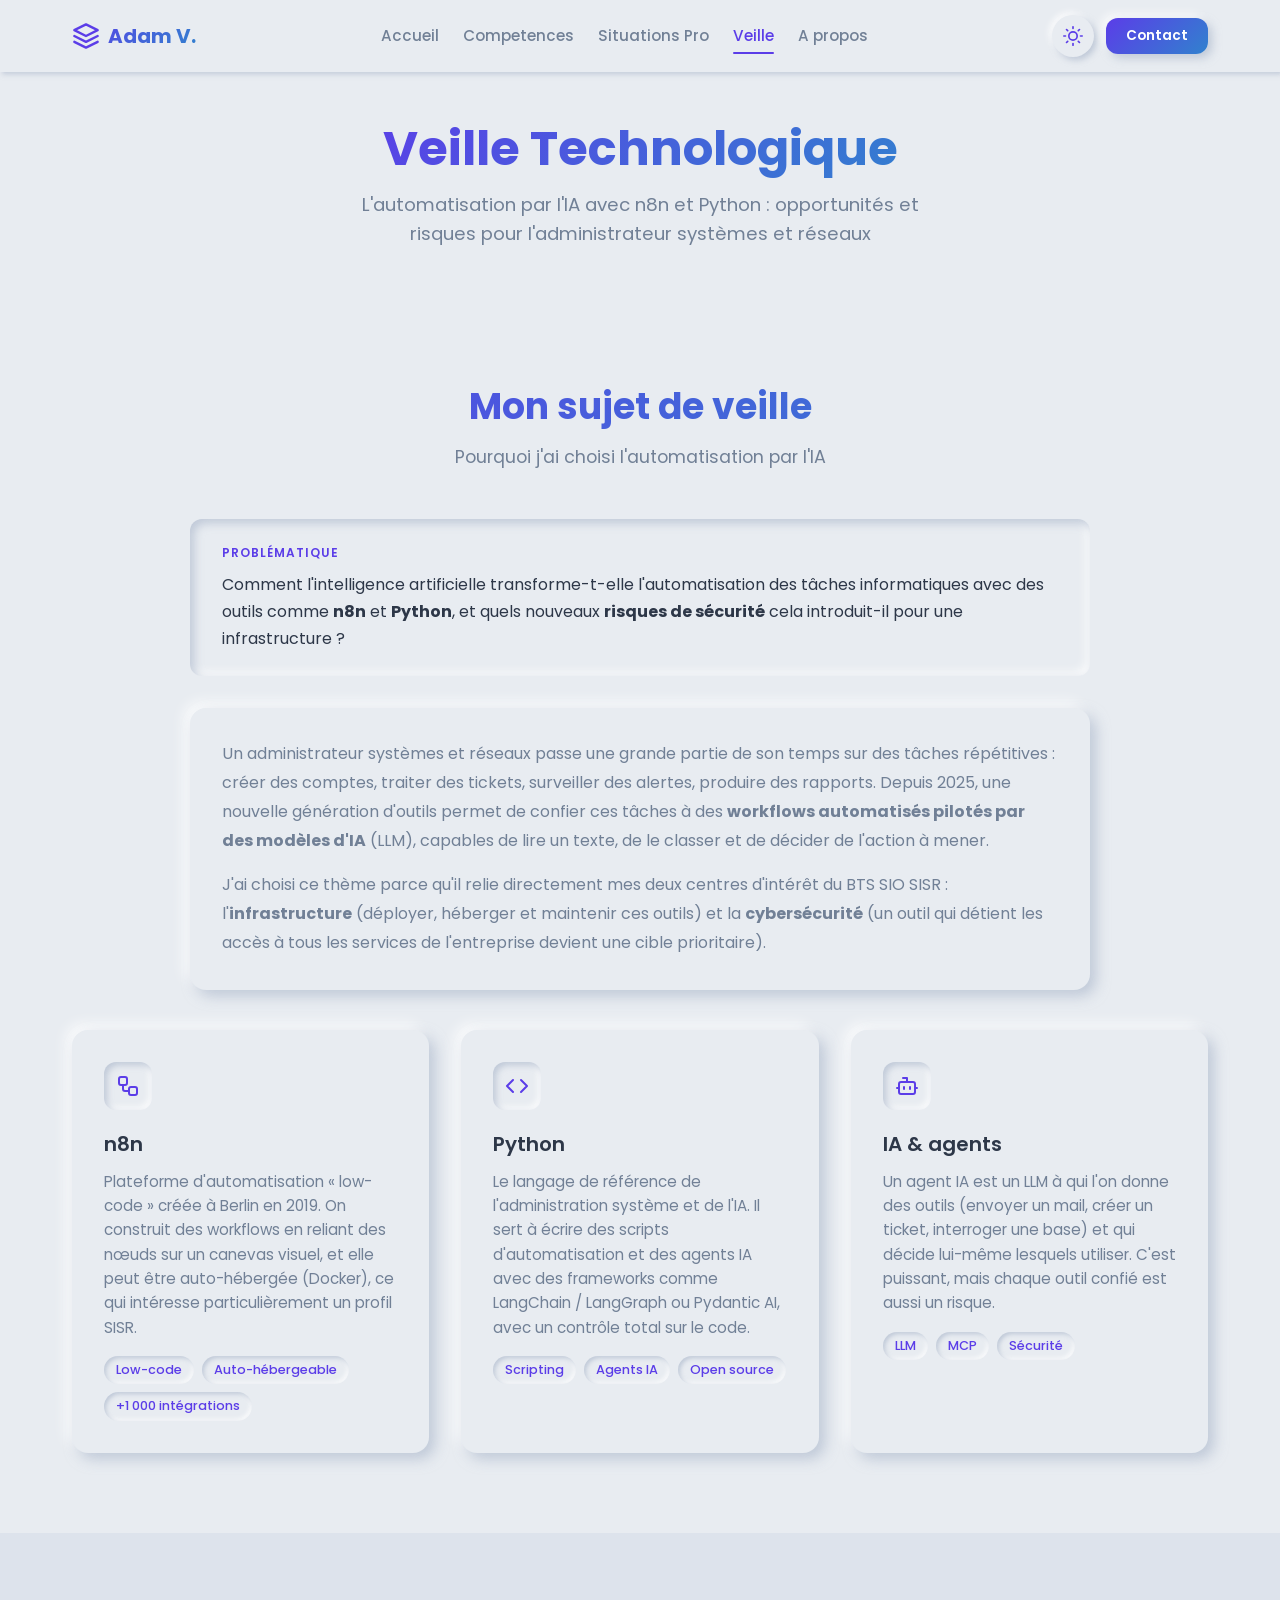
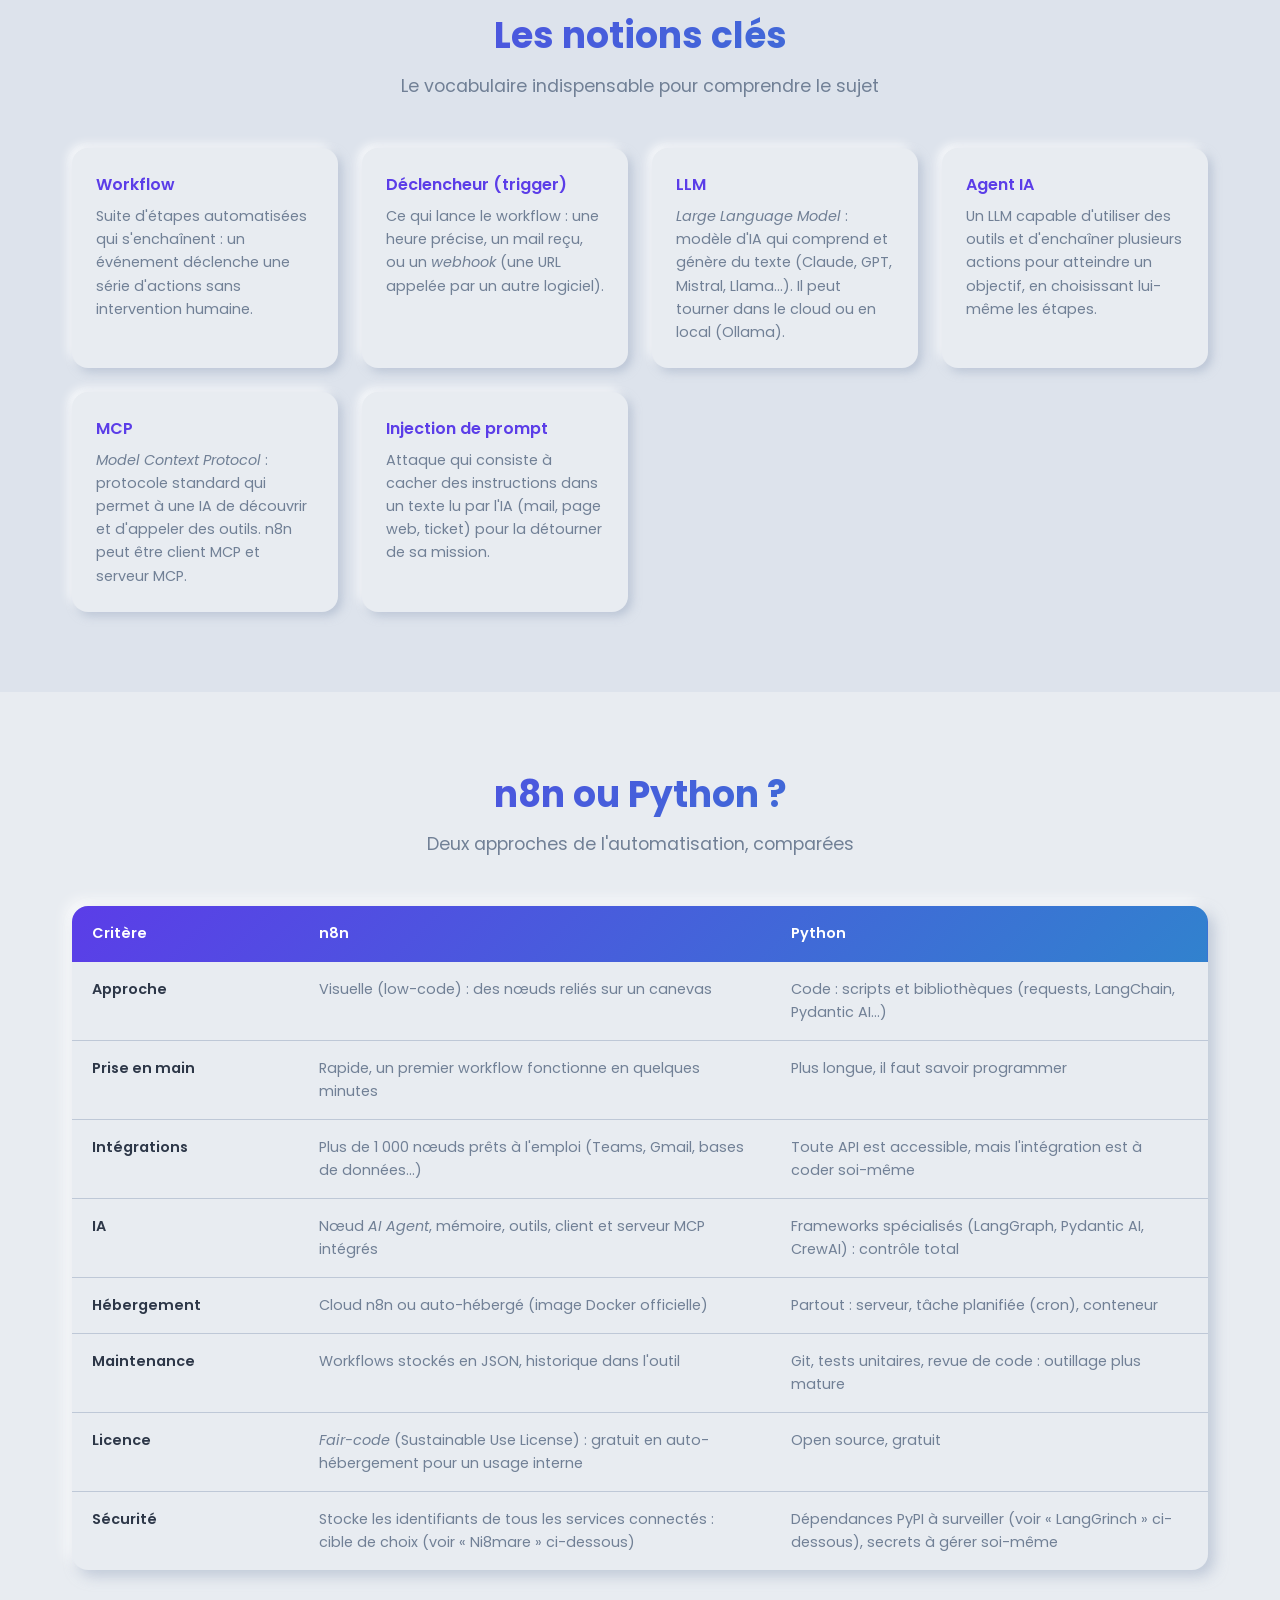
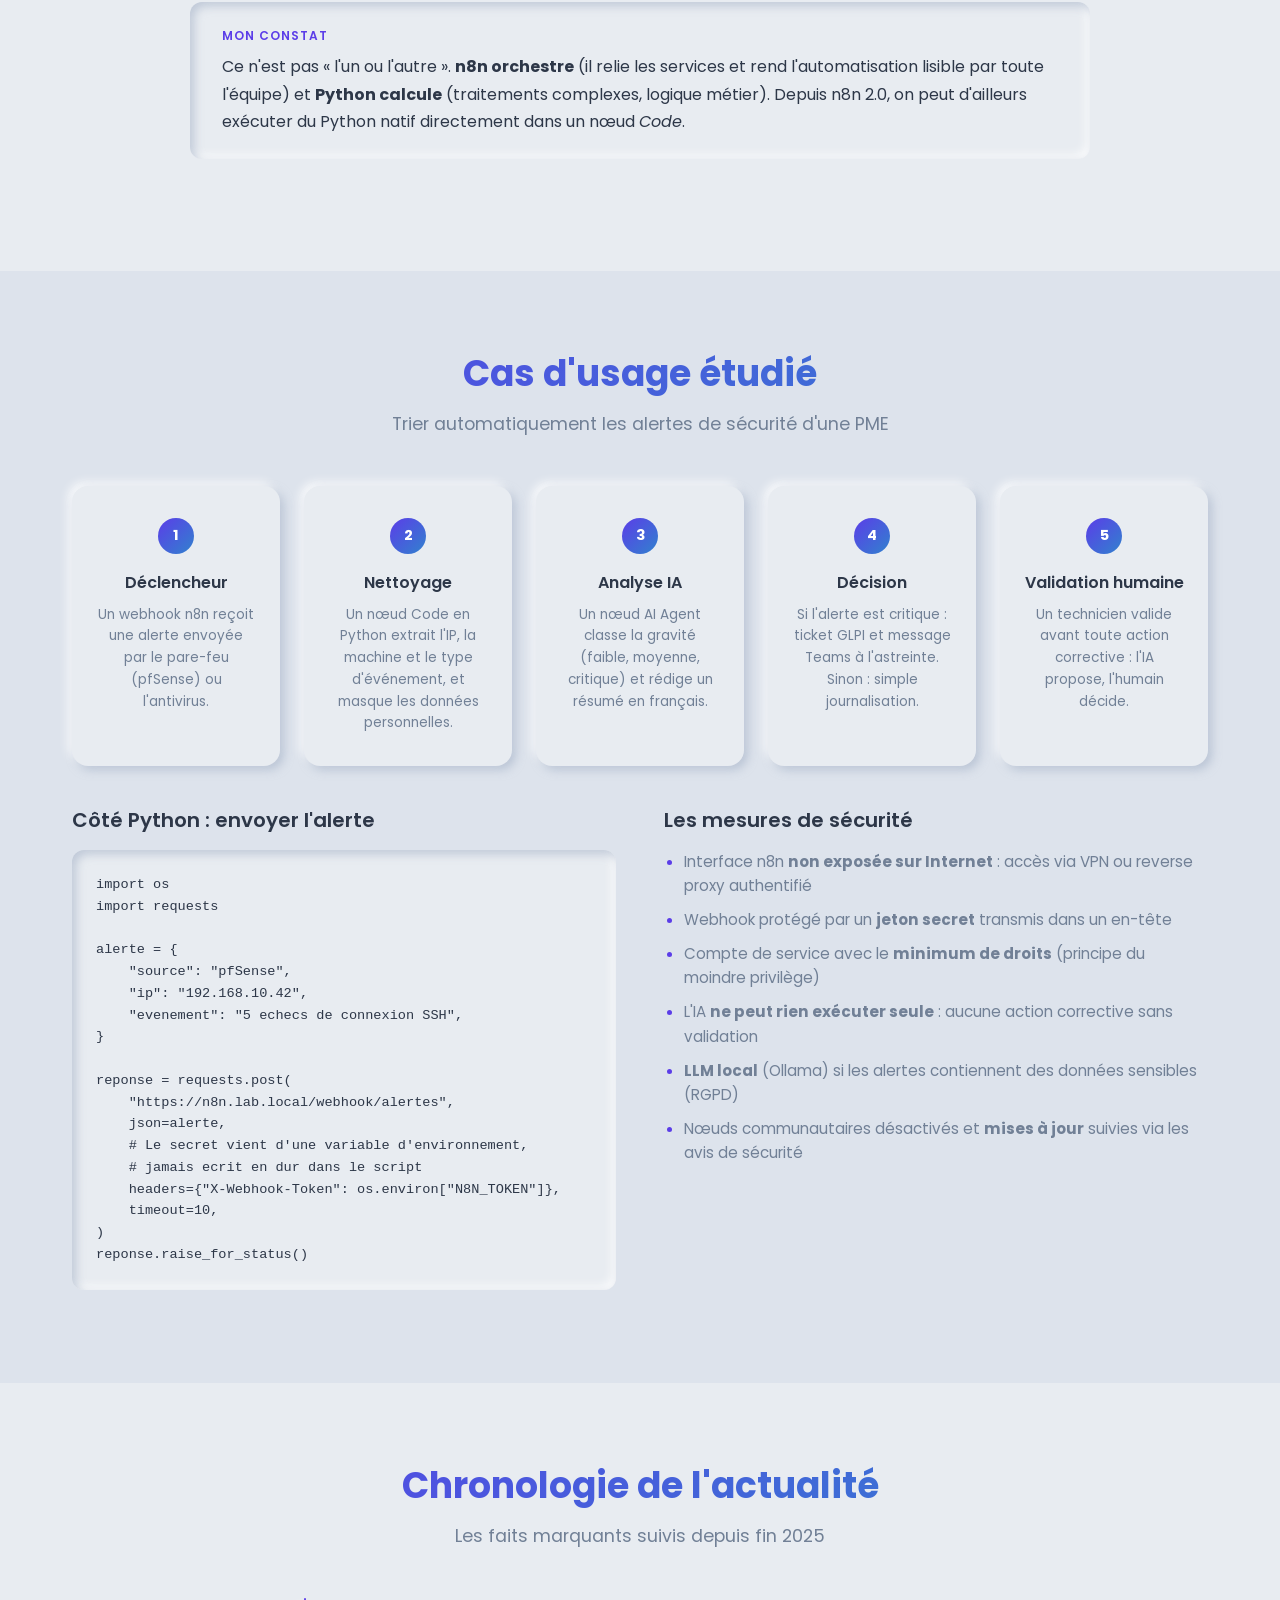
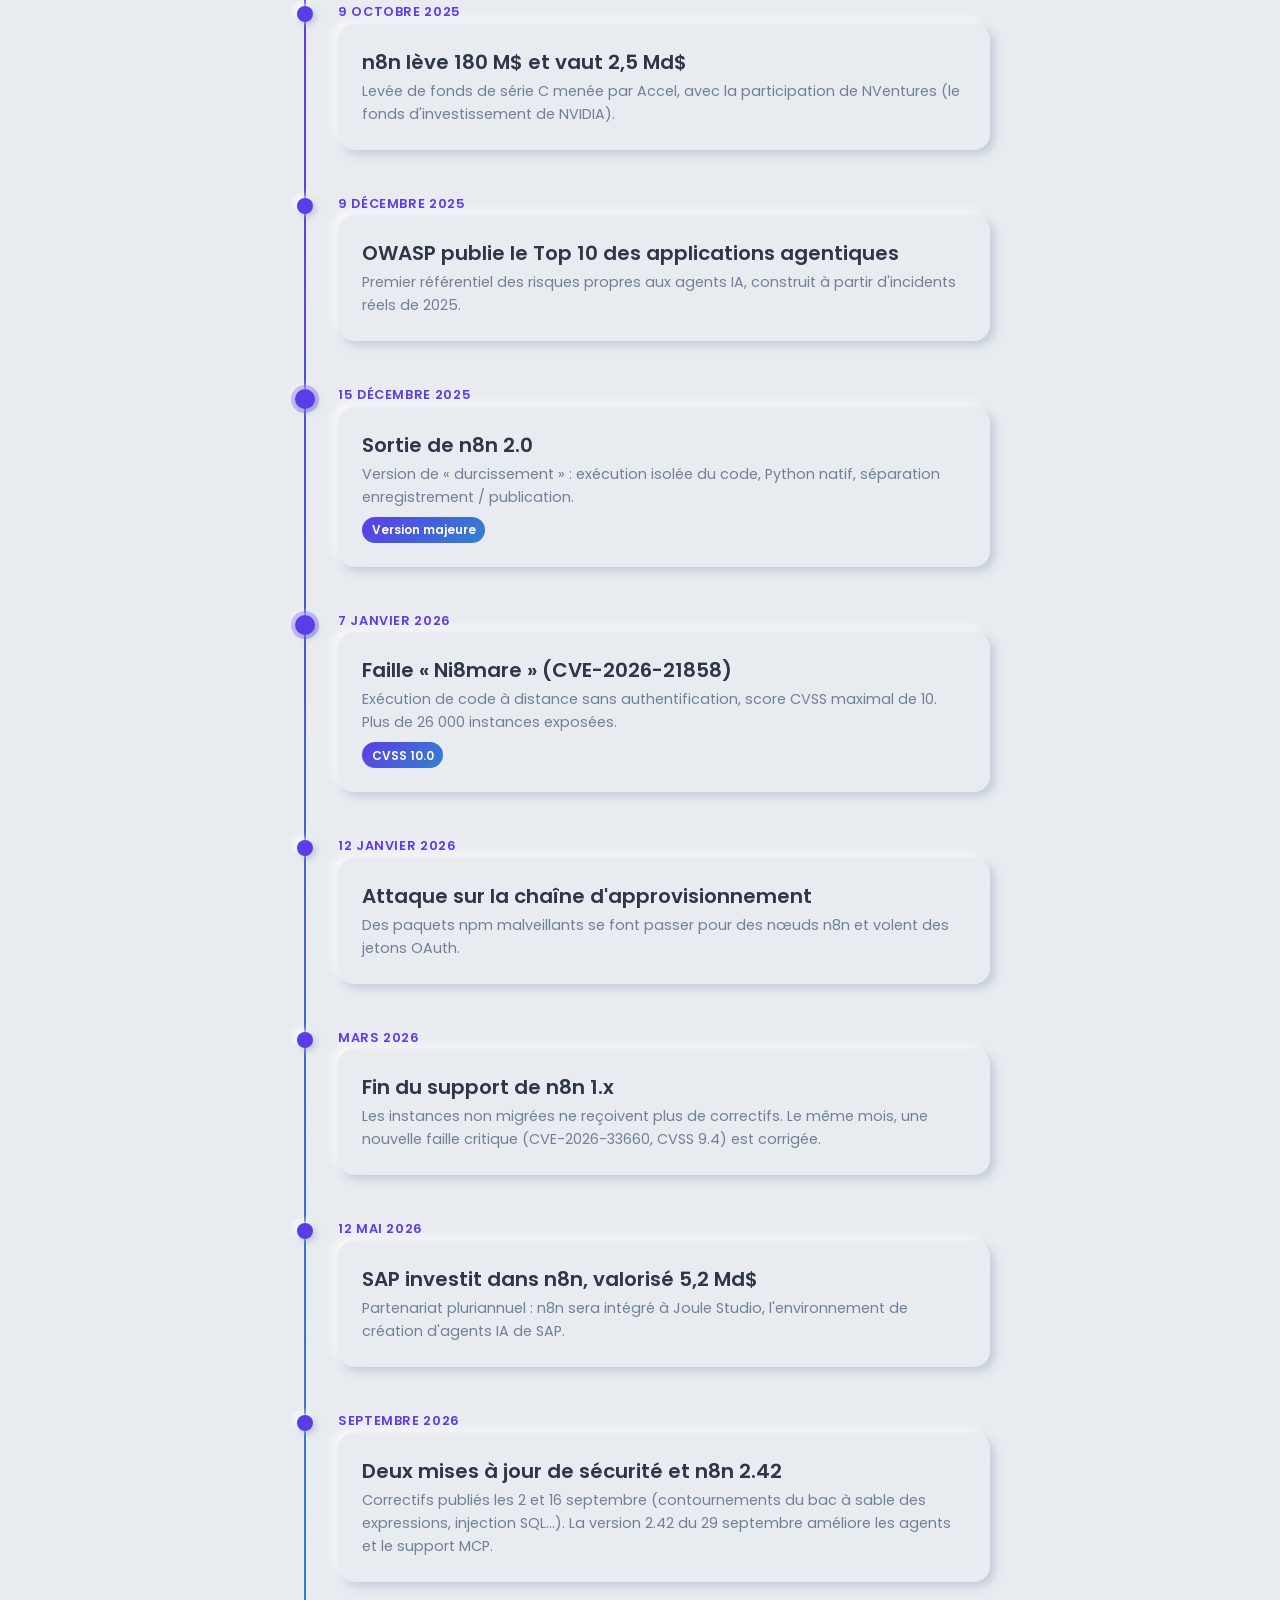
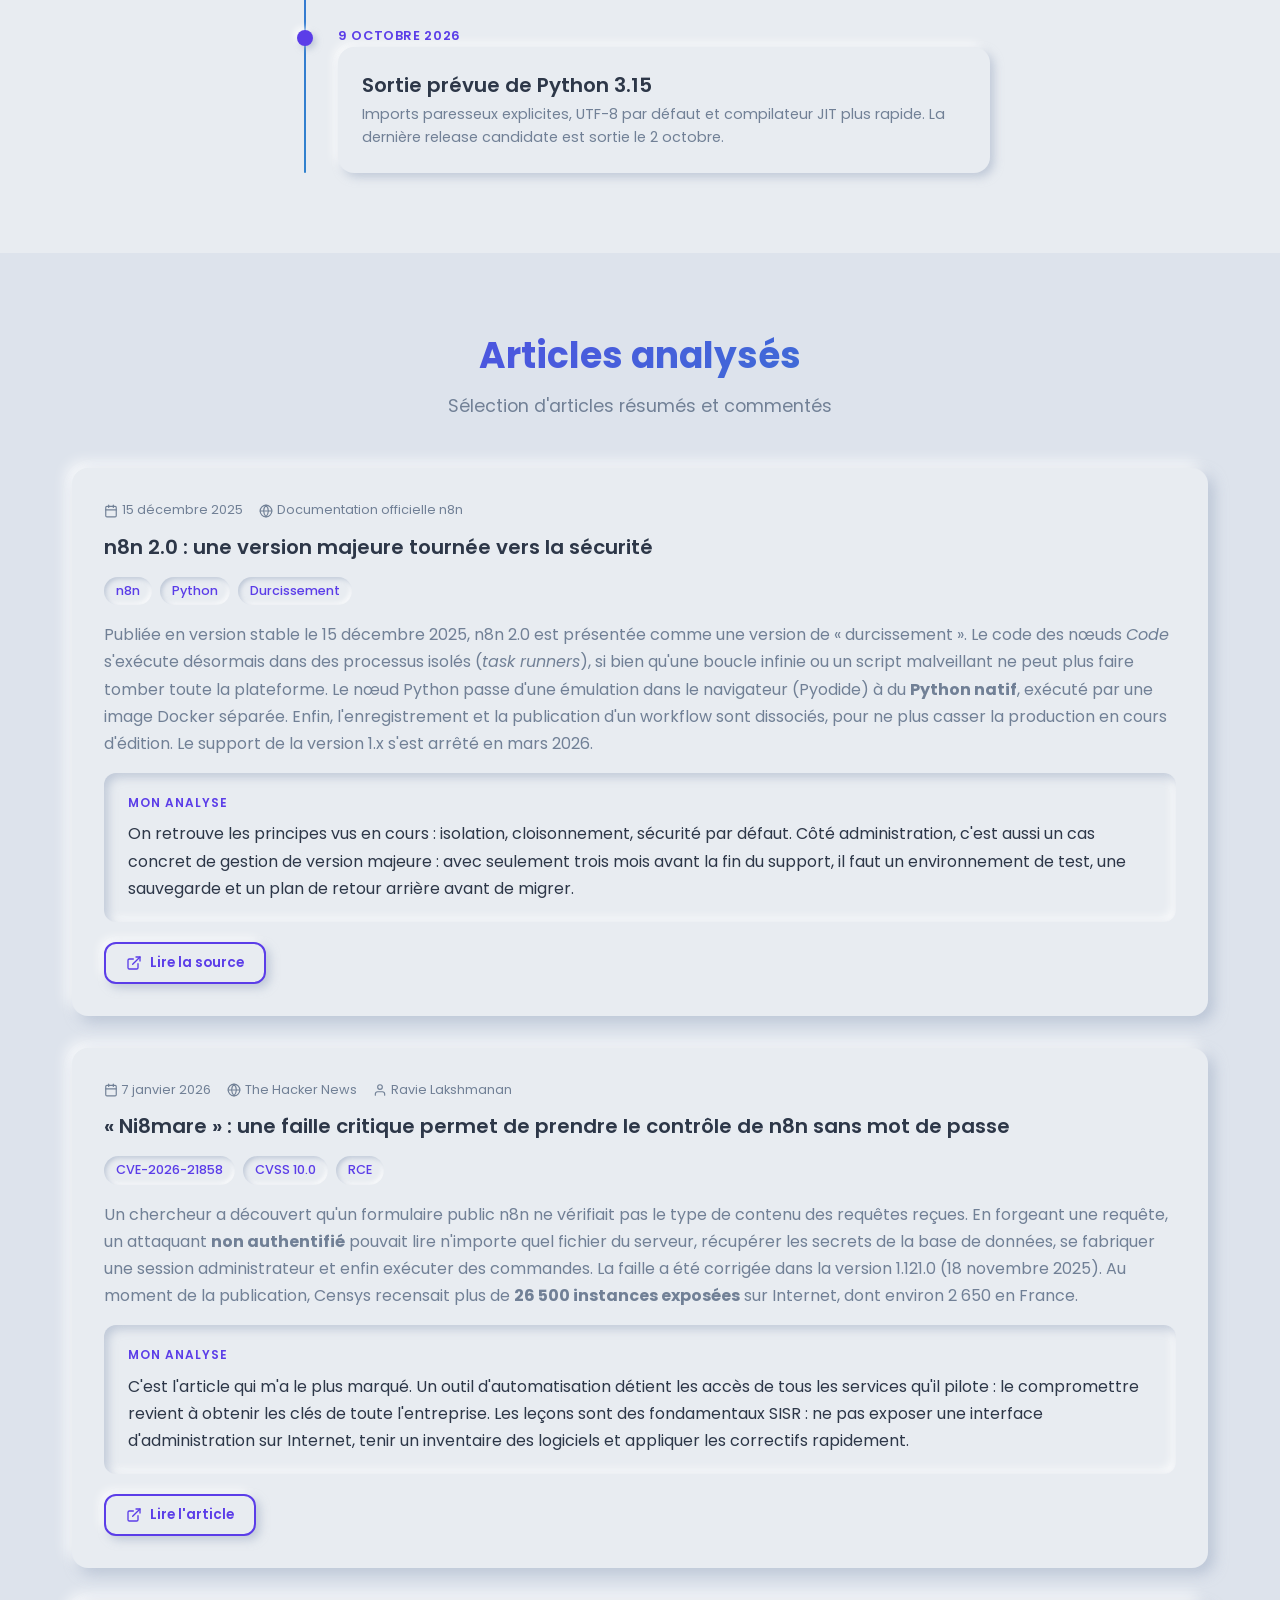
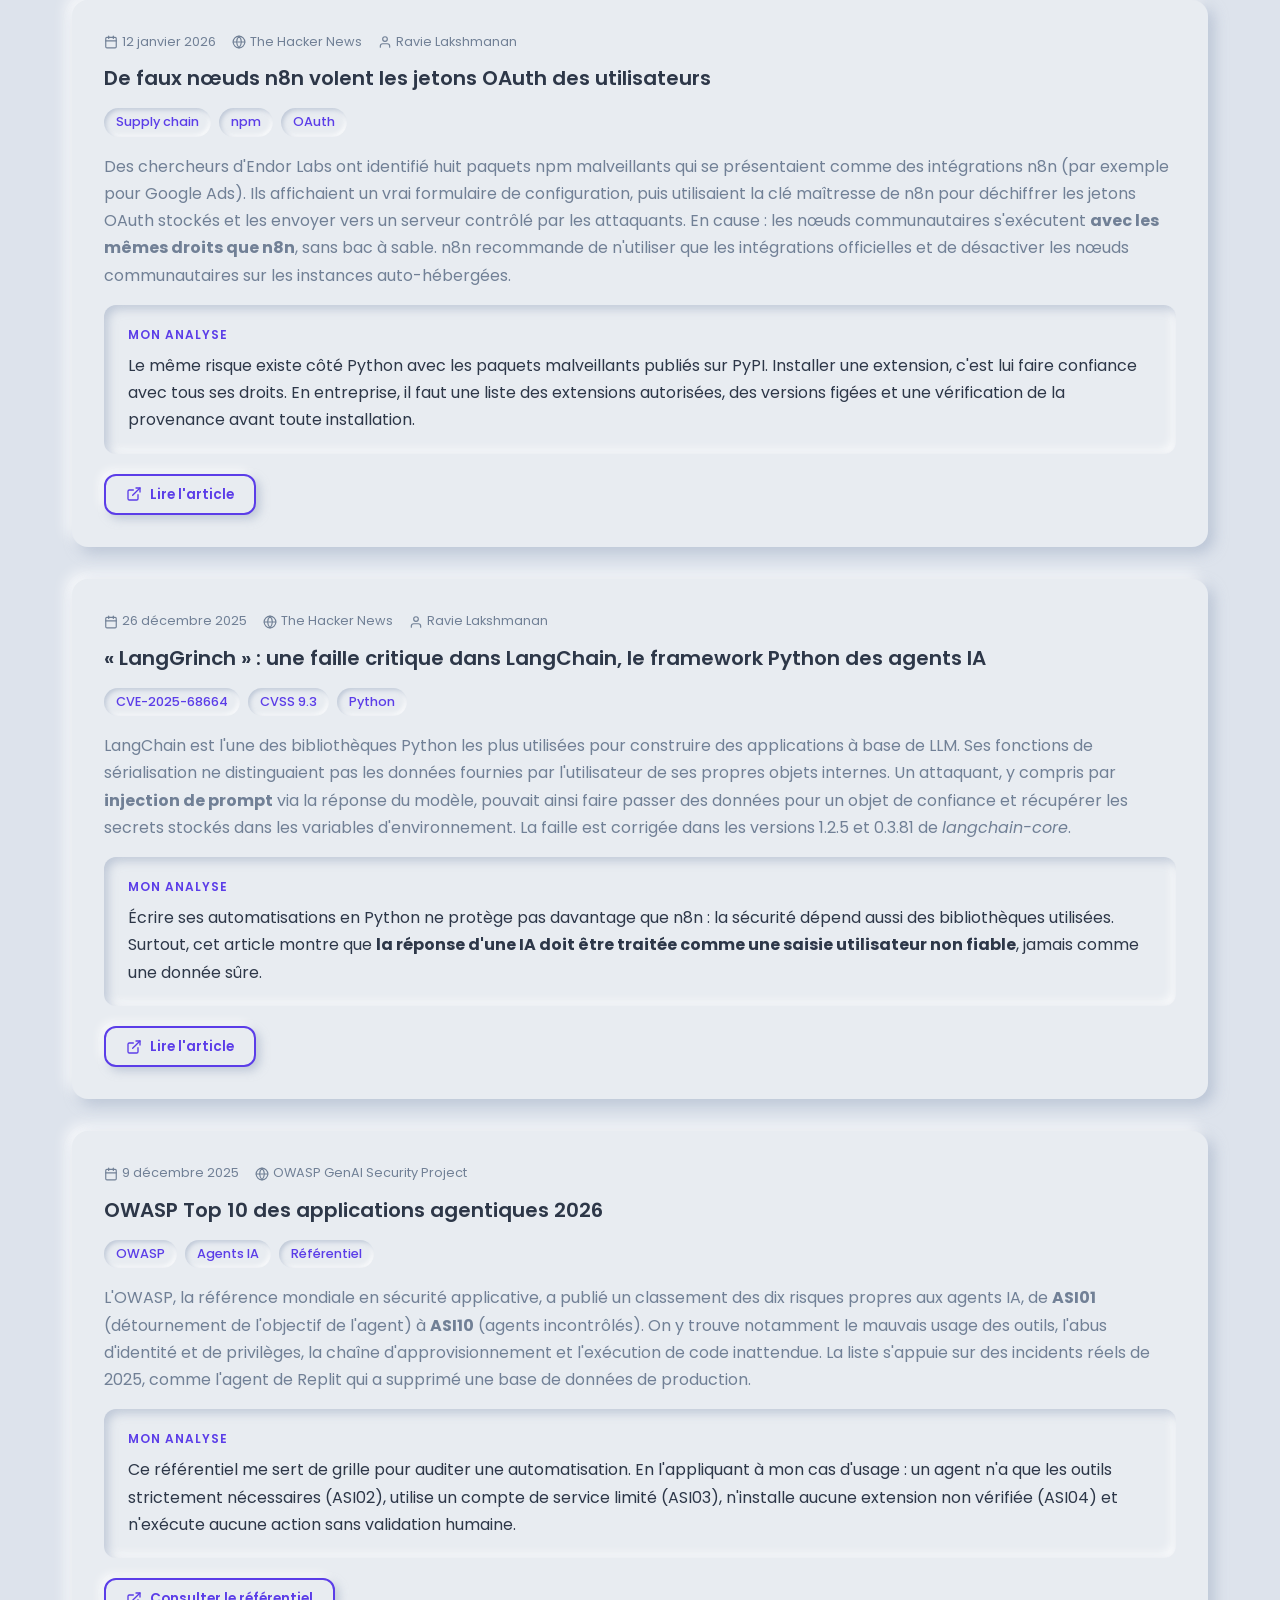
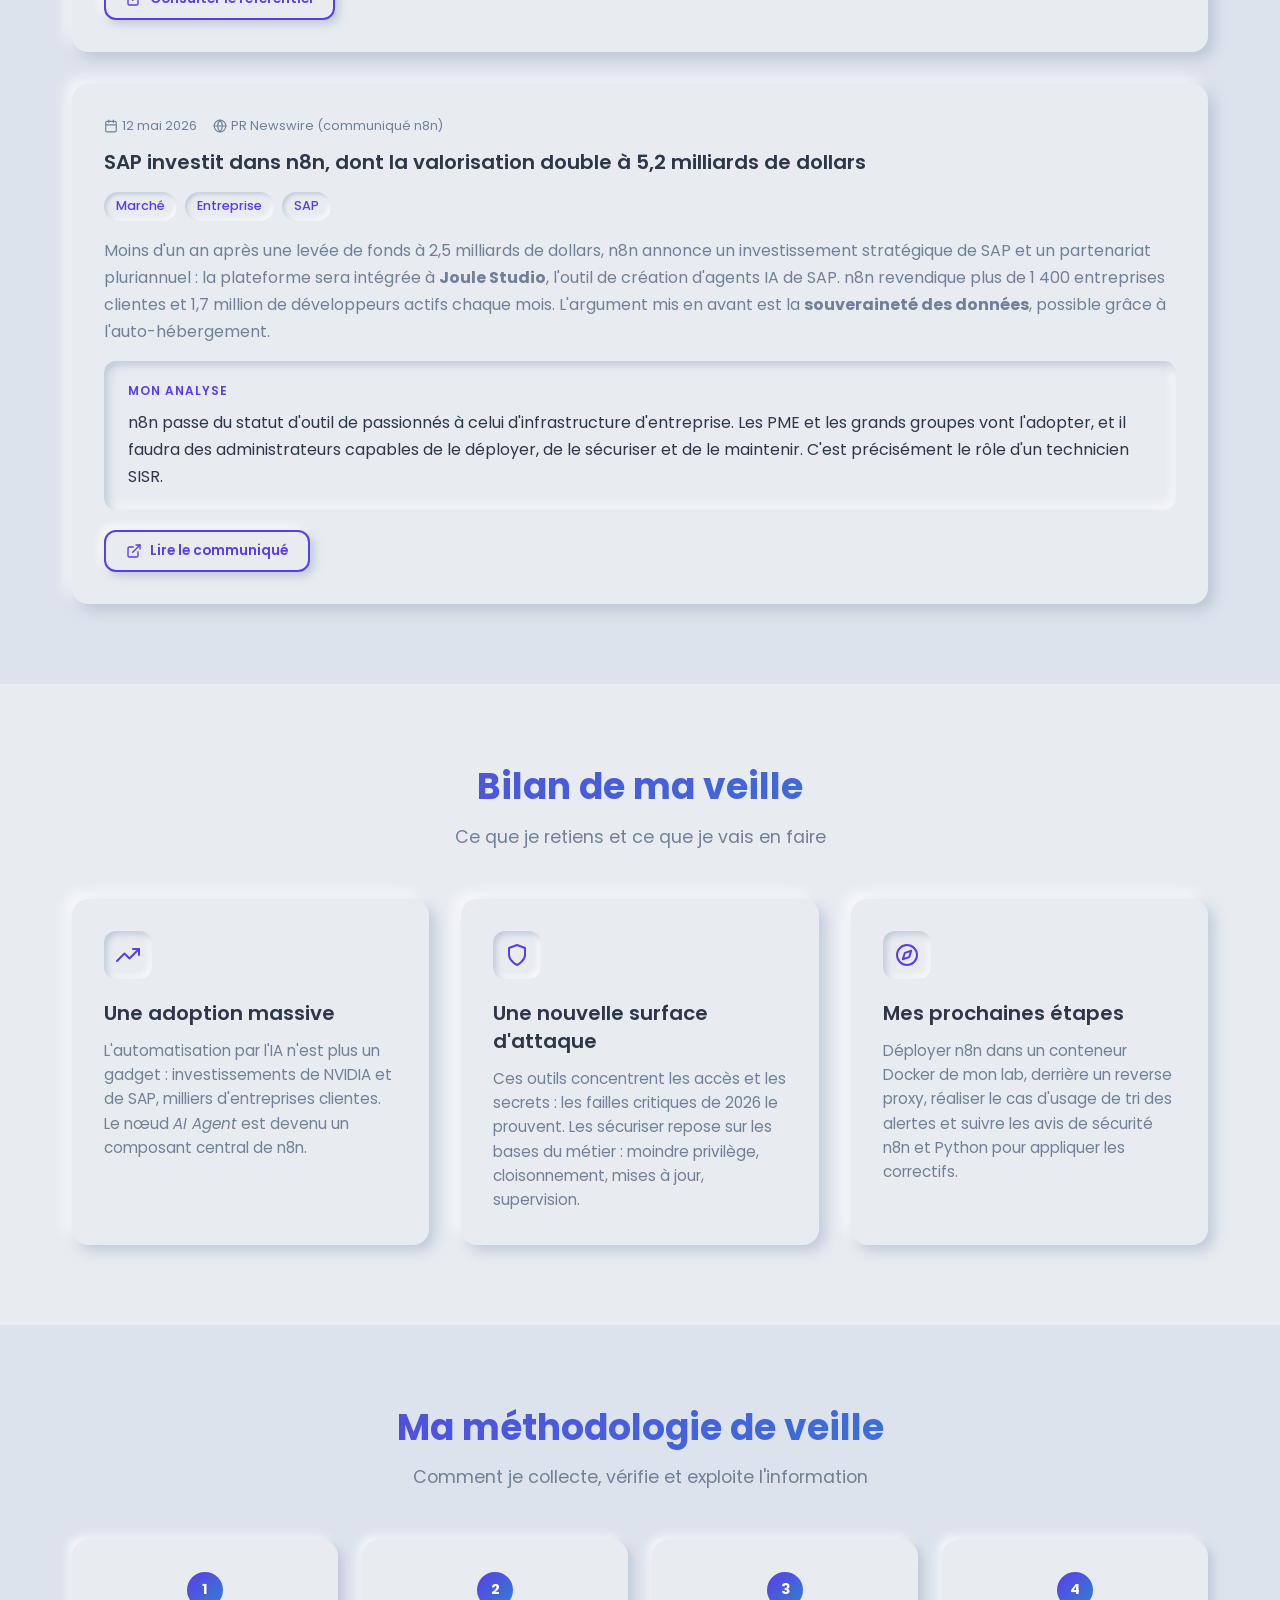
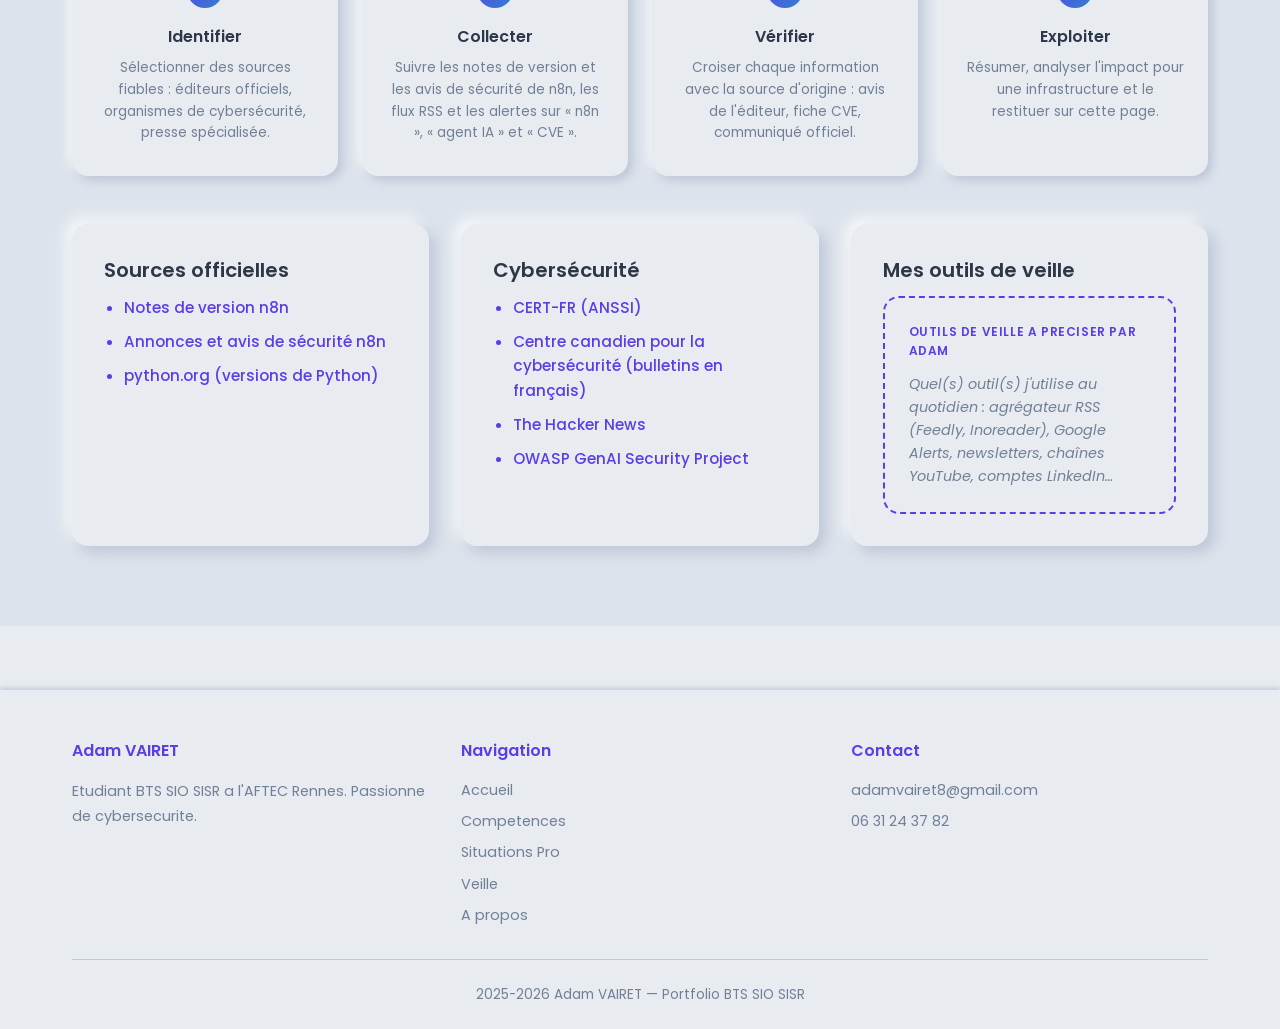
<file: html/veille.html>
<!DOCTYPE html>
<html lang="fr" data-theme="dark">
<head>
  <meta charset="UTF-8">
  <meta name="viewport" content="width=device-width, initial-scale=1.0">
  <meta name="description" content="Veille technologique d'Adam VAIRET (BTS SIO SISR) : l'automatisation par l'IA avec n8n et Python, opportunités et risques de sécurité.">
  <title>Veille Technologique — Adam VAIRET</title>
  <link rel="stylesheet" href="../assets/css/style.css">
  <link rel="icon" type="image/svg+xml" href="../images/favicon.svg">
</head>
<body>

  <a href="#main" class="skip-link">Aller au contenu principal</a>

  <!-- NAVBAR -->
  <nav class="navbar" role="navigation" aria-label="Navigation principale">
    <div class="nav-content">
      <a href="../index.html" class="nav-logo">
        <svg viewBox="0 0 24 24" fill="none" stroke="currentColor" stroke-width="2" stroke-linecap="round" stroke-linejoin="round"><path d="M12 2L2 7l10 5 10-5-10-5z"/><path d="M2 17l10 5 10-5"/><path d="M2 12l10 5 10-5"/></svg>
        Adam V.
      </a>
      <div class="nav-links" id="nav-links">
        <a href="../index.html" class="nav-link">Accueil</a>
        <a href="competences.html" class="nav-link">Competences</a>
        <a href="situations.html" class="nav-link">Situations Pro</a>
        <a href="veille.html" class="nav-link active">Veille</a>
        <a href="about.html" class="nav-link">A propos</a>
      </div>
      <div class="nav-actions">
        <button class="theme-toggle" aria-label="Changer de theme">
          <svg class="icon-sun" viewBox="0 0 24 24" fill="none" stroke="currentColor" stroke-width="2" stroke-linecap="round" stroke-linejoin="round"><circle cx="12" cy="12" r="5"/><line x1="12" y1="1" x2="12" y2="3"/><line x1="12" y1="21" x2="12" y2="23"/><line x1="4.22" y1="4.22" x2="5.64" y2="5.64"/><line x1="18.36" y1="18.36" x2="19.78" y2="19.78"/><line x1="1" y1="12" x2="3" y2="12"/><line x1="21" y1="12" x2="23" y2="12"/><line x1="4.22" y1="19.78" x2="5.64" y2="18.36"/><line x1="18.36" y1="5.64" x2="19.78" y2="4.22"/></svg>
          <svg class="icon-moon" viewBox="0 0 24 24" fill="none" stroke="currentColor" stroke-width="2" stroke-linecap="round" stroke-linejoin="round"><path d="M21 12.79A9 9 0 1111.21 3 7 7 0 0021 12.79z"/></svg>
        </button>
        <button class="btn btn-sm btn-primary" data-modal="contact">Contact</button>
        <button class="menu-toggle" aria-label="Ouvrir le menu" aria-expanded="false">
          <svg viewBox="0 0 24 24" fill="none" stroke="currentColor" stroke-width="2" stroke-linecap="round" stroke-linejoin="round"><line x1="3" y1="6" x2="21" y2="6"/><line x1="3" y1="12" x2="21" y2="12"/><line x1="3" y1="18" x2="21" y2="18"/></svg>
        </button>
      </div>
    </div>
  </nav>

  <!-- Contact Modal -->
  <div class="modal-overlay" id="contact-modal" role="dialog" aria-modal="true" aria-label="Contact">
    <div class="modal">
      <div class="modal-header">
        <h2 class="gradient-text">Me contacter</h2>
        <button class="modal-close" aria-label="Fermer">
          <svg viewBox="0 0 24 24" fill="none" stroke="currentColor" stroke-width="2" stroke-linecap="round" stroke-linejoin="round"><line x1="18" y1="6" x2="6" y2="18"/><line x1="6" y1="6" x2="18" y2="18"/></svg>
        </button>
      </div>
      <ul class="contact-list">
        <li class="contact-item">
          <span class="contact-icon"><svg viewBox="0 0 24 24" fill="none" stroke="currentColor" stroke-width="2" stroke-linecap="round" stroke-linejoin="round"><path d="M4 4h16c1.1 0 2 .9 2 2v12c0 1.1-.9 2-2 2H4c-1.1 0-2-.9-2-2V6c0-1.1.9-2 2-2z"/><polyline points="22,6 12,13 2,6"/></svg></span>
          <div class="contact-info"><h4>Email</h4><p>adamvairet8@gmail.com</p></div>
        </li>
      </ul>
    </div>
  </div>

  <!-- MAIN -->
  <main id="main">

    <!-- Hero -->
    <section class="hero hero-page">
      <div class="hero-content animate-on-scroll">
        <h1 class="hero-title gradient-text">Veille Technologique</h1>
        <p class="hero-subtitle">L'automatisation par l'IA avec n8n et Python : opportunités et risques pour l'administrateur systèmes et réseaux</p>
      </div>
    </section>

    <!-- Sujet de veille -->
    <section class="section">
      <div class="container">
        <div class="section-header animate-on-scroll">
          <h2 class="gradient-text">Mon sujet de veille</h2>
          <p>Pourquoi j'ai choisi l'automatisation par l'IA</p>
        </div>

        <div class="veille-problem animate-on-scroll">
          <span class="veille-label">Problématique</span>
          <p>Comment l'intelligence artificielle transforme-t-elle l'automatisation des tâches informatiques avec des outils comme <strong>n8n</strong> et <strong>Python</strong>, et quels nouveaux <strong>risques de sécurité</strong> cela introduit-il pour une infrastructure ?</p>
        </div>

        <div class="neo-raised animate-on-scroll veille-intro">
          <p class="bio-text">
            Un administrateur systèmes et réseaux passe une grande partie de son temps sur des tâches répétitives : créer des comptes, traiter des tickets, surveiller des alertes, produire des rapports. Depuis 2025, une nouvelle génération d'outils permet de confier ces tâches à des <strong>workflows automatisés pilotés par des modèles d'IA</strong> (LLM), capables de lire un texte, de le classer et de décider de l'action à mener.
          </p>
          <p class="bio-text">
            J'ai choisi ce thème parce qu'il relie directement mes deux centres d'intérêt du BTS SIO SISR : l'<strong>infrastructure</strong> (déployer, héberger et maintenir ces outils) et la <strong>cybersécurité</strong> (un outil qui détient les accès à tous les services de l'entreprise devient une cible prioritaire).
          </p>
        </div>

        <div class="cards-grid veille-pillars">
          <div class="card animate-on-scroll">
            <div class="card-icon">
              <svg viewBox="0 0 24 24" fill="none" stroke="currentColor" stroke-width="2" stroke-linecap="round" stroke-linejoin="round"><rect x="3" y="3" width="8" height="8" rx="2"/><path d="M7 11v4a2 2 0 002 2h4"/><rect x="13" y="13" width="8" height="8" rx="2"/></svg>
            </div>
            <h3 class="card-title">n8n</h3>
            <p class="card-text">Plateforme d'automatisation « low-code » créée à Berlin en 2019. On construit des workflows en reliant des nœuds sur un canevas visuel, et elle peut être auto-hébergée (Docker), ce qui intéresse particulièrement un profil SISR.</p>
            <div class="card-tags"><span class="tag">Low-code</span><span class="tag">Auto-hébergeable</span><span class="tag">+1 000 intégrations</span></div>
          </div>
          <div class="card animate-on-scroll">
            <div class="card-icon">
              <svg viewBox="0 0 24 24" fill="none" stroke="currentColor" stroke-width="2" stroke-linecap="round" stroke-linejoin="round"><polyline points="16 18 22 12 16 6"/><polyline points="8 6 2 12 8 18"/></svg>
            </div>
            <h3 class="card-title">Python</h3>
            <p class="card-text">Le langage de référence de l'administration système et de l'IA. Il sert à écrire des scripts d'automatisation et des agents IA avec des frameworks comme LangChain / LangGraph ou Pydantic AI, avec un contrôle total sur le code.</p>
            <div class="card-tags"><span class="tag">Scripting</span><span class="tag">Agents IA</span><span class="tag">Open source</span></div>
          </div>
          <div class="card animate-on-scroll">
            <div class="card-icon">
              <svg viewBox="0 0 24 24" fill="none" stroke="currentColor" stroke-width="2" stroke-linecap="round" stroke-linejoin="round"><path d="M12 8V4H8"/><rect x="4" y="8" width="16" height="12" rx="2"/><path d="M2 14h2"/><path d="M20 14h2"/><path d="M15 13v2"/><path d="M9 13v2"/></svg>
            </div>
            <h3 class="card-title">IA &amp; agents</h3>
            <p class="card-text">Un agent IA est un LLM à qui l'on donne des outils (envoyer un mail, créer un ticket, interroger une base) et qui décide lui-même lesquels utiliser. C'est puissant, mais chaque outil confié est aussi un risque.</p>
            <div class="card-tags"><span class="tag">LLM</span><span class="tag">MCP</span><span class="tag">Sécurité</span></div>
          </div>
        </div>
      </div>
    </section>

    <!-- Notions cles -->
    <section class="section" style="background: var(--bg-alt); transition: background-color var(--transition-speed) ease;">
      <div class="container">
        <div class="section-header animate-on-scroll">
          <h2 class="gradient-text">Les notions clés</h2>
          <p>Le vocabulaire indispensable pour comprendre le sujet</p>
        </div>

        <div class="glossary-grid">
          <div class="glossary-item animate-on-scroll">
            <h4>Workflow</h4>
            <p>Suite d'étapes automatisées qui s'enchaînent : un événement déclenche une série d'actions sans intervention humaine.</p>
          </div>
          <div class="glossary-item animate-on-scroll">
            <h4>Déclencheur (trigger)</h4>
            <p>Ce qui lance le workflow : une heure précise, un mail reçu, ou un <em>webhook</em> (une URL appelée par un autre logiciel).</p>
          </div>
          <div class="glossary-item animate-on-scroll">
            <h4>LLM</h4>
            <p><em>Large Language Model</em> : modèle d'IA qui comprend et génère du texte (Claude, GPT, Mistral, Llama…). Il peut tourner dans le cloud ou en local (Ollama).</p>
          </div>
          <div class="glossary-item animate-on-scroll">
            <h4>Agent IA</h4>
            <p>Un LLM capable d'utiliser des outils et d'enchaîner plusieurs actions pour atteindre un objectif, en choisissant lui-même les étapes.</p>
          </div>
          <div class="glossary-item animate-on-scroll">
            <h4>MCP</h4>
            <p><em>Model Context Protocol</em> : protocole standard qui permet à une IA de découvrir et d'appeler des outils. n8n peut être client MCP et serveur MCP.</p>
          </div>
          <div class="glossary-item animate-on-scroll">
            <h4>Injection de prompt</h4>
            <p>Attaque qui consiste à cacher des instructions dans un texte lu par l'IA (mail, page web, ticket) pour la détourner de sa mission.</p>
          </div>
        </div>
      </div>
    </section>

    <!-- n8n vs Python -->
    <section class="section">
      <div class="container">
        <div class="section-header animate-on-scroll">
          <h2 class="gradient-text">n8n ou Python ?</h2>
          <p>Deux approches de l'automatisation, comparées</p>
        </div>

        <div class="table-container animate-on-scroll">
          <table class="skills-table compare-table">
            <thead>
              <tr>
                <th scope="col">Critère</th>
                <th scope="col">n8n</th>
                <th scope="col">Python</th>
              </tr>
            </thead>
            <tbody>
              <tr>
                <th scope="row">Approche</th>
                <td>Visuelle (low-code) : des nœuds reliés sur un canevas</td>
                <td>Code : scripts et bibliothèques (requests, LangChain, Pydantic AI…)</td>
              </tr>
              <tr>
                <th scope="row">Prise en main</th>
                <td>Rapide, un premier workflow fonctionne en quelques minutes</td>
                <td>Plus longue, il faut savoir programmer</td>
              </tr>
              <tr>
                <th scope="row">Intégrations</th>
                <td>Plus de 1 000 nœuds prêts à l'emploi (Teams, Gmail, bases de données…)</td>
                <td>Toute API est accessible, mais l'intégration est à coder soi-même</td>
              </tr>
              <tr>
                <th scope="row">IA</th>
                <td>Nœud <em>AI Agent</em>, mémoire, outils, client et serveur MCP intégrés</td>
                <td>Frameworks spécialisés (LangGraph, Pydantic AI, CrewAI) : contrôle total</td>
              </tr>
              <tr>
                <th scope="row">Hébergement</th>
                <td>Cloud n8n ou auto-hébergé (image Docker officielle)</td>
                <td>Partout : serveur, tâche planifiée (cron), conteneur</td>
              </tr>
              <tr>
                <th scope="row">Maintenance</th>
                <td>Workflows stockés en JSON, historique dans l'outil</td>
                <td>Git, tests unitaires, revue de code : outillage plus mature</td>
              </tr>
              <tr>
                <th scope="row">Licence</th>
                <td><em>Fair-code</em> (Sustainable Use License) : gratuit en auto-hébergement pour un usage interne</td>
                <td>Open source, gratuit</td>
              </tr>
              <tr>
                <th scope="row">Sécurité</th>
                <td>Stocke les identifiants de tous les services connectés : cible de choix (voir « Ni8mare » ci-dessous)</td>
                <td>Dépendances PyPI à surveiller (voir « LangGrinch » ci-dessous), secrets à gérer soi-même</td>
              </tr>
            </tbody>
          </table>
        </div>

        <div class="veille-problem animate-on-scroll" style="margin-top: 2rem;">
          <span class="veille-label">Mon constat</span>
          <p>Ce n'est pas « l'un ou l'autre ». <strong>n8n orchestre</strong> (il relie les services et rend l'automatisation lisible par toute l'équipe) et <strong>Python calcule</strong> (traitements complexes, logique métier). Depuis n8n 2.0, on peut d'ailleurs exécuter du Python natif directement dans un nœud <em>Code</em>.</p>
        </div>
      </div>
    </section>

    <!-- Cas pratique -->
    <section class="section" style="background: var(--bg-alt); transition: background-color var(--transition-speed) ease;">
      <div class="container">
        <div class="section-header animate-on-scroll">
          <h2 class="gradient-text">Cas d'usage étudié</h2>
          <p>Trier automatiquement les alertes de sécurité d'une PME</p>
        </div>

        <div class="methodology-steps">
          <div class="method-step animate-on-scroll">
            <h4>Déclencheur</h4>
            <p>Un webhook n8n reçoit une alerte envoyée par le pare-feu (pfSense) ou l'antivirus.</p>
          </div>
          <div class="method-step animate-on-scroll">
            <h4>Nettoyage</h4>
            <p>Un nœud Code en Python extrait l'IP, la machine et le type d'événement, et masque les données personnelles.</p>
          </div>
          <div class="method-step animate-on-scroll">
            <h4>Analyse IA</h4>
            <p>Un nœud AI Agent classe la gravité (faible, moyenne, critique) et rédige un résumé en français.</p>
          </div>
          <div class="method-step animate-on-scroll">
            <h4>Décision</h4>
            <p>Si l'alerte est critique : ticket GLPI et message Teams à l'astreinte. Sinon : simple journalisation.</p>
          </div>
          <div class="method-step animate-on-scroll">
            <h4>Validation humaine</h4>
            <p>Un technicien valide avant toute action corrective : l'IA propose, l'humain décide.</p>
          </div>
        </div>

        <div class="two-col" style="margin-top: 2.5rem;">
          <div class="animate-on-scroll">
            <h3 style="margin-bottom: 1rem;">Côté Python : envoyer l'alerte</h3>
            <pre class="code-block"><code>import os
import requests

alerte = {
    "source": "pfSense",
    "ip": "192.168.10.42",
    "evenement": "5 echecs de connexion SSH",
}

reponse = requests.post(
    "https://n8n.lab.local/webhook/alertes",
    json=alerte,
    # Le secret vient d'une variable d'environnement,
    # jamais ecrit en dur dans le script
    headers={"X-Webhook-Token": os.environ["N8N_TOKEN"]},
    timeout=10,
)
reponse.raise_for_status()</code></pre>
          </div>
          <div class="animate-on-scroll">
            <h3 style="margin-bottom: 1rem;">Les mesures de sécurité</h3>
            <ul class="veille-list">
              <li>Interface n8n <strong>non exposée sur Internet</strong> : accès via VPN ou reverse proxy authentifié</li>
              <li>Webhook protégé par un <strong>jeton secret</strong> transmis dans un en-tête</li>
              <li>Compte de service avec le <strong>minimum de droits</strong> (principe du moindre privilège)</li>
              <li>L'IA <strong>ne peut rien exécuter seule</strong> : aucune action corrective sans validation</li>
              <li><strong>LLM local</strong> (Ollama) si les alertes contiennent des données sensibles (RGPD)</li>
              <li>Nœuds communautaires désactivés et <strong>mises à jour</strong> suivies via les avis de sécurité</li>
            </ul>
          </div>
        </div>
      </div>
    </section>

    <!-- Chronologie -->
    <section class="section">
      <div class="container">
        <div class="section-header animate-on-scroll">
          <h2 class="gradient-text">Chronologie de l'actualité</h2>
          <p>Les faits marquants suivis depuis fin 2025</p>
        </div>

        <div class="timeline">
          <div class="timeline-item animate-on-scroll">
            <div class="timeline-dot"></div>
            <span class="timeline-date">9 octobre 2025</span>
            <div class="timeline-content">
              <h3>n8n lève 180 M$ et vaut 2,5 Md$</h3>
              <p>Levée de fonds de série C menée par Accel, avec la participation de NVentures (le fonds d'investissement de NVIDIA).</p>
            </div>
          </div>
          <div class="timeline-item animate-on-scroll">
            <div class="timeline-dot"></div>
            <span class="timeline-date">9 décembre 2025</span>
            <div class="timeline-content">
              <h3>OWASP publie le Top 10 des applications agentiques</h3>
              <p>Premier référentiel des risques propres aux agents IA, construit à partir d'incidents réels de 2025.</p>
            </div>
          </div>
          <div class="timeline-item animate-on-scroll">
            <div class="timeline-dot highlight"></div>
            <span class="timeline-date">15 décembre 2025</span>
            <div class="timeline-content">
              <h3>Sortie de n8n 2.0</h3>
              <p>Version de « durcissement » : exécution isolée du code, Python natif, séparation enregistrement / publication.</p>
              <span class="timeline-badge">Version majeure</span>
            </div>
          </div>
          <div class="timeline-item animate-on-scroll">
            <div class="timeline-dot highlight"></div>
            <span class="timeline-date">7 janvier 2026</span>
            <div class="timeline-content">
              <h3>Faille « Ni8mare » (CVE-2026-21858)</h3>
              <p>Exécution de code à distance sans authentification, score CVSS maximal de 10. Plus de 26 000 instances exposées.</p>
              <span class="timeline-badge">CVSS 10.0</span>
            </div>
          </div>
          <div class="timeline-item animate-on-scroll">
            <div class="timeline-dot"></div>
            <span class="timeline-date">12 janvier 2026</span>
            <div class="timeline-content">
              <h3>Attaque sur la chaîne d'approvisionnement</h3>
              <p>Des paquets npm malveillants se font passer pour des nœuds n8n et volent des jetons OAuth.</p>
            </div>
          </div>
          <div class="timeline-item animate-on-scroll">
            <div class="timeline-dot"></div>
            <span class="timeline-date">Mars 2026</span>
            <div class="timeline-content">
              <h3>Fin du support de n8n 1.x</h3>
              <p>Les instances non migrées ne reçoivent plus de correctifs. Le même mois, une nouvelle faille critique (CVE-2026-33660, CVSS 9.4) est corrigée.</p>
            </div>
          </div>
          <div class="timeline-item animate-on-scroll">
            <div class="timeline-dot"></div>
            <span class="timeline-date">12 mai 2026</span>
            <div class="timeline-content">
              <h3>SAP investit dans n8n, valorisé 5,2 Md$</h3>
              <p>Partenariat pluriannuel : n8n sera intégré à Joule Studio, l'environnement de création d'agents IA de SAP.</p>
            </div>
          </div>
          <div class="timeline-item animate-on-scroll">
            <div class="timeline-dot"></div>
            <span class="timeline-date">Septembre 2026</span>
            <div class="timeline-content">
              <h3>Deux mises à jour de sécurité et n8n 2.42</h3>
              <p>Correctifs publiés les 2 et 16 septembre (contournements du bac à sable des expressions, injection SQL…). La version 2.42 du 29 septembre améliore les agents et le support MCP.</p>
            </div>
          </div>
          <div class="timeline-item animate-on-scroll">
            <div class="timeline-dot"></div>
            <span class="timeline-date">9 octobre 2026</span>
            <div class="timeline-content">
              <h3>Sortie prévue de Python 3.15</h3>
              <p>Imports paresseux explicites, UTF-8 par défaut et compilateur JIT plus rapide. La dernière release candidate est sortie le 2 octobre.</p>
            </div>
          </div>
        </div>
      </div>
    </section>

    <!-- Articles analyses -->
    <section class="section" style="background: var(--bg-alt); transition: background-color var(--transition-speed) ease;">
      <div class="container">
        <div class="section-header animate-on-scroll">
          <h2 class="gradient-text">Articles analysés</h2>
          <p>Sélection d'articles résumés et commentés</p>
        </div>

        <div class="veille-articles">

          <article class="veille-card animate-on-scroll">
            <div class="veille-meta">
              <span>
                <svg viewBox="0 0 24 24" fill="none" stroke="currentColor" stroke-width="2" stroke-linecap="round" stroke-linejoin="round"><rect x="3" y="4" width="18" height="18" rx="2" ry="2"/><line x1="16" y1="2" x2="16" y2="6"/><line x1="8" y1="2" x2="8" y2="6"/><line x1="3" y1="10" x2="21" y2="10"/></svg>
                15 décembre 2025
              </span>
              <span>
                <svg viewBox="0 0 24 24" fill="none" stroke="currentColor" stroke-width="2" stroke-linecap="round" stroke-linejoin="round"><circle cx="12" cy="12" r="10"/><line x1="2" y1="12" x2="22" y2="12"/><path d="M12 2a15.3 15.3 0 014 10 15.3 15.3 0 01-4 10 15.3 15.3 0 01-4-10 15.3 15.3 0 014-10z"/></svg>
                Documentation officielle n8n
              </span>
            </div>
            <h3>n8n 2.0 : une version majeure tournée vers la sécurité</h3>
            <div class="card-tags"><span class="tag">n8n</span><span class="tag">Python</span><span class="tag">Durcissement</span></div>
            <p class="veille-summary">Publiée en version stable le 15 décembre 2025, n8n 2.0 est présentée comme une version de « durcissement ». Le code des nœuds <em>Code</em> s'exécute désormais dans des processus isolés (<em>task runners</em>), si bien qu'une boucle infinie ou un script malveillant ne peut plus faire tomber toute la plateforme. Le nœud Python passe d'une émulation dans le navigateur (Pyodide) à du <strong>Python natif</strong>, exécuté par une image Docker séparée. Enfin, l'enregistrement et la publication d'un workflow sont dissociés, pour ne plus casser la production en cours d'édition. Le support de la version 1.x s'est arrêté en mars 2026.</p>
            <div class="veille-analysis">
              <span class="veille-label">Mon analyse</span>
              <p>On retrouve les principes vus en cours : isolation, cloisonnement, sécurité par défaut. Côté administration, c'est aussi un cas concret de gestion de version majeure : avec seulement trois mois avant la fin du support, il faut un environnement de test, une sauvegarde et un plan de retour arrière avant de migrer.</p>
            </div>
            <a href="https://docs.n8n.io/2-0-breaking-changes/" target="_blank" rel="noopener noreferrer" class="btn btn-sm btn-outline veille-link">
              <svg viewBox="0 0 24 24" fill="none" stroke="currentColor" stroke-width="2" stroke-linecap="round" stroke-linejoin="round"><path d="M18 13v6a2 2 0 01-2 2H5a2 2 0 01-2-2V8a2 2 0 012-2h6"/><polyline points="15 3 21 3 21 9"/><line x1="10" y1="14" x2="21" y2="3"/></svg>
              Lire la source
            </a>
          </article>

          <article class="veille-card animate-on-scroll">
            <div class="veille-meta">
              <span>
                <svg viewBox="0 0 24 24" fill="none" stroke="currentColor" stroke-width="2" stroke-linecap="round" stroke-linejoin="round"><rect x="3" y="4" width="18" height="18" rx="2" ry="2"/><line x1="16" y1="2" x2="16" y2="6"/><line x1="8" y1="2" x2="8" y2="6"/><line x1="3" y1="10" x2="21" y2="10"/></svg>
                7 janvier 2026
              </span>
              <span>
                <svg viewBox="0 0 24 24" fill="none" stroke="currentColor" stroke-width="2" stroke-linecap="round" stroke-linejoin="round"><circle cx="12" cy="12" r="10"/><line x1="2" y1="12" x2="22" y2="12"/><path d="M12 2a15.3 15.3 0 014 10 15.3 15.3 0 01-4 10 15.3 15.3 0 01-4-10 15.3 15.3 0 014-10z"/></svg>
                The Hacker News
              </span>
              <span>
                <svg viewBox="0 0 24 24" fill="none" stroke="currentColor" stroke-width="2" stroke-linecap="round" stroke-linejoin="round"><path d="M20 21v-2a4 4 0 00-4-4H8a4 4 0 00-4 4v2"/><circle cx="12" cy="7" r="4"/></svg>
                Ravie Lakshmanan
              </span>
            </div>
            <h3>« Ni8mare » : une faille critique permet de prendre le contrôle de n8n sans mot de passe</h3>
            <div class="card-tags"><span class="tag">CVE-2026-21858</span><span class="tag">CVSS 10.0</span><span class="tag">RCE</span></div>
            <p class="veille-summary">Un chercheur a découvert qu'un formulaire public n8n ne vérifiait pas le type de contenu des requêtes reçues. En forgeant une requête, un attaquant <strong>non authentifié</strong> pouvait lire n'importe quel fichier du serveur, récupérer les secrets de la base de données, se fabriquer une session administrateur et enfin exécuter des commandes. La faille a été corrigée dans la version 1.121.0 (18 novembre 2025). Au moment de la publication, Censys recensait plus de <strong>26 500 instances exposées</strong> sur Internet, dont environ 2 650 en France.</p>
            <div class="veille-analysis">
              <span class="veille-label">Mon analyse</span>
              <p>C'est l'article qui m'a le plus marqué. Un outil d'automatisation détient les accès de tous les services qu'il pilote : le compromettre revient à obtenir les clés de toute l'entreprise. Les leçons sont des fondamentaux SISR : ne pas exposer une interface d'administration sur Internet, tenir un inventaire des logiciels et appliquer les correctifs rapidement.</p>
            </div>
            <a href="https://thehackernews.com/2026/01/critical-n8n-vulnerability-cvss-100.html" target="_blank" rel="noopener noreferrer" class="btn btn-sm btn-outline veille-link">
              <svg viewBox="0 0 24 24" fill="none" stroke="currentColor" stroke-width="2" stroke-linecap="round" stroke-linejoin="round"><path d="M18 13v6a2 2 0 01-2 2H5a2 2 0 01-2-2V8a2 2 0 012-2h6"/><polyline points="15 3 21 3 21 9"/><line x1="10" y1="14" x2="21" y2="3"/></svg>
              Lire l'article
            </a>
          </article>

          <article class="veille-card animate-on-scroll">
            <div class="veille-meta">
              <span>
                <svg viewBox="0 0 24 24" fill="none" stroke="currentColor" stroke-width="2" stroke-linecap="round" stroke-linejoin="round"><rect x="3" y="4" width="18" height="18" rx="2" ry="2"/><line x1="16" y1="2" x2="16" y2="6"/><line x1="8" y1="2" x2="8" y2="6"/><line x1="3" y1="10" x2="21" y2="10"/></svg>
                12 janvier 2026
              </span>
              <span>
                <svg viewBox="0 0 24 24" fill="none" stroke="currentColor" stroke-width="2" stroke-linecap="round" stroke-linejoin="round"><circle cx="12" cy="12" r="10"/><line x1="2" y1="12" x2="22" y2="12"/><path d="M12 2a15.3 15.3 0 014 10 15.3 15.3 0 01-4 10 15.3 15.3 0 01-4-10 15.3 15.3 0 014-10z"/></svg>
                The Hacker News
              </span>
              <span>
                <svg viewBox="0 0 24 24" fill="none" stroke="currentColor" stroke-width="2" stroke-linecap="round" stroke-linejoin="round"><path d="M20 21v-2a4 4 0 00-4-4H8a4 4 0 00-4 4v2"/><circle cx="12" cy="7" r="4"/></svg>
                Ravie Lakshmanan
              </span>
            </div>
            <h3>De faux nœuds n8n volent les jetons OAuth des utilisateurs</h3>
            <div class="card-tags"><span class="tag">Supply chain</span><span class="tag">npm</span><span class="tag">OAuth</span></div>
            <p class="veille-summary">Des chercheurs d'Endor Labs ont identifié huit paquets npm malveillants qui se présentaient comme des intégrations n8n (par exemple pour Google Ads). Ils affichaient un vrai formulaire de configuration, puis utilisaient la clé maîtresse de n8n pour déchiffrer les jetons OAuth stockés et les envoyer vers un serveur contrôlé par les attaquants. En cause : les nœuds communautaires s'exécutent <strong>avec les mêmes droits que n8n</strong>, sans bac à sable. n8n recommande de n'utiliser que les intégrations officielles et de désactiver les nœuds communautaires sur les instances auto-hébergées.</p>
            <div class="veille-analysis">
              <span class="veille-label">Mon analyse</span>
              <p>Le même risque existe côté Python avec les paquets malveillants publiés sur PyPI. Installer une extension, c'est lui faire confiance avec tous ses droits. En entreprise, il faut une liste des extensions autorisées, des versions figées et une vérification de la provenance avant toute installation.</p>
            </div>
            <a href="https://thehackernews.com/2026/01/n8n-supply-chain-attack-abuses.html" target="_blank" rel="noopener noreferrer" class="btn btn-sm btn-outline veille-link">
              <svg viewBox="0 0 24 24" fill="none" stroke="currentColor" stroke-width="2" stroke-linecap="round" stroke-linejoin="round"><path d="M18 13v6a2 2 0 01-2 2H5a2 2 0 01-2-2V8a2 2 0 012-2h6"/><polyline points="15 3 21 3 21 9"/><line x1="10" y1="14" x2="21" y2="3"/></svg>
              Lire l'article
            </a>
          </article>

          <article class="veille-card animate-on-scroll">
            <div class="veille-meta">
              <span>
                <svg viewBox="0 0 24 24" fill="none" stroke="currentColor" stroke-width="2" stroke-linecap="round" stroke-linejoin="round"><rect x="3" y="4" width="18" height="18" rx="2" ry="2"/><line x1="16" y1="2" x2="16" y2="6"/><line x1="8" y1="2" x2="8" y2="6"/><line x1="3" y1="10" x2="21" y2="10"/></svg>
                26 décembre 2025
              </span>
              <span>
                <svg viewBox="0 0 24 24" fill="none" stroke="currentColor" stroke-width="2" stroke-linecap="round" stroke-linejoin="round"><circle cx="12" cy="12" r="10"/><line x1="2" y1="12" x2="22" y2="12"/><path d="M12 2a15.3 15.3 0 014 10 15.3 15.3 0 01-4 10 15.3 15.3 0 01-4-10 15.3 15.3 0 014-10z"/></svg>
                The Hacker News
              </span>
              <span>
                <svg viewBox="0 0 24 24" fill="none" stroke="currentColor" stroke-width="2" stroke-linecap="round" stroke-linejoin="round"><path d="M20 21v-2a4 4 0 00-4-4H8a4 4 0 00-4 4v2"/><circle cx="12" cy="7" r="4"/></svg>
                Ravie Lakshmanan
              </span>
            </div>
            <h3>« LangGrinch » : une faille critique dans LangChain, le framework Python des agents IA</h3>
            <div class="card-tags"><span class="tag">CVE-2025-68664</span><span class="tag">CVSS 9.3</span><span class="tag">Python</span></div>
            <p class="veille-summary">LangChain est l'une des bibliothèques Python les plus utilisées pour construire des applications à base de LLM. Ses fonctions de sérialisation ne distinguaient pas les données fournies par l'utilisateur de ses propres objets internes. Un attaquant, y compris par <strong>injection de prompt</strong> via la réponse du modèle, pouvait ainsi faire passer des données pour un objet de confiance et récupérer les secrets stockés dans les variables d'environnement. La faille est corrigée dans les versions 1.2.5 et 0.3.81 de <em>langchain-core</em>.</p>
            <div class="veille-analysis">
              <span class="veille-label">Mon analyse</span>
              <p>Écrire ses automatisations en Python ne protège pas davantage que n8n : la sécurité dépend aussi des bibliothèques utilisées. Surtout, cet article montre que <strong>la réponse d'une IA doit être traitée comme une saisie utilisateur non fiable</strong>, jamais comme une donnée sûre.</p>
            </div>
            <a href="https://thehackernews.com/2025/12/critical-langchain-core-vulnerability.html" target="_blank" rel="noopener noreferrer" class="btn btn-sm btn-outline veille-link">
              <svg viewBox="0 0 24 24" fill="none" stroke="currentColor" stroke-width="2" stroke-linecap="round" stroke-linejoin="round"><path d="M18 13v6a2 2 0 01-2 2H5a2 2 0 01-2-2V8a2 2 0 012-2h6"/><polyline points="15 3 21 3 21 9"/><line x1="10" y1="14" x2="21" y2="3"/></svg>
              Lire l'article
            </a>
          </article>

          <article class="veille-card animate-on-scroll">
            <div class="veille-meta">
              <span>
                <svg viewBox="0 0 24 24" fill="none" stroke="currentColor" stroke-width="2" stroke-linecap="round" stroke-linejoin="round"><rect x="3" y="4" width="18" height="18" rx="2" ry="2"/><line x1="16" y1="2" x2="16" y2="6"/><line x1="8" y1="2" x2="8" y2="6"/><line x1="3" y1="10" x2="21" y2="10"/></svg>
                9 décembre 2025
              </span>
              <span>
                <svg viewBox="0 0 24 24" fill="none" stroke="currentColor" stroke-width="2" stroke-linecap="round" stroke-linejoin="round"><circle cx="12" cy="12" r="10"/><line x1="2" y1="12" x2="22" y2="12"/><path d="M12 2a15.3 15.3 0 014 10 15.3 15.3 0 01-4 10 15.3 15.3 0 01-4-10 15.3 15.3 0 014-10z"/></svg>
                OWASP GenAI Security Project
              </span>
            </div>
            <h3>OWASP Top 10 des applications agentiques 2026</h3>
            <div class="card-tags"><span class="tag">OWASP</span><span class="tag">Agents IA</span><span class="tag">Référentiel</span></div>
            <p class="veille-summary">L'OWASP, la référence mondiale en sécurité applicative, a publié un classement des dix risques propres aux agents IA, de <strong>ASI01</strong> (détournement de l'objectif de l'agent) à <strong>ASI10</strong> (agents incontrôlés). On y trouve notamment le mauvais usage des outils, l'abus d'identité et de privilèges, la chaîne d'approvisionnement et l'exécution de code inattendue. La liste s'appuie sur des incidents réels de 2025, comme l'agent de Replit qui a supprimé une base de données de production.</p>
            <div class="veille-analysis">
              <span class="veille-label">Mon analyse</span>
              <p>Ce référentiel me sert de grille pour auditer une automatisation. En l'appliquant à mon cas d'usage : un agent n'a que les outils strictement nécessaires (ASI02), utilise un compte de service limité (ASI03), n'installe aucune extension non vérifiée (ASI04) et n'exécute aucune action sans validation humaine.</p>
            </div>
            <a href="https://genai.owasp.org/resource/owasp-top-10-for-agentic-applications-for-2026/" target="_blank" rel="noopener noreferrer" class="btn btn-sm btn-outline veille-link">
              <svg viewBox="0 0 24 24" fill="none" stroke="currentColor" stroke-width="2" stroke-linecap="round" stroke-linejoin="round"><path d="M18 13v6a2 2 0 01-2 2H5a2 2 0 01-2-2V8a2 2 0 012-2h6"/><polyline points="15 3 21 3 21 9"/><line x1="10" y1="14" x2="21" y2="3"/></svg>
              Consulter le référentiel
            </a>
          </article>

          <article class="veille-card animate-on-scroll">
            <div class="veille-meta">
              <span>
                <svg viewBox="0 0 24 24" fill="none" stroke="currentColor" stroke-width="2" stroke-linecap="round" stroke-linejoin="round"><rect x="3" y="4" width="18" height="18" rx="2" ry="2"/><line x1="16" y1="2" x2="16" y2="6"/><line x1="8" y1="2" x2="8" y2="6"/><line x1="3" y1="10" x2="21" y2="10"/></svg>
                12 mai 2026
              </span>
              <span>
                <svg viewBox="0 0 24 24" fill="none" stroke="currentColor" stroke-width="2" stroke-linecap="round" stroke-linejoin="round"><circle cx="12" cy="12" r="10"/><line x1="2" y1="12" x2="22" y2="12"/><path d="M12 2a15.3 15.3 0 014 10 15.3 15.3 0 01-4 10 15.3 15.3 0 01-4-10 15.3 15.3 0 014-10z"/></svg>
                PR Newswire (communiqué n8n)
              </span>
            </div>
            <h3>SAP investit dans n8n, dont la valorisation double à 5,2 milliards de dollars</h3>
            <div class="card-tags"><span class="tag">Marché</span><span class="tag">Entreprise</span><span class="tag">SAP</span></div>
            <p class="veille-summary">Moins d'un an après une levée de fonds à 2,5 milliards de dollars, n8n annonce un investissement stratégique de SAP et un partenariat pluriannuel : la plateforme sera intégrée à <strong>Joule Studio</strong>, l'outil de création d'agents IA de SAP. n8n revendique plus de 1 400 entreprises clientes et 1,7 million de développeurs actifs chaque mois. L'argument mis en avant est la <strong>souveraineté des données</strong>, possible grâce à l'auto-hébergement.</p>
            <div class="veille-analysis">
              <span class="veille-label">Mon analyse</span>
              <p>n8n passe du statut d'outil de passionnés à celui d'infrastructure d'entreprise. Les PME et les grands groupes vont l'adopter, et il faudra des administrateurs capables de le déployer, de le sécuriser et de le maintenir. C'est précisément le rôle d'un technicien SISR.</p>
            </div>
            <a href="https://persportaal.anp.nl/artikel/CSN-120526095/n8n-valuation-doubles-to-52bn-as-sap-makes-strategic-investment-and-plans-to-embed-the-ai-platform-into-joule-studio" target="_blank" rel="noopener noreferrer" class="btn btn-sm btn-outline veille-link">
              <svg viewBox="0 0 24 24" fill="none" stroke="currentColor" stroke-width="2" stroke-linecap="round" stroke-linejoin="round"><path d="M18 13v6a2 2 0 01-2 2H5a2 2 0 01-2-2V8a2 2 0 012-2h6"/><polyline points="15 3 21 3 21 9"/><line x1="10" y1="14" x2="21" y2="3"/></svg>
              Lire le communiqué
            </a>
          </article>

        </div>
      </div>
    </section>

    <!-- Bilan -->
    <section class="section">
      <div class="container">
        <div class="section-header animate-on-scroll">
          <h2 class="gradient-text">Bilan de ma veille</h2>
          <p>Ce que je retiens et ce que je vais en faire</p>
        </div>

        <div class="cards-grid">
          <div class="card animate-on-scroll">
            <div class="card-icon">
              <svg viewBox="0 0 24 24" fill="none" stroke="currentColor" stroke-width="2" stroke-linecap="round" stroke-linejoin="round"><polyline points="23 6 13.5 15.5 8.5 10.5 1 18"/><polyline points="17 6 23 6 23 12"/></svg>
            </div>
            <h3 class="card-title">Une adoption massive</h3>
            <p class="card-text">L'automatisation par l'IA n'est plus un gadget : investissements de NVIDIA et de SAP, milliers d'entreprises clientes. Le nœud <em>AI Agent</em> est devenu un composant central de n8n.</p>
          </div>
          <div class="card animate-on-scroll">
            <div class="card-icon">
              <svg viewBox="0 0 24 24" fill="none" stroke="currentColor" stroke-width="2" stroke-linecap="round" stroke-linejoin="round"><path d="M12 22s8-4 8-10V5l-8-3-8 3v7c0 6 8 10 8 10z"/></svg>
            </div>
            <h3 class="card-title">Une nouvelle surface d'attaque</h3>
            <p class="card-text">Ces outils concentrent les accès et les secrets : les failles critiques de 2026 le prouvent. Les sécuriser repose sur les bases du métier : moindre privilège, cloisonnement, mises à jour, supervision.</p>
          </div>
          <div class="card animate-on-scroll">
            <div class="card-icon">
              <svg viewBox="0 0 24 24" fill="none" stroke="currentColor" stroke-width="2" stroke-linecap="round" stroke-linejoin="round"><circle cx="12" cy="12" r="10"/><polygon points="16.24 7.76 14.12 14.12 7.76 16.24 9.88 9.88 16.24 7.76"/></svg>
            </div>
            <h3 class="card-title">Mes prochaines étapes</h3>
            <p class="card-text">Déployer n8n dans un conteneur Docker de mon lab, derrière un reverse proxy, réaliser le cas d'usage de tri des alertes et suivre les avis de sécurité n8n et Python pour appliquer les correctifs.</p>
          </div>
        </div>
      </div>
    </section>

    <!-- Methodologie et sources -->
    <section class="section" style="background: var(--bg-alt); transition: background-color var(--transition-speed) ease;">
      <div class="container">
        <div class="section-header animate-on-scroll">
          <h2 class="gradient-text">Ma méthodologie de veille</h2>
          <p>Comment je collecte, vérifie et exploite l'information</p>
        </div>

        <div class="methodology-steps">
          <div class="method-step animate-on-scroll">
            <h4>Identifier</h4>
            <p>Sélectionner des sources fiables : éditeurs officiels, organismes de cybersécurité, presse spécialisée.</p>
          </div>
          <div class="method-step animate-on-scroll">
            <h4>Collecter</h4>
            <p>Suivre les notes de version et les avis de sécurité de n8n, les flux RSS et les alertes sur « n8n », « agent IA » et « CVE ».</p>
          </div>
          <div class="method-step animate-on-scroll">
            <h4>Vérifier</h4>
            <p>Croiser chaque information avec la source d'origine : avis de l'éditeur, fiche CVE, communiqué officiel.</p>
          </div>
          <div class="method-step animate-on-scroll">
            <h4>Exploiter</h4>
            <p>Résumer, analyser l'impact pour une infrastructure et le restituer sur cette page.</p>
          </div>
        </div>

        <div class="cards-grid" style="margin-top: 3rem;">
          <div class="card animate-on-scroll">
            <h3 class="card-title">Sources officielles</h3>
            <ul class="veille-list">
              <li><a href="https://docs.n8n.io/release-notes/" target="_blank" rel="noopener noreferrer">Notes de version n8n</a></li>
              <li><a href="https://community.n8n.io/c/announcements/11" target="_blank" rel="noopener noreferrer">Annonces et avis de sécurité n8n</a></li>
              <li><a href="https://www.python.org/downloads/" target="_blank" rel="noopener noreferrer">python.org (versions de Python)</a></li>
            </ul>
          </div>
          <div class="card animate-on-scroll">
            <h3 class="card-title">Cybersécurité</h3>
            <ul class="veille-list">
              <li><a href="https://www.cert.ssi.gouv.fr/" target="_blank" rel="noopener noreferrer">CERT-FR (ANSSI)</a></li>
              <li><a href="https://www.cyber.gc.ca/fr/alertes-avis" target="_blank" rel="noopener noreferrer">Centre canadien pour la cybersécurité (bulletins en français)</a></li>
              <li><a href="https://thehackernews.com/" target="_blank" rel="noopener noreferrer">The Hacker News</a></li>
              <li><a href="https://genai.owasp.org/" target="_blank" rel="noopener noreferrer">OWASP GenAI Security Project</a></li>
            </ul>
          </div>
          <div class="card animate-on-scroll">
            <h3 class="card-title">Mes outils de veille</h3>
            <div class="placeholder" data-missing="Outils de veille a preciser par Adam">
              <p class="placeholder-text">Quel(s) outil(s) j'utilise au quotidien : agrégateur RSS (Feedly, Inoreader), Google Alerts, newsletters, chaînes YouTube, comptes LinkedIn…</p>
            </div>
          </div>
        </div>
      </div>
    </section>

  </main>

  <!-- Footer -->
  <footer class="footer">
    <div class="container">
      <div class="footer-content">
        <div class="footer-section">
          <h4>Adam VAIRET</h4>
          <p>Etudiant BTS SIO SISR a l'AFTEC Rennes. Passionne de cybersecurite.</p>
        </div>
        <div class="footer-section">
          <h4>Navigation</h4>
          <div class="footer-links">
            <a href="../index.html">Accueil</a>
            <a href="competences.html">Competences</a>
            <a href="situations.html">Situations Pro</a>
            <a href="veille.html">Veille</a>
            <a href="about.html">A propos</a>
          </div>
        </div>
        <div class="footer-section">
          <h4>Contact</h4>
          <div class="footer-links">
            <a href="mailto:adamvairet8@gmail.com">adamvairet8@gmail.com</a>
            <a href="tel:+33631243782">06 31 24 37 82</a>
          </div>
        </div>
      </div>
      <div class="footer-bottom">
        <p>2025-2026 Adam VAIRET — Portfolio BTS SIO SISR</p>
      </div>
    </div>
  </footer>

  <script src="../assets/js/main.js"></script>
</body>
</html>
</file>
<file: assets/css/style.css>
/* ============================================================
   PORTFOLIO ADAM VAIRET — Neomorphism Design System
   BTS SIO SISR — AFTEC Rennes 2025/2026
   ============================================================ */

/* Google Fonts — Poppins */
@import url('https://fonts.googleapis.com/css2?family=Poppins:wght@400;500;600;700&display=swap');

/* ========== THEME VARIABLES ========== */

:root {
  --transition-speed: 0.4s;
  --radius: 16px;
  --radius-sm: 12px;
  --max-width: 1200px;
  --nav-height: 72px;
}

/* Dark Mode (default) */
:root,
:root[data-theme="dark"] {
  --bg: #1e2a3a;
  --bg-alt: #1a2433;
  --bg-card: #1e2a3a;
  --shadow-dark: rgba(10, 15, 25, 0.7);
  --shadow-light: rgba(40, 58, 80, 0.5);
  --text-primary: #e2e8f0;
  --text-secondary: #94a3b8;
  --accent: #7c5ce8;
  --accent-hover: #9171f0;
  --accent-alt: #4facfe;
  --accent-rgb: 124, 92, 232;
  --overlay-bg: rgba(10, 15, 25, 0.7);
}

/* Light Mode */
:root[data-theme="light"] {
  --bg: #e8ecf1;
  --bg-alt: #dde3ec;
  --bg-card: #e8ecf1;
  --shadow-dark: rgba(163, 177, 198, 0.6);
  --shadow-light: rgba(255, 255, 255, 0.8);
  --text-primary: #2d3748;
  --text-secondary: #718096;
  --accent: #5b3de8;
  --accent-hover: #4a2dd6;
  --accent-alt: #3182ce;
  --accent-rgb: 91, 61, 232;
  --overlay-bg: rgba(163, 177, 198, 0.6);
}

/* ========== RESET & BASE ========== */

*,
*::before,
*::after {
  box-sizing: border-box;
}

body, h1, h2, h3, h4, h5, h6, p, ul, ol, figure {
  margin: 0;
}

html {
  scroll-behavior: smooth;
  scroll-padding-top: calc(var(--nav-height) + 2rem);
}

body {
  font-family: 'Poppins', -apple-system, BlinkMacSystemFont, 'Segoe UI', sans-serif;
  background-color: var(--bg);
  color: var(--text-primary);
  line-height: 1.6;
  min-height: 100vh;
  transition:
    background-color var(--transition-speed) ease,
    color var(--transition-speed) ease;
  overflow-x: hidden;
}

a {
  color: inherit;
  text-decoration: none;
}

button {
  cursor: pointer;
  font-family: inherit;
  border: none;
  background: none;
}

img {
  max-width: 100%;
  display: block;
}

ul, ol {
  list-style: none;
  padding: 0;
}

/* ========== TYPOGRAPHY ========== */

h1 {
  font-size: clamp(2rem, 5vw, 3rem);
  font-weight: 700;
  line-height: 1.2;
}

h2 {
  font-size: clamp(1.5rem, 4vw, 2.25rem);
  font-weight: 700;
  line-height: 1.3;
}

h3 {
  font-size: 1.25rem;
  font-weight: 600;
  line-height: 1.4;
}

h4 {
  font-size: 1rem;
  font-weight: 600;
}

.gradient-text {
  background: linear-gradient(135deg, var(--accent), var(--accent-alt));
  -webkit-background-clip: text;
  background-clip: text;
  color: transparent;
}

/* ========== NEOMORPHISM UTILITIES ========== */

.neo-raised {
  background: var(--bg);
  box-shadow:
    6px 6px 14px var(--shadow-dark),
    -6px -6px 14px var(--shadow-light);
  border-radius: var(--radius);
  border: none;
  transition:
    box-shadow 0.3s ease,
    transform 0.3s ease,
    background-color var(--transition-speed) ease;
}

.neo-inset {
  background: var(--bg);
  box-shadow:
    inset 4px 4px 10px var(--shadow-dark),
    inset -4px -4px 10px var(--shadow-light);
  border-radius: var(--radius);
  transition:
    box-shadow var(--transition-speed) ease,
    background-color var(--transition-speed) ease;
}

.neo-flat {
  background: var(--bg);
  box-shadow:
    2px 2px 5px var(--shadow-dark),
    -2px -2px 5px var(--shadow-light);
  border-radius: var(--radius-sm);
  transition:
    box-shadow var(--transition-speed) ease,
    background-color var(--transition-speed) ease;
}

/* ========== LAYOUT ========== */

.container {
  max-width: var(--max-width);
  margin: 0 auto;
  padding: 0 2rem;
}

.section {
  padding: 5rem 0;
}

.section-header {
  text-align: center;
  margin-bottom: 3rem;
}

.section-header p {
  color: var(--text-secondary);
  margin-top: 0.75rem;
  font-size: 1.1rem;
}

/* ========== NAVBAR ========== */

.navbar {
  position: fixed;
  top: 0;
  left: 0;
  right: 0;
  z-index: 1000;
  background: var(--bg);
  box-shadow:
    2px 2px 5px var(--shadow-dark),
    -2px -2px 5px var(--shadow-light);
  transition:
    background-color var(--transition-speed) ease,
    box-shadow var(--transition-speed) ease;
}

.nav-content {
  max-width: var(--max-width);
  margin: 0 auto;
  padding: 0 2rem;
  display: flex;
  justify-content: space-between;
  align-items: center;
  height: var(--nav-height);
}

.nav-logo {
  font-size: 1.25rem;
  font-weight: 700;
  background: linear-gradient(135deg, var(--accent), var(--accent-alt));
  -webkit-background-clip: text;
  background-clip: text;
  color: transparent;
  display: flex;
  align-items: center;
  gap: 0.5rem;
  white-space: nowrap;
}

.nav-logo svg {
  width: 28px;
  height: 28px;
  stroke: var(--accent);
}

.nav-links {
  display: flex;
  align-items: center;
  gap: 1.5rem;
}

.nav-link {
  position: relative;
  color: var(--text-secondary);
  font-weight: 500;
  font-size: 0.95rem;
  padding: 0.25rem 0;
  transition: color 0.3s ease;
}

.nav-link::after {
  content: '';
  position: absolute;
  bottom: -2px;
  left: 0;
  width: 0;
  height: 2px;
  background: var(--accent);
  border-radius: 1px;
  transition: width 0.3s ease;
}

.nav-link:hover,
.nav-link.active {
  color: var(--accent);
}

.nav-link:hover::after,
.nav-link.active::after {
  width: 100%;
}

.nav-actions {
  display: flex;
  align-items: center;
  gap: 0.75rem;
}

.theme-toggle {
  width: 42px;
  height: 42px;
  border-radius: 50%;
  display: flex;
  align-items: center;
  justify-content: center;
  background: var(--bg);
  box-shadow:
    3px 3px 6px var(--shadow-dark),
    -3px -3px 6px var(--shadow-light);
  transition:
    box-shadow 0.3s ease,
    background-color var(--transition-speed) ease;
  color: var(--accent);
}

.theme-toggle:hover {
  box-shadow:
    4px 4px 8px var(--shadow-dark),
    -4px -4px 8px var(--shadow-light);
}

.theme-toggle:active {
  box-shadow:
    inset 2px 2px 4px var(--shadow-dark),
    inset -2px -2px 4px var(--shadow-light);
}

.theme-toggle svg {
  width: 20px;
  height: 20px;
  transition: transform 0.5s ease;
}

.theme-toggle.rotate svg {
  transform: rotate(360deg);
}

.menu-toggle {
  display: none;
  width: 42px;
  height: 42px;
  border-radius: var(--radius-sm);
  align-items: center;
  justify-content: center;
  background: var(--bg);
  box-shadow:
    3px 3px 6px var(--shadow-dark),
    -3px -3px 6px var(--shadow-light);
  color: var(--text-primary);
}

.menu-toggle svg {
  width: 22px;
  height: 22px;
}

/* ========== HERO ========== */

.hero {
  min-height: 100vh;
  display: flex;
  align-items: center;
  justify-content: center;
  padding: calc(var(--nav-height) + 2rem) 2rem 4rem;
  text-align: center;
  position: relative;
  overflow: hidden;
}

.hero-content {
  max-width: 800px;
  position: relative;
  z-index: 2;
}

.hero-photo {
  width: 180px;
  height: 180px;
  border-radius: 50%;
  margin: 0 auto 2rem;
  overflow: hidden;
  background: var(--bg);
  box-shadow:
    8px 8px 20px var(--shadow-dark),
    -8px -8px 20px var(--shadow-light);
  display: flex;
  align-items: center;
  justify-content: center;
  color: var(--text-secondary);
  font-size: 3rem;
}

.hero-photo img {
  width: 100%;
  height: 100%;
  object-fit: cover;
}

.hero-title {
  margin-bottom: 0.75rem;
}

.hero-subtitle {
  color: var(--text-secondary);
  font-size: 1.15rem;
  margin-bottom: 0.5rem;
}

.typewriter-container {
  min-height: 2rem;
  margin-bottom: 2rem;
}

.typewriter {
  color: var(--accent);
  font-weight: 500;
  font-size: 1.1rem;
  border-right: 2px solid var(--accent);
  padding-right: 4px;
  animation: blink-cursor 0.8s step-end infinite;
}

@keyframes blink-cursor {
  0%, 100% { border-color: var(--accent); }
  50% { border-color: transparent; }
}

.hero-cta {
  display: flex;
  gap: 1rem;
  justify-content: center;
  flex-wrap: wrap;
}

.hero-page {
  min-height: auto;
  padding: calc(var(--nav-height) + 3rem) 2rem 3rem;
}

.hero-page .hero-content {
  max-width: 600px;
}

/* ========== PARTICLES CANVAS ========== */

#particles-canvas {
  position: absolute;
  top: 0;
  left: 0;
  width: 100%;
  height: 100%;
  z-index: 1;
  pointer-events: none;
  opacity: 0.08;
}

/* ========== BUTTONS ========== */

.btn {
  display: inline-flex;
  align-items: center;
  gap: 0.5rem;
  padding: 0.75rem 1.75rem;
  border-radius: var(--radius);
  font-weight: 600;
  font-size: 0.95rem;
  transition:
    transform 0.2s cubic-bezier(0.4, 0, 0.2, 1),
    box-shadow 0.2s cubic-bezier(0.4, 0, 0.2, 1),
    background-color var(--transition-speed) ease;
}

.btn svg {
  width: 18px;
  height: 18px;
}

.btn-primary {
  background: linear-gradient(135deg, var(--accent), var(--accent-alt));
  color: #fff;
  box-shadow:
    4px 4px 10px var(--shadow-dark),
    -4px -4px 10px var(--shadow-light);
}

.btn-primary:hover {
  transform: translateY(-2px);
  box-shadow:
    6px 6px 16px var(--shadow-dark),
    -6px -6px 16px var(--shadow-light);
}

.btn-primary:active {
  transform: translateY(1px);
  box-shadow:
    inset 3px 3px 6px rgba(0,0,0,0.2),
    inset -3px -3px 6px rgba(255,255,255,0.05);
}

.btn-outline {
  background: var(--bg);
  color: var(--accent);
  border: 2px solid var(--accent);
  box-shadow:
    4px 4px 10px var(--shadow-dark),
    -4px -4px 10px var(--shadow-light);
}

.btn-outline:hover {
  transform: translateY(-2px);
  background: var(--accent);
  color: #fff;
  box-shadow:
    6px 6px 16px var(--shadow-dark),
    -6px -6px 16px var(--shadow-light);
}

.btn-sm {
  padding: 0.5rem 1.25rem;
  font-size: 0.85rem;
  border-radius: var(--radius-sm);
}

/* ========== CARDS ========== */

.cards-grid {
  display: grid;
  grid-template-columns: repeat(auto-fit, minmax(300px, 1fr));
  gap: 2rem;
}

.card {
  background: var(--bg);
  box-shadow:
    6px 6px 14px var(--shadow-dark),
    -6px -6px 14px var(--shadow-light);
  border-radius: var(--radius);
  padding: 2rem;
  transition:
    transform 0.3s ease,
    box-shadow 0.3s ease,
    background-color var(--transition-speed) ease;
}

.card:hover {
  transform: translateY(-6px);
  box-shadow:
    8px 8px 20px var(--shadow-dark),
    -8px -8px 20px var(--shadow-light);
}

.card:focus-within {
  outline: 2px solid var(--accent);
  outline-offset: 2px;
}

.card-icon {
  width: 48px;
  height: 48px;
  border-radius: var(--radius-sm);
  display: flex;
  align-items: center;
  justify-content: center;
  margin-bottom: 1.25rem;
  background: var(--bg);
  box-shadow:
    inset 3px 3px 6px var(--shadow-dark),
    inset -3px -3px 6px var(--shadow-light);
  color: var(--accent);
}

.card-icon svg {
  width: 24px;
  height: 24px;
}

.card-title {
  margin-bottom: 0.75rem;
}

.card-text {
  color: var(--text-secondary);
  font-size: 0.95rem;
  line-height: 1.6;
}

.card-tags {
  display: flex;
  flex-wrap: wrap;
  gap: 0.5rem;
  margin-top: 1rem;
}

.tag {
  display: inline-block;
  padding: 0.25rem 0.75rem;
  border-radius: 2rem;
  font-size: 0.8rem;
  font-weight: 500;
  background: var(--bg);
  box-shadow:
    inset 2px 2px 4px var(--shadow-dark),
    inset -2px -2px 4px var(--shadow-light);
  color: var(--accent);
}

.card-link {
  display: inline-flex;
  align-items: center;
  gap: 0.5rem;
  margin-top: 1.25rem;
  color: var(--accent);
  font-weight: 500;
  font-size: 0.9rem;
  transition: gap 0.3s ease;
}

.card-link:hover {
  gap: 0.75rem;
}

.card-link svg {
  width: 16px;
  height: 16px;
}

/* ========== PROGRESS BARS ========== */

.skill-item {
  margin-bottom: 1.5rem;
}

.skill-label {
  display: flex;
  justify-content: space-between;
  align-items: center;
  margin-bottom: 0.5rem;
  font-weight: 500;
  font-size: 0.95rem;
}

.skill-percent {
  color: var(--accent);
  font-weight: 600;
}

.progress-container {
  background: var(--bg);
  box-shadow:
    inset 3px 3px 6px var(--shadow-dark),
    inset -3px -3px 6px var(--shadow-light);
  border-radius: 10px;
  height: 12px;
  overflow: hidden;
  transition: background-color var(--transition-speed) ease,
              box-shadow var(--transition-speed) ease;
}

.progress-bar {
  height: 100%;
  background: linear-gradient(135deg, var(--accent), var(--accent-alt));
  border-radius: 10px;
  width: 0;
  transition: width 1.2s ease-out;
  box-shadow:
    2px 2px 4px var(--shadow-dark);
}

/* ========== TIMELINE ========== */

.timeline {
  position: relative;
  padding-left: 3rem;
  max-width: 700px;
  margin: 0 auto;
}

.timeline::before {
  content: '';
  position: absolute;
  left: 14px;
  top: 0;
  bottom: 0;
  width: 2px;
  background: linear-gradient(to bottom, var(--accent), var(--accent-alt));
  border-radius: 1px;
}

.timeline-item {
  position: relative;
  margin-bottom: 2.5rem;
}

.timeline-item:last-child {
  margin-bottom: 0;
}

.timeline-dot {
  position: absolute;
  left: -3rem;
  top: 0.5rem;
  width: 16px;
  height: 16px;
  border-radius: 50%;
  background: var(--accent);
  box-shadow:
    3px 3px 6px var(--shadow-dark),
    -3px -3px 6px var(--shadow-light);
  transform: translateX(7px);
}

.timeline-dot.highlight {
  width: 20px;
  height: 20px;
  transform: translateX(5px);
  box-shadow:
    0 0 0 4px rgba(var(--accent-rgb), 0.3),
    3px 3px 6px var(--shadow-dark),
    -3px -3px 6px var(--shadow-light);
}

.timeline-date {
  font-size: 0.8rem;
  font-weight: 600;
  color: var(--accent);
  text-transform: uppercase;
  letter-spacing: 0.05em;
  margin-bottom: 0.5rem;
}

.timeline-content {
  background: var(--bg);
  box-shadow:
    4px 4px 10px var(--shadow-dark),
    -4px -4px 10px var(--shadow-light);
  border-radius: var(--radius);
  padding: 1.5rem;
  transition: background-color var(--transition-speed) ease,
              box-shadow var(--transition-speed) ease;
}

.timeline-content h3 {
  margin-bottom: 0.25rem;
}

.timeline-content .subtitle {
  color: var(--text-secondary);
  font-size: 0.9rem;
  margin-bottom: 0.5rem;
}

.timeline-content p {
  color: var(--text-secondary);
  font-size: 0.9rem;
}

.timeline-badge {
  display: inline-block;
  padding: 0.2rem 0.6rem;
  background: linear-gradient(135deg, var(--accent), var(--accent-alt));
  color: #fff;
  border-radius: 2rem;
  font-size: 0.75rem;
  font-weight: 600;
  margin-top: 0.5rem;
}

/* ========== SKILLS TABLE (BTS SIO SISR) ========== */

.table-container {
  overflow-x: auto;
  border-radius: var(--radius);
  background: var(--bg);
  box-shadow:
    6px 6px 14px var(--shadow-dark),
    -6px -6px 14px var(--shadow-light);
  transition: background-color var(--transition-speed) ease,
              box-shadow var(--transition-speed) ease;
}

.skills-table {
  width: 100%;
  border-collapse: collapse;
  min-width: 600px;
}

.skills-table thead {
  background: linear-gradient(135deg, var(--accent), var(--accent-alt));
}

.skills-table th {
  color: #fff;
  padding: 1rem 1.25rem;
  text-align: left;
  font-weight: 600;
  font-size: 0.9rem;
}

.skills-table td {
  padding: 1rem 1.25rem;
  border-bottom: 1px solid var(--shadow-dark);
  font-size: 0.9rem;
  color: var(--text-secondary);
  vertical-align: top;
}

.skills-table tbody tr {
  transition: background-color 0.2s ease;
}

.skills-table tbody tr:hover {
  background: rgba(var(--accent-rgb), 0.05);
}

.skills-table tbody tr:last-child td {
  border-bottom: none;
}

/* ========== TOOLS GRID ========== */

.tools-grid {
  display: grid;
  grid-template-columns: repeat(auto-fit, minmax(100px, 1fr));
  gap: 1.5rem;
}

.tool-item {
  display: flex;
  flex-direction: column;
  align-items: center;
  gap: 0.75rem;
  padding: 1.25rem;
  background: var(--bg);
  box-shadow:
    4px 4px 10px var(--shadow-dark),
    -4px -4px 10px var(--shadow-light);
  border-radius: var(--radius);
  transition:
    transform 0.3s ease,
    box-shadow 0.3s ease,
    background-color var(--transition-speed) ease;
}

.tool-item:hover {
  transform: translateY(-4px);
  box-shadow:
    6px 6px 16px var(--shadow-dark),
    -6px -6px 16px var(--shadow-light);
}

.tool-item svg {
  width: 32px;
  height: 32px;
  color: var(--accent);
}

.tool-item span {
  font-size: 0.8rem;
  font-weight: 500;
  color: var(--text-secondary);
  text-align: center;
}

/* ========== VEILLE ARTICLES ========== */

.veille-card {
  background: var(--bg);
  box-shadow:
    6px 6px 14px var(--shadow-dark),
    -6px -6px 14px var(--shadow-light);
  border-radius: var(--radius);
  padding: 2rem;
  transition:
    transform 0.3s ease,
    box-shadow 0.3s ease,
    background-color var(--transition-speed) ease;
}

.veille-card:hover {
  transform: translateY(-4px);
}

.veille-meta {
  display: flex;
  flex-wrap: wrap;
  gap: 0.5rem 1rem;
  margin-bottom: 0.75rem;
  font-size: 0.8rem;
  color: var(--text-secondary);
}

.veille-meta span {
  display: inline-flex;
  align-items: center;
  gap: 0.25rem;
}

.veille-meta svg {
  width: 14px;
  height: 14px;
}

.veille-articles {
  display: grid;
  gap: 2rem;
}

.veille-card h3 {
  margin-bottom: 0.75rem;
}

.veille-summary {
  color: var(--text-secondary);
  line-height: 1.7;
  margin: 1rem 0;
}

/* Encadre "Mon analyse" / "Problematique" : creuse (inset) dans la carte */
.veille-analysis,
.veille-problem {
  background: var(--bg);
  box-shadow:
    inset 4px 4px 10px var(--shadow-dark),
    inset -4px -4px 10px var(--shadow-light);
  border-radius: var(--radius-sm);
  padding: 1.25rem 1.5rem;
  margin-bottom: 1.25rem;
  transition: background-color var(--transition-speed) ease;
}

.veille-problem {
  max-width: 900px;
  margin: 0 auto 2rem;
  padding: 1.5rem 2rem;
}

.veille-analysis p,
.veille-problem p {
  line-height: 1.7;
}

.veille-label {
  display: block;
  margin-bottom: 0.5rem;
  font-size: 0.75rem;
  font-weight: 600;
  letter-spacing: 0.08em;
  text-transform: uppercase;
  color: var(--accent);
}

.veille-intro {
  max-width: 900px;
  margin: 0 auto 2.5rem;
  padding: 2rem;
}

.veille-intro .bio-text + .bio-text {
  margin-top: 1rem;
}

.veille-link {
  display: inline-flex;
  align-items: center;
  gap: 0.5rem;
}

.veille-link svg {
  width: 16px;
  height: 16px;
}

.veille-list {
  display: grid;
  gap: 0.6rem;
  padding-left: 1.25rem;
  list-style: disc;
  color: var(--text-secondary);
  font-size: 0.95rem;
  line-height: 1.6;
}

.veille-list li::marker {
  color: var(--accent);
}

.veille-list a {
  color: var(--accent);
  font-weight: 500;
}

.veille-list a:hover {
  text-decoration: underline;
}

/* Glossaire des notions cles */
.glossary-grid {
  display: grid;
  grid-template-columns: repeat(auto-fit, minmax(260px, 1fr));
  gap: 1.5rem;
}

.glossary-item {
  padding: 1.5rem;
  background: var(--bg);
  box-shadow:
    4px 4px 10px var(--shadow-dark),
    -4px -4px 10px var(--shadow-light);
  border-radius: var(--radius);
  transition: background-color var(--transition-speed) ease;
}

.glossary-item h4 {
  margin-bottom: 0.5rem;
  color: var(--accent);
}

.glossary-item p {
  color: var(--text-secondary);
  font-size: 0.9rem;
  line-height: 1.6;
}

/* Tableau comparatif n8n / Python : en-tetes de ligne */
.compare-table tbody th {
  padding: 1rem 1.25rem;
  text-align: left;
  font-size: 0.9rem;
  font-weight: 600;
  color: var(--text-primary);
  border-bottom: 1px solid var(--shadow-dark);
  vertical-align: top;
  width: 20%;
}

.compare-table tbody tr:last-child th {
  border-bottom: none;
}

/* Bloc de code (exemple Python) */
.code-block {
  overflow-x: auto;
  padding: 1.5rem;
  background: var(--bg);
  box-shadow:
    inset 4px 4px 10px var(--shadow-dark),
    inset -4px -4px 10px var(--shadow-light);
  border-radius: var(--radius-sm);
  font-family: ui-monospace, 'Cascadia Code', Consolas, monospace;
  font-size: 0.85rem;
  line-height: 1.6;
  color: var(--text-primary);
  transition: background-color var(--transition-speed) ease;
}

/* ========== ABOUT — INTERESTS ========== */

.interests-grid {
  display: grid;
  grid-template-columns: repeat(auto-fit, minmax(200px, 1fr));
  gap: 1.5rem;
}

.interest-item {
  display: flex;
  align-items: center;
  gap: 1rem;
  padding: 1.25rem;
  background: var(--bg);
  box-shadow:
    4px 4px 10px var(--shadow-dark),
    -4px -4px 10px var(--shadow-light);
  border-radius: var(--radius);
  transition:
    transform 0.3s ease,
    background-color var(--transition-speed) ease;
}

.interest-item:hover {
  transform: translateY(-3px);
}

.interest-icon {
  width: 42px;
  height: 42px;
  border-radius: 50%;
  display: flex;
  align-items: center;
  justify-content: center;
  background: var(--bg);
  box-shadow:
    inset 2px 2px 4px var(--shadow-dark),
    inset -2px -2px 4px var(--shadow-light);
  color: var(--accent);
  flex-shrink: 0;
}

.interest-icon svg {
  width: 20px;
  height: 20px;
}

/* ========== LANGUAGES ========== */

.lang-grid {
  display: grid;
  grid-template-columns: repeat(auto-fit, minmax(200px, 1fr));
  gap: 1.5rem;
}

.lang-item {
  display: flex;
  align-items: center;
  gap: 1rem;
  padding: 1.25rem;
  background: var(--bg);
  box-shadow:
    4px 4px 10px var(--shadow-dark),
    -4px -4px 10px var(--shadow-light);
  border-radius: var(--radius);
}

.lang-flag {
  font-size: 1.75rem;
}

.lang-info h4 {
  margin-bottom: 0.15rem;
}

.lang-info span {
  color: var(--text-secondary);
  font-size: 0.85rem;
}

/* ========== CONTACT MODAL ========== */

.modal-overlay {
  position: fixed;
  inset: 0;
  background: var(--overlay-bg);
  backdrop-filter: blur(8px);
  -webkit-backdrop-filter: blur(8px);
  z-index: 1100;
  display: flex;
  align-items: center;
  justify-content: center;
  opacity: 0;
  visibility: hidden; /* modal ferme : hors tabulation et lecteurs d'ecran */
  pointer-events: none;
  transition: opacity 0.3s ease, visibility 0s linear 0.3s;
}

.modal-overlay.active {
  opacity: 1;
  visibility: visible;
  pointer-events: auto;
  transition: opacity 0.3s ease, visibility 0s;
}

.modal {
  background: var(--bg);
  box-shadow:
    10px 10px 24px var(--shadow-dark),
    -10px -10px 24px var(--shadow-light);
  border-radius: var(--radius);
  padding: 2.5rem;
  max-width: 500px;
  width: 90%;
  transform: scale(0.92);
  opacity: 0;
  transition:
    transform 0.3s cubic-bezier(0.4, 0, 0.2, 1),
    opacity 0.3s ease,
    background-color var(--transition-speed) ease;
}

.modal-overlay.active .modal {
  transform: scale(1);
  opacity: 1;
}

.modal-header {
  display: flex;
  justify-content: space-between;
  align-items: center;
  margin-bottom: 2rem;
}

.modal-close {
  width: 36px;
  height: 36px;
  border-radius: 50%;
  display: flex;
  align-items: center;
  justify-content: center;
  background: var(--bg);
  box-shadow:
    3px 3px 6px var(--shadow-dark),
    -3px -3px 6px var(--shadow-light);
  color: var(--text-secondary);
  transition: all 0.2s ease;
}

.modal-close:hover {
  color: var(--accent);
  transform: rotate(90deg);
}

.modal-close svg {
  width: 18px;
  height: 18px;
}

.contact-list {
  display: flex;
  flex-direction: column;
  gap: 1rem;
}

.contact-item {
  display: flex;
  align-items: center;
  gap: 1rem;
  padding: 1rem;
  background: var(--bg);
  box-shadow:
    inset 2px 2px 5px var(--shadow-dark),
    inset -2px -2px 5px var(--shadow-light);
  border-radius: var(--radius-sm);
  transition:
    transform 0.2s ease,
    background-color var(--transition-speed) ease;
}

.contact-item:hover {
  transform: translateX(5px);
}

.contact-icon {
  width: 40px;
  height: 40px;
  border-radius: 50%;
  display: flex;
  align-items: center;
  justify-content: center;
  background: linear-gradient(135deg, var(--accent), var(--accent-alt));
  color: #fff;
  flex-shrink: 0;
}

.contact-icon svg {
  width: 18px;
  height: 18px;
}

.contact-info h4 {
  font-size: 0.85rem;
  color: var(--text-secondary);
  font-weight: 500;
}

.contact-info p {
  font-weight: 500;
  margin-top: 0.1rem;
}

.social-links {
  display: flex;
  gap: 1rem;
  margin-top: 2rem;
  justify-content: center;
}

.social-link {
  width: 44px;
  height: 44px;
  border-radius: 50%;
  display: flex;
  align-items: center;
  justify-content: center;
  background: var(--bg);
  box-shadow:
    3px 3px 6px var(--shadow-dark),
    -3px -3px 6px var(--shadow-light);
  color: var(--text-secondary);
  transition:
    transform 0.3s ease,
    color 0.3s ease,
    box-shadow 0.3s ease,
    background-color var(--transition-speed) ease;
}

.social-link:hover {
  transform: translateY(-3px);
  color: #fff;
  background: linear-gradient(135deg, var(--accent), var(--accent-alt));
  box-shadow:
    4px 4px 10px var(--shadow-dark),
    -4px -4px 10px var(--shadow-light);
}

.social-link svg {
  width: 20px;
  height: 20px;
}

/* ========== FOOTER ========== */

.footer {
  background: var(--bg);
  box-shadow:
    0 -2px 5px var(--shadow-dark);
  padding: 3rem 0 1.5rem;
  margin-top: 4rem;
  transition: background-color var(--transition-speed) ease;
}

.footer-content {
  display: grid;
  grid-template-columns: repeat(auto-fit, minmax(200px, 1fr));
  gap: 2rem;
  margin-bottom: 2rem;
}

.footer-section h4 {
  color: var(--accent);
  margin-bottom: 1rem;
  font-size: 1rem;
}

.footer-section p {
  color: var(--text-secondary);
  font-size: 0.9rem;
  line-height: 1.7;
}

.footer-links {
  display: flex;
  flex-direction: column;
  gap: 0.5rem;
}

.footer-links a {
  color: var(--text-secondary);
  font-size: 0.9rem;
  transition: color 0.2s ease;
}

.footer-links a:hover {
  color: var(--accent);
}

.footer-bottom {
  text-align: center;
  padding-top: 1.5rem;
  border-top: 1px solid var(--shadow-dark);
  color: var(--text-secondary);
  font-size: 0.85rem;
}

/* ========== PLACEHOLDER ALERTS ========== */

.placeholder {
  position: relative;
  border: 2px dashed var(--accent);
  border-radius: var(--radius);
  padding: 1.5rem;
  animation: pulse-placeholder 2s ease-in-out infinite;
}

.placeholder::before {
  content: attr(data-missing);
  display: block;
  color: var(--accent);
  font-weight: 600;
  font-size: 0.75rem;
  text-transform: uppercase;
  letter-spacing: 0.05em;
  margin-bottom: 0.75rem;
  display: flex;
  align-items: center;
  gap: 0.5rem;
}

.placeholder-text {
  color: var(--text-secondary);
  font-size: 0.9rem;
  font-style: italic;
}

.placeholder-inline {
  display: inline-block;
  background: rgba(var(--accent-rgb), 0.1);
  border: 1px dashed var(--accent);
  padding: 0.15rem 0.5rem;
  border-radius: 4px;
  color: var(--accent);
  font-style: italic;
  font-size: 0.85rem;
}

.placeholder-badge {
  display: inline-flex;
  align-items: center;
  gap: 0.35rem;
  padding: 0.25rem 0.75rem;
  background: rgba(var(--accent-rgb), 0.15);
  border: 1px dashed var(--accent);
  border-radius: 2rem;
  color: var(--accent);
  font-size: 0.75rem;
  font-weight: 600;
  animation: pulse-placeholder 2s ease-in-out infinite;
}

.placeholder-badge svg {
  width: 14px;
  height: 14px;
}

@keyframes pulse-placeholder {
  0%, 100% { opacity: 1; }
  50% { opacity: 0.6; }
}

/* ========== SCROLL ANIMATIONS ========== */

.animate-on-scroll {
  opacity: 0;
  transform: translateY(30px);
  transition:
    opacity 0.6s ease,
    transform 0.6s ease;
}

.animate-on-scroll.visible {
  opacity: 1;
  transform: translateY(0);
}

/* Stagger delays for grid items */
.animate-on-scroll[data-delay="1"] { transition-delay: 0.1s; }
.animate-on-scroll[data-delay="2"] { transition-delay: 0.2s; }
.animate-on-scroll[data-delay="3"] { transition-delay: 0.3s; }
.animate-on-scroll[data-delay="4"] { transition-delay: 0.4s; }
.animate-on-scroll[data-delay="5"] { transition-delay: 0.5s; }
.animate-on-scroll[data-delay="6"] { transition-delay: 0.6s; }

@keyframes fadeInUp {
  from {
    opacity: 0;
    transform: translateY(30px);
  }
  to {
    opacity: 1;
    transform: translateY(0);
  }
}

/* ========== METHODOLOGY (VEILLE) ========== */

.methodology-steps {
  display: grid;
  grid-template-columns: repeat(auto-fit, minmax(200px, 1fr));
  gap: 1.5rem;
  counter-reset: step;
}

.method-step {
  text-align: center;
  padding: 2rem 1.5rem;
  background: var(--bg);
  box-shadow:
    4px 4px 10px var(--shadow-dark),
    -4px -4px 10px var(--shadow-light);
  border-radius: var(--radius);
  counter-increment: step;
  transition:
    transform 0.3s ease,
    background-color var(--transition-speed) ease;
}

.method-step:hover {
  transform: translateY(-4px);
}

.method-step::before {
  content: counter(step);
  display: flex;
  align-items: center;
  justify-content: center;
  width: 36px;
  height: 36px;
  margin: 0 auto 1rem;
  border-radius: 50%;
  background: linear-gradient(135deg, var(--accent), var(--accent-alt));
  color: #fff;
  font-weight: 700;
  font-size: 0.9rem;
}

.method-step h4 {
  margin-bottom: 0.5rem;
}

.method-step p {
  color: var(--text-secondary);
  font-size: 0.85rem;
}

/* ========== TWO COLUMNS LAYOUT ========== */

.two-col {
  display: grid;
  grid-template-columns: 1fr 1fr;
  gap: 3rem;
  align-items: start;
}

/* Empeche un contenu large (bloc de code, tableau) d'elargir la colonne */
.two-col > * {
  min-width: 0;
}

/* ========== BIO SECTION ========== */

.bio-text {
  color: var(--text-secondary);
  font-size: 1rem;
  line-height: 1.8;
}

.bio-text p + p {
  margin-top: 1rem;
}

/* ========== RESPONSIVE ========== */

@media (max-width: 1024px) {
  .two-col {
    grid-template-columns: 1fr;
    gap: 2rem;
  }
}

@media (max-width: 768px) {
  :root {
    --nav-height: 64px;
  }

  .menu-toggle {
    display: flex;
  }

  .nav-links {
    display: none;
    position: absolute;
    top: 100%;
    left: 0;
    right: 0;
    background: var(--bg);
    padding: 1.5rem 2rem;
    flex-direction: column;
    gap: 1rem;
    box-shadow: 0 6px 14px var(--shadow-dark);
  }

  .nav-links.active {
    display: flex;
  }

  .hero {
    min-height: auto;
    padding: calc(var(--nav-height) + 3rem) 1.5rem 3rem;
  }

  .hero-photo {
    width: 140px;
    height: 140px;
  }

  .section {
    padding: 3rem 0;
  }

  .cards-grid {
    grid-template-columns: 1fr;
  }

  .tools-grid {
    grid-template-columns: repeat(auto-fit, minmax(80px, 1fr));
    gap: 1rem;
  }

  .footer-content {
    grid-template-columns: 1fr;
    text-align: center;
  }

  .container {
    padding: 0 1.25rem;
  }

  .timeline {
    padding-left: 2.5rem;
  }

  .modal {
    padding: 1.75rem;
  }

  .methodology-steps {
    grid-template-columns: 1fr;
  }
}

@media (max-width: 480px) {
  h1 {
    font-size: 1.75rem;
  }

  h2 {
    font-size: 1.35rem;
  }

  .hero-cta {
    flex-direction: column;
    align-items: center;
  }

  .btn {
    width: 100%;
    justify-content: center;
  }

  /* Le bouton Contact de la navbar garde sa largeur naturelle */
  .nav-actions .btn {
    width: auto;
  }

  .nav-content {
    padding: 0 1rem;
  }

  .nav-actions {
    gap: 0.5rem;
  }

  .hero-photo {
    width: 120px;
    height: 120px;
  }

  .card {
    padding: 1.5rem;
  }

  .interests-grid {
    grid-template-columns: 1fr;
  }

  .lang-grid {
    grid-template-columns: 1fr;
  }
}

/* ========== ACCESSIBILITY ========== */

@media (prefers-reduced-motion: reduce) {
  *,
  *::before,
  *::after {
    animation-duration: 0.01ms !important;
    animation-iteration-count: 1 !important;
    transition-duration: 0.01ms !important;
  }

  .animate-on-scroll {
    opacity: 1;
    transform: none;
  }
}

/* Focus visible for keyboard navigation */
:focus-visible {
  outline: 2px solid var(--accent);
  outline-offset: 2px;
}

/* Skip to content link */
.skip-link {
  position: absolute;
  top: -100%;
  left: 1rem;
  background: var(--accent);
  color: #fff;
  padding: 0.5rem 1rem;
  border-radius: 0 0 var(--radius-sm) var(--radius-sm);
  z-index: 2000;
  font-weight: 600;
  transition: top 0.3s ease;
}

.skip-link:focus {
  top: 0;
}
</file>
